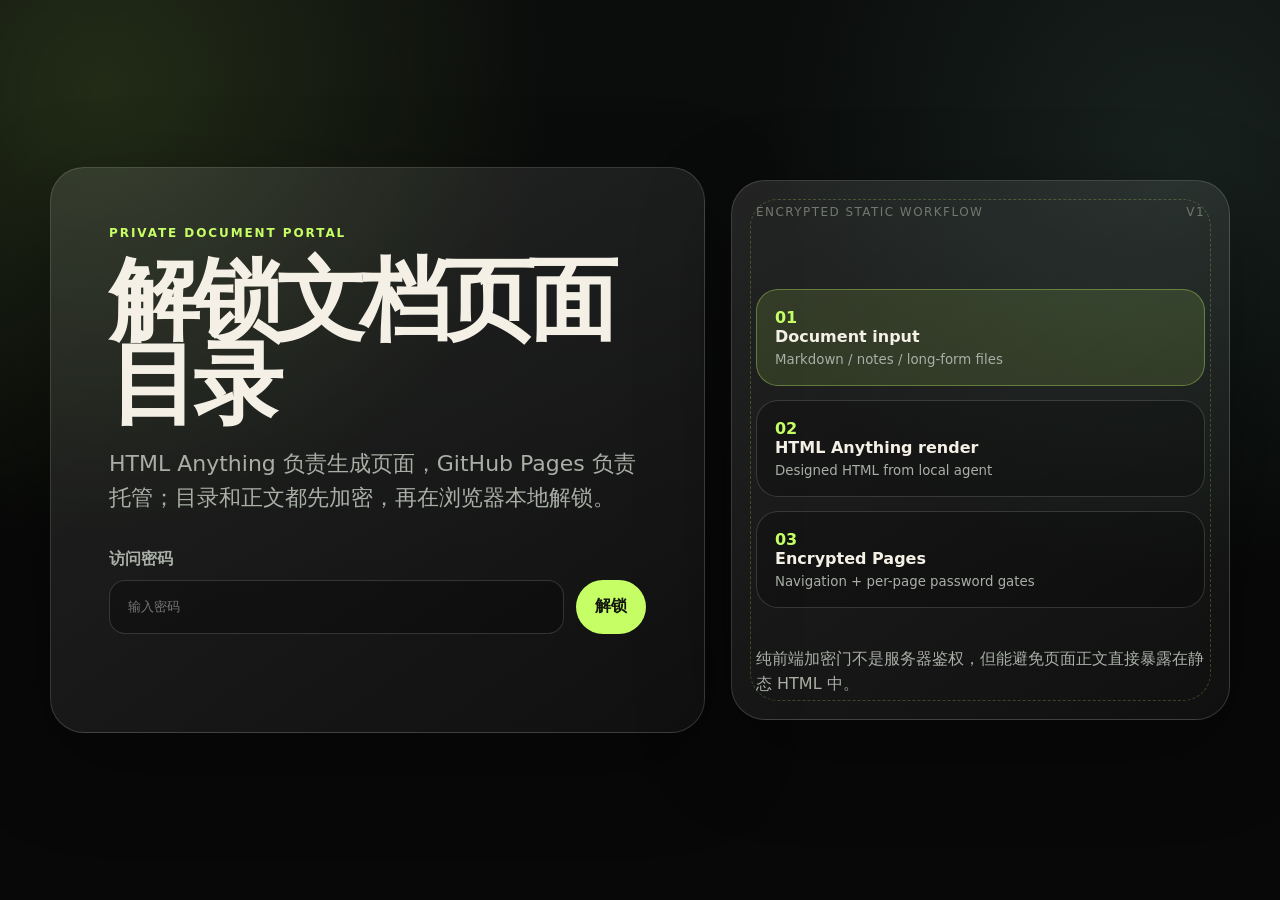
<file: index.html>
<!doctype html>
<html lang="zh-CN">
<head>
  <meta charset="utf-8" />
  <meta name="viewport" content="width=device-width, initial-scale=1" />
  <meta name="description" content="一个受密码保护的 GitHub Pages 项目网页。" />
  <meta name="robots" content="noindex,nofollow" />
  <title>Private document portal</title>
  <link rel="stylesheet" href="./styles.css" />
</head>
<body>
  <main class="access-shell" id="authShell">
    <section class="access-copy" aria-labelledby="authTitle">
      <p class="eyebrow">private document portal</p>
      <h1 id="authTitle">解锁文档页面目录</h1>
      <p class="lede">HTML Anything 负责生成页面，GitHub Pages 负责托管；目录和正文都先加密，再在浏览器本地解锁。</p>

      <form class="unlock-form" id="unlockForm" autocomplete="off">
        <label class="password-label" for="passwordInput">访问密码</label>
        <div class="password-row">
          <input id="passwordInput" name="password" type="password" inputmode="text" autocomplete="current-password" placeholder="输入密码" required />
          <button class="button primary" type="submit">解锁</button>
        </div>
        <p class="auth-message" id="authMessage" role="status" aria-live="polite"></p>
      </form>
    </section>

    <aside class="lock-visual" aria-label="发布工作流示意">
      <div class="visual-topline">
        <span>encrypted static workflow</span>
        <span>v1</span>
      </div>
      <div class="route-stack">
        <div class="route-card active">
          <span class="route-index">01</span>
          <strong>Document input</strong>
          <small>Markdown / notes / long-form files</small>
        </div>
        <div class="route-card">
          <span class="route-index">02</span>
          <strong>HTML Anything render</strong>
          <small>Designed HTML from local agent</small>
        </div>
        <div class="route-card">
          <span class="route-index">03</span>
          <strong>Encrypted Pages</strong>
          <small>Navigation + per-page password gates</small>
        </div>
      </div>
      <p class="note">纯前端加密门不是服务器鉴权，但能避免页面正文直接暴露在静态 HTML 中。</p>
    </aside>
  </main>

  <div id="protectedContent" hidden></div>

  <script src="./encrypted-content.js"></script>
  <script src="./script.js"></script>
</body>
</html>
</file>
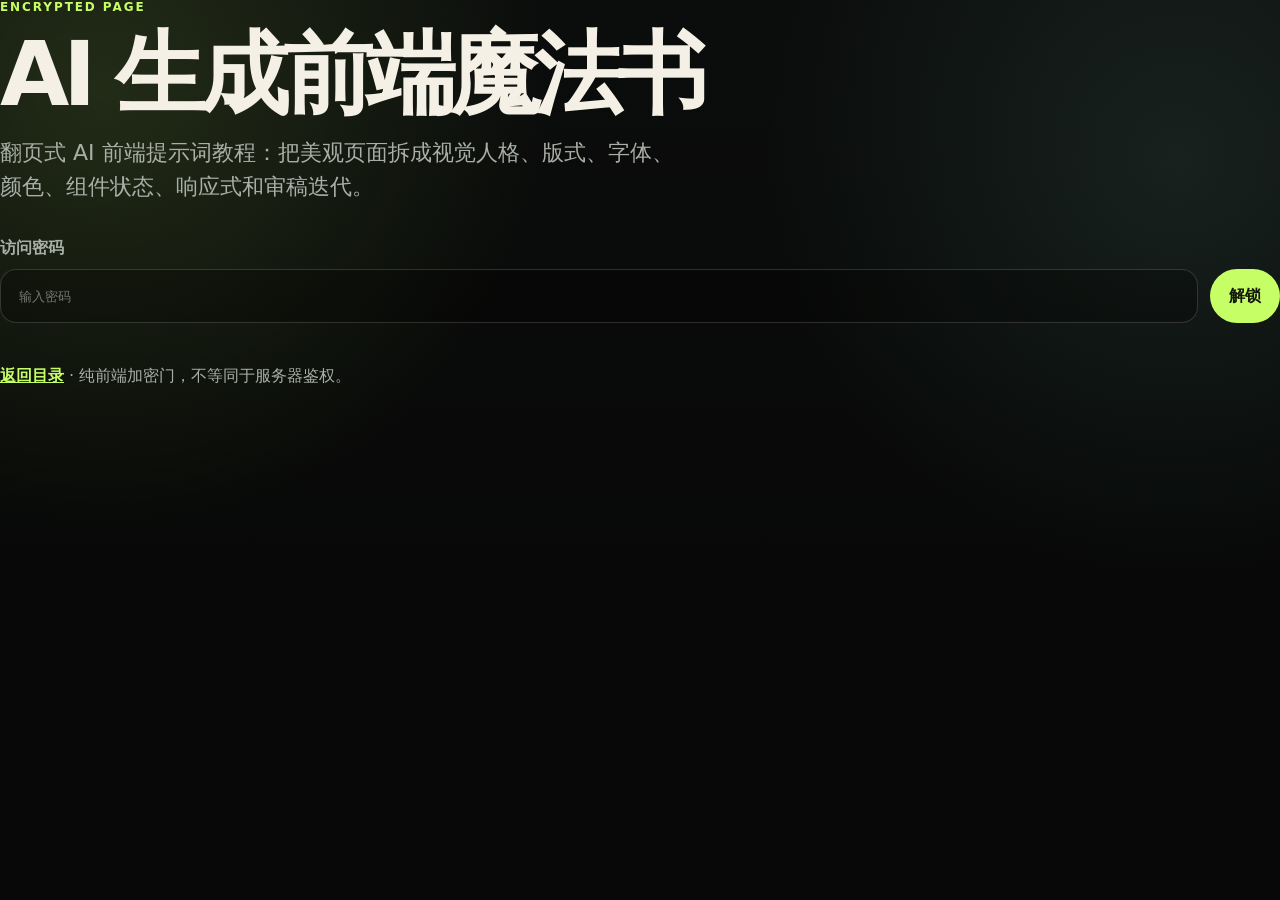
<file: pages/ai-frontend-grimoire/index.html>
<!doctype html>
<html lang="zh-CN">
<head>
  <meta charset="utf-8" />
  <meta name="viewport" content="width=device-width, initial-scale=1" />
  <meta name="robots" content="noindex,nofollow" />
  <title>AI 生成前端魔法书</title>
  <link rel="stylesheet" href="../../styles.css" />
</head>
<body>
  <main class="shell lock-shell" id="authShell">
    <section class="hero lock-card" aria-labelledby="authTitle">
      <p class="eyebrow">Encrypted Page</p>
      <h1 id="authTitle">AI 生成前端魔法书</h1>
      <p class="lede">翻页式 AI 前端提示词教程：把美观页面拆成视觉人格、版式、字体、颜色、组件状态、响应式和审稿迭代。</p>
      <form class="unlock-form" id="unlockForm" autocomplete="off">
        <label class="password-label" for="passwordInput">访问密码</label>
        <div class="password-row">
          <input id="passwordInput" name="password" type="password" inputmode="text" autocomplete="current-password" placeholder="输入密码" required />
          <button class="button primary" type="submit">解锁</button>
        </div>
        <p class="auth-message" id="authMessage" role="status" aria-live="polite"></p>
      </form>
      <p class="note"><a class="inline-link" href="../../">返回目录</a> · 纯前端加密门，不等同于服务器鉴权。</p>
    </section>
  </main>

  <main class="doc-frame-shell" id="docShell" hidden>
    <div class="doc-toolbar">
      <a class="button secondary" href="../../">返回目录</a>
      <button class="button secondary" type="button" id="lockButton">退出登录</button>
    </div>
    <iframe id="docFrame" title="AI 生成前端魔法书" sandbox="allow-scripts allow-popups allow-popups-to-escape-sandbox allow-same-origin"></iframe>
  </main>

  <script>
    window.PROTECTED_PAYLOAD = {"version":1,"kdf":"PBKDF2","hash":"SHA-256","iterations":210000,"cipher":"AES-GCM","salt":"9xeyW6vGeRsYq9cEoQVsiA==","iv":"8VAtp97Rbz3tkYZN","ciphertext":"dZ3gXd2FCu9ZDJZ7i+h3UUjGOBPSaO1LLl6ceHfOw0c5fiLUwAR/swD/OMqOeckcR0HRjJmxZNndb/hylkyoRU1ZIf6nmUHaql6yrKoEniuzGMDZHTRspK2/xMmUykPGc5vg6a+bkdxRcsqMBXGumkeKZ0Ehn+zmgOJFN+OmuWDTXz36+FmLIo4C25+12siWJI4xcYe5LINGqAF12MHB8urR5QJKFSJc594RUeniZMvDVQTNjDptchMzXzP8LVfzeXoDVViZRRrlO0acy7va04F++hIOJFgjWrJlH4XpU/32UBzOrWzdez2GGPbZMUjtw5rh20MrLH6qs4O+yJJc3hW9qu4/wt5Vf5ArvU5r3o8iMfbScJewr0OWb+RWX6V6Pg1bC+VldIFrVQzCC1ADBa19jEozhej90k/ren4hAqkgTmrcmd7+4zsv/motLDviD3z2yGvxR9syoreo9oKBNAbF6+svc3CAK2PpUQcR/[base64]/I+Q94xsm2IHlXAfmaj+RR75kcmZlAmoeBu7L2Vhbgd6s90o4kDJKKMIbG7v5hpw5S2Q4gyH95hQCD1UrDYWvuq3kKhJ09Vy5z2J8X4ozM1SOtt/8rp8Rh5x8w28sRkKU8xxEfgscg3RwIzNm50bj1PReiiREG+XAxPPZL+Nt40audLILQzJYudqCvd2yl0JnNQKbs5ZmqQqPxsorFiQa4/aiA8ii7GNa7j5B/0W+oxCl+JxuK18pFSZCNymkXnk10y6O2zbM/wNXLAFuLKVfRXlk+L/n0QwT+oCWzHDuTvCFY38LEIq1EcfTHdDHLQ4NhkZ4e4q3MxkqCREgNbJkzTAmYP/VVb0g6228TLXw4NrR+TPJwnVxhAh6bMGJ34Qz0RcFeC6bHgqbNkwr51UG/G4Nks95io4KkU2I6bXUJTtu0wU3hd2nWu4gaaQY1Ib6jBtQOwpSLnYgtlTCaSlnsAkN7dqEmYMn8FhPsZcGrXoxIUjGsNF0jsMXFszi5CeJf8fqbFQZYvvprbcA/[base64]/P/3CruaE5OeC7iGp++uK8Buwob0Xe/7jqjMBexq29FYgnjJ0wOa7/9cmb+V12Zkl9FYrz7q8tt3qNgzD9ceSAgAbfgagOW/YvkaFejvTsYefJFtr+NJawBUAu0OQl7hCBDAl27ayN/H8E4Dnwew6DW6oeEnaudsMvwFKKSBn76yRFEgBmcZJh+7RtmTVFrraq3MzqbMMJV05EpTTWGUjuDo5JvawinNZfP/GfX3c+HuatKOnt2aKlwm8M5nwaXzzIt73g/umKB+lwzf/XIQbI1lqsYp3HJofuyTSWqIJ1tfZxHmVuBmhEGilh1F79Rp8kuoTKebZbNjNdyd31peHjBmvrVJBVOo6zUTGYkpOY+Hbm7W9HUlZM5IuruVz/4W13rulR9Ck93mES4ScqH+w9V0JGCfWXGbuaYYlJGkaQCznYI2o4grovWD8njDx8ydHd/OaAPjQtqdDX8egJHJljga8OeNDGOUxKtFFKimMVc+9P9C+03Kc73jEJCbr/TePFuOjvfLgJLyCnhBiI47WRFQEsl4SAq5bJSwTq4w8OphTduUJxqbRWnFrpnAOCK4+iwtUH4wZ1TAxNXMBtv7U/R+DhizWssfCB7/n33cRhEQSJkCZ3vvpAOnAtKjpx3aXBF+wA7RzcSGh9JiG7FCu4ND8aWxWosDvwBiQpte3JXauh2G+i8nQmtam8NlEB/9OGNwf+YvlagFoyW4l63oBa17D0JfKbXRe1IXDif8E7aMsokWgFFBI3M00qxcAX+kp0rPcZV1lO2WGLabsxBk3vurPa8mi8SjPC8kBVkHoHKsk0BnMkeIXIJ494qjI+xUYCn+heOw7UjMEEw/FTKzXYEr7iP/Sk5gDiXexKsmdVUYsFbiD5wWFNgZFqGwlifytNm73RgMhdtvkk+V4uQrarOEeV7M8S7zI4jtTpMNVO9Er21iVqBCx+P4iHRHz0M4tu7zWraHbxWPUDQh4keMDlxbuJwNMM4CNdtVjQtf5Kw8dAmnorPcM5vltRrm091/Qv2CUAEwXw85nTwSeGivO5RHX6i4iqQ81bknkbJOR9B09Q888tONkbICOIjg9Skc3sSAs3KKkyYaD1FKCIdrDToSzs8I86RBzbYqkqDT7JLahW1oLS3gjsLX7RR4kFluyFuxWxF8I5GFhJm1HlIytVJVfSjspUsTYK5LuyLYAAgB+4fMyk+NQZF2ZxG/gaR0X/POyL1++v3rrU1nnFcweKMcNj9KXZhGYbTxjRsNERWacGoeXXl36VIe/Zc4pIRGU/Dv/ZA6co8wDKEfidSell5omLSLKKh1T3LoyUjzZ9bBE5qMt97z1XaiCvrMFuWO3X9Z+MWizlQhfLbzcLstc6NV84Ca34JbB/hlZAQl7f8gM+/HMrWz43dq73tpcByMI/Ahaxc6+MdGRAc718SMyeFM5q10D7cgmmcYZaaHoM2ist2bBo4OWWJ4DmJo3Z0y1+PRV7KXijqmHekM0D2ljH7Kp2z6AiBeImOhik5+XGFQCv6WlRg8SPx51Jylm/[base64]/KPnpIm8kP4OR7Hyl2mNxsy9Yic2MbsOOo8uvNa+MZ0EAUJdB+n6B3TA8KDXVBFBEqZwSjo0ffaFIEiWIWgGW/ltLkGNLyPb6M55eWKqNrTm7Q/eNnxX34gagZIOFA5i6e9FGrC+Ir8zcisismMuwed1fFIC4O07Fg2wmj9TF6/vFaIR0iOyGR+sKJRTB8E45EXeEDaY20qWyWr+CVW82R1BE5ACl8XDQtGpfozXdIUMktGW9kRt25I6+2V2CVfRRALDFDsxp+BAvp9KJoR+vO4qX8HQbIoh6Oi/BFITcF2N2jEXdT7MfZUbedGhnvqJ6Xlfb5DVA1MKcQOBzlSe568xqrp9k7/YwbJfB3w8zue8JiH1e9rIKcFJW6FEcXOEjLp4g+GAZchbK7I2My8tSf49hqZppYvlpK29WLj0Fe39kyBswFVW9PKTP2DmR3ZIJM6fXORbS/3JjtPebNU8A5jBfbSoiV3Aalxvn8jj2SarNwo1jzJkKEmA0ueTXC+frZqafGs0EmUOaZ3MXG1QT+78eh2BZpU959SwXcAMycS0eYMbYEch+SaL+zxVhQFP6MVP3Dk2ChA4U9MLFsxnCpdlXAPZz/oWMV6BZJ0j6gnC3Rax/6JpAsHatWuuHAJP3jJDy0dcI3FK3GLheH8ahWrHb1zuhNADBRegeX79gGjy7HmeoNpOqWicKhJccHYLogRP1siVMbVv8bVYgB/3hygTxZnZzK4tiR1V74mh0KY/tjfQCAFoiYXtgxfxDx8yUk9Kfulv6hZeyQn2NEinLsCdcY1VxzSMmJ6Vkvh5FjX6Rl7Hook/BOVa8e7UxCKiq81uIsT5ubi/oCJbKDkVWU/ozDEhgF+iAMgiBAWviDLORhQeQLfNOl4xJzlwWrx5P+mlhWVVXMlth/HDktPDZIvUi3qKMnPnMHDeq4dwUkb1ClrOrr923+9ZHVOVXmGgYa+1hHfl739vMbY8UujKierdQ0aa7F5zY09Xa4VoXtwxPFFtugFzaPulVamUF952s8Shx5oRGOXt9xnim0Eq89qNSoZQ/+NZfJqGqtADyTsSfXfdxdWQWGV3BBjnUAIb+8U7Mgs0qra6FxGezfMOcyek4zkEYNpmdTCmTkt87sTI+CoM0M4T8p5PnXUo5Htmd0Lb/EBOVdSnF/[base64]/AEkH2XvibafpAkSVREpi4xpAOAzuXGLn1uHHn04H8ZK7ayKdqe+apcpwqjX483QWzshQrbSHspeQE+X+BTP9ml6pNx8SO4251N92jzQK5mASdifkWUZTyWh29YiVoA1b3h2ggU4jwO7RBbIesl1bngKcwQ+7Sr9XRRklkux9LKIjw/pqKk8H5if9WpBp8MrRswL/DeVASRSM18N68o9kZi0tQkIQnuQV9IU0JgKxGTj5xwqVMRE87IbyNVotCcnXiYGNqgIRKY//HscfWNCF898l1ZD9I/q9UqzOOt0DR2pFvefwJcOfONZ/clmiLQdn8UcvoF52tVBl8DG4ZL32hg96ceH8Fl3ZwLDCGEBVuYL7Wp+CrAPbCf0hZEF8fZ4GF37C7f573P2qaFd2SH7QTLyM5ztHRVsX26Cv3MGXtGR40aaxyYYtb1Ei7/x1G0VkXwU8Evz6EnArb4qe3FQ+SfjSHJzNpqXq6vEgdFzyFNNW6ASL4zig5iwAAr5duOwR0/cLqcym7rTImC7QiJHcmNijJ6O9LKg8Ey5Qj/hHFkQfl/ybEpR4aHyaNK7sxq1yOiJD1TB4FO1enbV4LZCPgFd3DBvUE5o1TI9Zv74NjN4x3hK3kwDB46L1AuDrWQMPgcVhdO6vVyABMjiWAHERZAaWFn4kfFVC6CXSiZnJX/QFV9Rtg1yJ2A5CwTOBVsP2rBbtAjomCgegJ5tah78enMedWxQuALYqOgdANMNX6tldSS6BnNhGs9bAVA8HmPiHxD9vAmydRFzmu9FHl4vkY6uZAcvSUp0G5pwPisgNKvdW5oPsTKK9nJlirMeq54nJLCQ8pbj/d8qt+A42ef1cdf4NQ5MMHvJd+UjKcnrlrBNwXFaASnkTOPmP7iVrvuOJD3wjBzhntWjqaeDVuCyqQ5iRBG94JlzwhTDLT3pCJcSTOpL00OAym30MhBG7ffYhttDc4j1EBPa3jCqklW/EaUQgUtlEjuLtTnonaT1qUEmJCbPqdnUsLnUV7V0R4gzU/zktb7jyW4mGcKtxsCKe9xu+r5JyeRV9O/kUOR7O6vakCu2BcgPJmTCBaTe6IkICLR3bivMKKaGXwd3qFXU6SRqQT5kX2lj8qJZkqylrUbpFEfvuU31TX+27Ax72DBm+Ozqeb8N22dwTuM0rZz7cgjmP7HiJZdhmDTwWaWbZLo19FEQYkNmc2HEBSSff4Xt19v+XZduOcnJaxA6QDpZSox63+Y8Ffjgm/ey3w0DzfniHWbjRVgjQDIq0TdyWPKtissgjsaTuc/RjOeb5gRAOm3HdWN00F7yxZ2Pu4yTHzk+ERJoH097/I1znuV4g+QYKsdzXhgo2+akri1DEPSnl8E/wr3Fxk7PzhILZ+6f8bSh0RbIMipDDm4GrVF294bXAR3ZRsOw3caMWk6Nm8xpfFYjPgBS0Ji/B9EYc0sZKuFzC8x3PeL+mAsHr5COyf5KuehrjGOIA7BNVgEtCnhrKgHiowti2TntQGxYEnx0HCs/DmmiyLzkodbxhberunODDd4XwboGZmpOX0qknb8xZ/IeMNVYcIEGtLyMeZQx2QqYehBn10AP+m7wuPwQj8/TMn0vxf59mnMcRYdw6jU3koOXMaO/bK8VOeZDvjfch1R2bMuzR7VXqao5fozV5eXi7sxj+T9WohMi4Ua5d8nGraBfK9yxFXDjP8HCVjBOb+8LBDk5Mrjydw6T8mLTXHCnWjz/2u8A+DIghytCVGgOyfC+ldG4x4AI8PgbnigGJo1jjJ3fR/OrysL05N3XwYFXy4gvY731QxEVakIRI5GxuzxiJ2M+iY6WBlSt++Gm15xVqjbc/DVb9AqCVxQRrNMX0quXvPVwYJ3yUFC3wwuL2Sn0vr0OPY1FNj5lnbHdGxKwebxKNQfmgjhWLxtHOgBITm5sqsCpcS4WBsoQFldMkgfLXwC6jLi7yI2ApHT6iat4LnfBZGA58IqDa0p91fN9UojtP4nQTbS9B0UJbnmzeXlHKjQOD29bIBQCM/LDKFn4xtnCbDvv+65MrNZo1AoIPy4IJRJRyVyqRusIPNlq6V3f4kOeNbpVZGj5Y3/Q5ZjcQyezPVuX0Sy1zY98cGD135FlSqzTHafvQMFudzvUsFIZ/Pq2RJqUi/ofg6uBiX01P6Yc+tsMsMbP2vbTK9ZTtQ9w2PsPIie8yhgGww0zpfu6OBVlHJRZLj4hi8yvlmP0HzXDyd2pJSZLM9XUvRn0g2WLDjaudNxqf+YuZpFZJo6hVC5QwYgS9GjkkNiCvSS7/h6mRhxPzC68ChJ6O15VBoUDmaJKZHuo3auEZfm6nMOuBP7/+bHcFa44sJ93LQPb0zpPT9jd0ScVrafi+IjqcCx3JYmTPTX6xQAOjCmB8HjWSU5iyc/2pBU+hI2KeHeYDc3PVpQ43toCeq882B1tjHwpf7Ur/g1g6ILqhARu3/RA8F6H1fEAXqBrkjSKdD0XkCmWtNsUaCjBs4y9UkCBhU+ivho43vXy/eDDM40WRvZt/HjkP+q26zzrIMI7tUyyK9dVYc42qmP7wFIxado1STCHMAHZVg7jPOSOlT/54MBOPTlHaTmYZpmtri/[base64]//FoLX/[base64]/FqXCeMb7bgakeQqkjXWqj5B59BDAsS6jyb7wVcWdETATCpBq53Ie8ZE7p0NwljFF7HQL/PnpT9I+AuxNtyVvGuwhPM4Vx+W89Z4UfG17fZlK8jNPKKRjHp/mspjxch5IqNkV0oJ6N9l2vVUIGxF0VjDxoo2lqlNmBbylOd4ua9sDUrhXCPxmf06pmWVVvUMCFuIoODaMXG4DSjjhCvCk/VfK3eZu5ONhT2fiu31/j0tDFyKuG2aLpgyu5Pmq9fIQVelnCpRq64FVGzBC8yoaocJm5lzirsQ2bsdmIh9EKEu3CZNzvl4kXPNE1WKmkuUlQhrpDiDjUdFIdiwjopFmiYmj056bnZQr4NHuWkFLorDlcATUhvlus5v7F2/opN16MgfNuLevTL/Y+iNEAOuqditKYIOkkAzSrdtYz7pDLpQREkwgLeW0NoaDfrowi1qTs0nqcTCpcOG5Q2SBu2fVvGJrViOk/B3IaiieM4VEMaGH9gRQgxlOfj2UW7SCoJGF9T4yNLGO8byOPq3xnO8rXMuK41mBohZpYFhGfgLozS1j5kQwIbKy/iZ8ur6KDibDHEFIHp6oqBGJzRLRBb5wt2GohE7PhoKk3zVq//Ob/KzGjuWXgQDzkt4/0i61UYh36FdkpmjNGvK0UERzwej0ITBAcXd0O7sd/KQXWHkSg1vyPcivf7V75OLRIT/fupoYyjNLTnejnVgp0OXJ220nsSvJl8vOzajakG93EHnFU2ic8df3UFXW0f62d3B5HGPrAFxDizUA8lQqL+iUcJlN/w15oDnbEWpCI/YpfxjZlDRZ9VArd++ECNt582jMHysbXyOXVNPeAo8df3XRGKJMKhEebF/CCg8Lmm6S+GrC1i29bwrMu36/qvf6HPAmWHFu3QV53bktNtwSuCF6AUI4ua63gQbbk9DCHm1t7Zc6YEzFEKrspgWPk5FPefqRzWz3IgpX6bbxPHNRkdWnkXGOB8Wcqm6UPlcUQ2/6TkwjX98GtlefDAjxSWUFnSFr+HjpsS5uQsOgyLSqn2XBJWk0+m3WO+r/MGA+PsdHVuOfRQeYMyeS4AXVubpw+XhpJJN/tICVAXLMANq8hWXTg9RSZMvWCU4nrcjpcdpcLWJgQJZ7rivKdc7J7IjJPlYD/lXjbH2w5rQ8OVdsGoi9ssxHUup5/AVf9n7lnt7bqIdzOBdAs+BiCtXx4UoafaStLPa2yfm4EJLCVqx0KzoHev66UR8SlRrhpLTzmJH/5aN49a4S9xFhpeSZsoX0CJduxd6dXE0vE08o9TPYddNCv1rbfpz9aM0ndxv9u77OQX60Hk+/RQqevLzHzdPMYoq5OR8cuxjpDkgDYdpJcXKBjEHHGw/WV4fYTz/w6l66VbYf1qYKXSve42fmNFMOrD7cmPqNyU+ewzNzTFQ0/cTOmDFI1Z65YUOHO/IJMnRcEL5wXzXjzJgOklGYhoePiAl8yqOIpvJUfZeuTBYXASAwlLJ5aE20/5OKNSHh3DRDMKIBW+UJOPOm2MFrsx2I2j+TxEP7EZUFAv8+Jnq7Vtw1r/iqOb1i7y31s/JauwPaHzBwW08bmvkNBLZtZmHu+bdWqxruHx1WVh3VPFOV0swxI2KKYTVcIfoFrkbq8GhZoQ80vzXT6u7EptcRp3hP7PiEWPxIhGlKwRl+XwOaYmcrXgj6ho+8ax4djT0bWSPuSw1uBVM8tfw7Lvxx0Ka90MTLuluzIibREx//stEHE1JwNPLw5FzUNJykjY/EC4HUlh334ecMI1juWSH9568Lpw3Tbje7jURQzVikvhjiCEDwPRu/Z4z6Sa/nyH+jjfTkFo1+iR2DxJ+xsvq9Bb9mmC1W0MnF+B6ELPv0TnaHEspPkVqsLd2vHGZ3uzXk++TaVbOvEtHix2ITHyK7ffc/er1no6ftDmCqhwyx4baw5scRHZ5NOL+z7Moj5nS5nje1My0v/Fse4ajGI5KnsQURVX7NhDGnnM/RXRFIwyLcZfYtWZiznK0gGVatgCyWanzSGrzNS4MKYCMSgxTW+58V3e0GOP/Nkh09QuKTgm4Y76lJiTfQh65QPbu+Nv0UFO2oZCdnjMCUl8FPZWGOcpS2gUU+ErIu9MRejTsMeKidFP+291ljYfXa1gYk0KfkpyxonSxmDuWF6ouuop2gsSj9zgQuGxy28xhe4/C9KDU2pb13QGfAeMnAYMMtDAoX5x3gZ1Tsh6M+xX1Trz3EKWONYlbl/TTG2OUIWLceHJkJyRPUPaS5DfoxOmNZeXD/5klLIdeShYITMKpHjQYzgT8Md2yryFtULnYJwjl7NdMJFtWEF0rPeosMcXANlVxVFqpdQZvy7mMqQoBA02vNwSmsQFf2DuTsB+aVqAkcYUzhJzxC+aZ3aTzQF5bJlPMnBoT3XADwOnYbKG+P4PkSQnovtSX9wtBAIWpLVLl2guX/pRt/yQLwzSO+p/wnQjXQokPSBq/3ywDu+kExeUSZrhIfNR6rImZM5gQj759VPYcQ9kt8IscCJ/[base64]/pqV+AdD1GRMlFTTTgiQKOoqaGAtVIfKshiaJFIwXuKVbutpGzjf1tlQ2hnCn9R0gO3+FIXmF2MT3HZ0cKnN56ZocKitk9CTEu+GYWZXyhkYjy9xDMticuF6g3cnKBo5AF3sXrMPO5+ecYvH9YTpBph22nFnRXFtm+/UsMV6Xq9zi2jNrnHTzni742GjThpUfHGDTbP+llRXunwbelpTnlQAjZ+lGYgwUDK2Y5qBZN8kt7+7ywESQgAlZ8yD3kCftYb3fiWUEiNO8U12teoCuu/3znvRQ/Zm3u7QpAaSrd15L1JqkgivFctoFJQmNbZ0OrTyQSTGnHirEGfRp+1KJIjfYQMRsHG7nGNbJngH8JrJBGzdPwkVuoACWRTsVEQiBiW0cR6S0IO4NpMzjB1PNj3vmmoMUSJriN+T6tJMhlnKQxWIL+SOkfGunN/smoJXdXOw/EAxBKxc2Ie2gPAz1vjMcClRSw7vXehf8LjMNAzAEdAHHdAaGh1nsythd0/0IAr2LsCfnatyk4cobZhXJY7yYTvgcn4Ql3xirDHGKvZtQfMgk1nDt6drVh3DjQgOrMlpCnJ+rRjm9O5XjEvIQoZMMIvQySiugsOA6bXo++outmLLgcjkTA5JZWHvzQQTk3Epphg5pj2BdRyiDJZU+CaCSLDN/LcRuKIRJkVCuDn+PIjUk1yFxgeuq5jr+3VooRw+xjgXoTprXILQnMp3shDE5AfCBARAShVDzLUg78D6ILJ8E5uvI73u3qw/Nt7OGGsiCqyKWuxiGuhBw7fh2hv9Q+BbuNfpN9Y5Yn5AMssR5nkvvCQM+kNGO1NmOzPzoV2Cf/wA/CQVXRcZwoqNJLWGRIV6AfK7UniuQojajfGMUqbvgZ3Ljy9aNbhVljjxobG+X5DIMMYmosDnMwOavhZ3cvWSluKMB8nmJZe+Z9ubkx8RGDuNPUbfkjL990ohoN+3tTx+pT/ZpETZog+JOzNwOeHE2bom/nHxLv/jfCQ7dXfRjOLqoPfNM3dZCSJS+b8aXLSh+L/jF+pobjtJyBKifrs51hFMhrFTSy3/v9e2hp/k6iRPQh1p0LEBC+QbyfaL0pNbqnODHIHeyePmt5Oiw4Z8DpdJhDjBt/355ZFNjA+amzVIFz9zSVLKX7/+rWFdL6siyqimMx6MXb2/AG2aDUv4Jgcm/IdYJEP8c8kmhVqzXcH1WRhRXgh9KE4LJB0wwmtD2iYsz0mI8ZMpmjgvl4/vIN0Z4uLhbSmBL2xBQb3JFyYg29T/utQJXxvlYtd3V4fQgE64Zfj3CJbV2JOU8TOUxoMahGCc8x+Hh5aTiq0RgWUIr2mf7u3DUXcxBt3hnyx6C4P9N2321bSbM9gnR7V/LYBOHqegugRbn2qtFYJ08YRwV0zVC7evly8716VvPcDVecDBAQPzRAfgLGLh4xo24zL15As50x6bG0+pMK7ew55HqVq/umS+uPWgfGEjNKQbGf8TLuRFPShfQ/ozBoRfhnLQ9onT827B/[base64]/loUqNaULMqlE8q8bWCXKYVZ08HVGDTAkTW6lwdsMf53b5O9DTAiBUyeOpS0gykXoQd2mxSnXowkZv4ADhWPR1A6t/B4rsuFVs6QEQjetAZ+/vpvAqHrQl2RGZot/kCfMqSRFf4KxX/Q3kGjot4JwwjUkhOnkrNZRzdQtaeqNAE706xaBFSUhfQqsih+gF4alI/cHvJVARwn1EpKp4QFS/uqqXfxvxAphaD+Wg8LY1j8hNHWXR9QubHjqKND+Lvtdafgr90wixqHTqvI0J/JGpefQR+S0OwtacYQSAn2qARdirokztdQPOhdgu9QQxRKvTfpCWzU4gbnRmXazFsSb9l789FuzfDAy7kyQ/rNhQ70QoJWe9DkoDHq0We3oPNE+BQ2WF+wI35cJwLsJf77EAvkIKDtsQE4XDFyxNC34XFjYWdi6+1FwroA3GvFOkCjLANNEoNpn+BJ0It7krqd1A6rtJHJyJ0QYKZNQv/[base64]/u0Zxbd0nAyrd4KaBGunLbTyezHDaxCSXfvnEIj5SzpfBXMaO9e6vzDYoyvjrLcGhGzOm/0v66cti/6g51G3zajIg4yWNGcqoMdc8HDPc8/jQi9PGu5sgrbTisHHkB4OdoXlwe/9kS9tQ2kU2sN5T6jgNpw/Bx+8UbIKEAro9kZ87fbS9V+hL79Al/qFhTZ3fw1ed2Lc/LGPLF4ExGuWt3aXV6ShjXSVXB0Eu2lGiJIRDVjWtj9zSj1y9BH+EAkwr38g0nI0/60pelsjJ/gKb5XZTHUW5/img+KxZkcyS/w/5UX4y3Qv0499DCF5MlJa720LYRhzKgrd+KqL6WdtTobTGAWGB8DMhPxlF7QEXR8KfH/buGdVpktqtYu/gBovtBfAxcuy1pmx3UQhKIxNp/ty3Jq6oqLCGa7SWMwXh0mxGmI9lXJOiaW5r86ULQx0ELpmQcBXZ2wNrMEVMj4mvi7FoGqk96cVCkJ9IPn00tEq+Z7mIzgq2Rj0mfcDdeXe1RG17jB/VZfO7nsHhQyjOsadT+UP8fdMDluUlLGQ1zLkgBD3a+KN7RFyBFXngbG36HRkEygVCExJddVBr9pTfPB9HHZwnlmVwKX71wCs2U4ZZBGBt++DuC3phLQgF6ngaM5TRPc5vPgMXPvikkjfvsCnHtUYnZLTpMVtpbF1EwmXsKYUJWrP+fhLDz+dTKA/A2T51a/[base64]/5nsZsC7hu5NhX+EVm1VxXQKHuVTn3Fnzas/kxdI5V9DNCgz1iBn/5TdE1HfavI1tsWsEWqkFjoMVTHSpm+klPAX9e5woryDwf0CTQhuLB+Yn4bUMYKDT4VI8BUm63J1d0UAsF8fHO8gENdxrAAjeJa2LLatPvC3PJ24PV7EXmDUlCjSID5j331wP0Y0FQhBl/rtLO1yxzXKoZ6RFQV0kzVVCZmcqcJoQYGai+VfwRSSA1N8BvjPpyeniaLb5qI347q64emnTExtA4ITyvHR+QSvmSS7Qt2tOmGVVX9CWXmdUQXfK66I+7ozntTAmcCCqRG78KPWlUzvDv1sCWFljG4m33mTNcpabGk4pMK5Fa0xDxZJEo4FhOZkKTzavHLMCz/qDepzgRyxD301aezZomCuxP//fWagwD3OqC9W20YGzHKqXgSYyEZwsSjv/TLr5zmMGEffN1YyIrEZ3tj91+AzABTjK3/EwwGWC4U944HK72yNDcESjbB8Ck0LgkOqC6nUm6MZNqQ0UVPqtdhC+f2lD0Ujh1mWue1U4mrIRq5AzvpaTc8mXiTfo2tNzKLUMDMBwfjGsMYN53GRH9QraaS/gM0l+xRQcug0+o2aUajAZLdQuvlRfRu9QhWPpF5E0kmK3zxJ+Lfy6NOGzHVCBv3AOGG6QOmshnacvQMiIR4E53N/bPLgXLIpDfPTFX+w2fy6N2WzRfhQaFCtpSVsy5xyABISyk7xvr0gUpl/c9DO3nR4mI3vg2Q5As3x8az4PqjetEWVSxZzE7WTJ73fTq/aDZakq/49UT4dVE6Qx5nDDXdId7wfFjEw/SqI68ygLTL5mc4VyBcC56NIV0TelH/IUUIAU0kV5HsoHook1qBuMj3OdyhVEQey/KnUM9smbSqM3eUqfzPqiaFWosYUakn4W8O+TZ7nnjtGSu/qhykNYuIWmgblGuaaJj6T/3jRynTtL1y5chTx6y3XPILvC09+N7swAsXa8WzFJ1lNI1HTVNaxTjzFQJ5LMNXDrHUo+tSw94WsSW4JfCAXPxvEoE58Xxc4cUjX6ATe/8rhO8YoQNYNravlnoJyHATYpPXb6KZOJwIEE81LBpsftAPdtxEnaulk8OFv/3J0V+2IKeisSyq2bwCiue34e8UMTfOwrkXJpec6m8sGly1AXoKRh5bKbwgV6RtLpCs90jCdDeRjmCsj/cVSs1ewEcgnTWFX1Y662Com9my6+ed09y0hpB5uDDL2KOiYTVnsqxnxJRKi3+sMZJAzN4xfvl6f+YL3EF3d//Z73W0XonpGx18jub+MluU5e4aazff/P2hv/qtFRXVzjPcuetMOMdrw7KUUxPPe8HPuhbslreV+C6ayBA2C+AgfXD1g4VLk1LImnzanh6PT3CM6s6v3ynCNQKNntuCCpYkUGhEFEVSp227UO4+vTo6AXt0f1qJPa/rvirFxMrNxBGGtehp2NHLeLvQ0QFGt9RT4XFh/LuS61x9wKZzHRlv2SHINPT1SiQEqa2b0uSC8HZRKYJKe4oKR/1WkgRu3qV7DTKiVn7WcIF+ZTwRGEEPVWcBinIV01jjw0Bf3doBK/H5ewkf61eTDadfzECejWmvECpm8MJQmu/fWhW1Hg9fIrCMMEYebJIYit0zEQ5wszBBHIdDYGXTFZS3A5peRb/L/zjRoeSgr93l+GIdIeEZLigr3rne+kDxVh1tIAcizV3nHiRnj1gaQfbwkvtqA39qOS1sObhHhSIfRIxYKnLz5rvet5Gz5kBJDJKfdixWvQJlhLM/uZ0IoyG9A9G9seIWlU7Nrp8s7/SBwlVeoDeowuX1vCdvLEDXXh+TiLBkjPIgpWyFZp1fEQMdHB/uO9uzdur2YljDcfp+J0JErqpWhn5ViY9z4M2Lc0Y7WWKDeHw+KRRzY5JyWSTdwECESeRd8MzE+dndfcgEk9EMXWw+MGmPwvNuJNCYm4lygqyb/lwJjTPnbjm45UDNq6VxQtSKoGjmORXWT7SDW4PBLAu8vOReXX94y1Yv17TH4DEWMa/1Xh2a6Nt77OsiziRTjgBPVyDXSDwd/EDNHPg+wD++PxpL4bzhqMm7OSm8mtvXyB2JJxv2SF9fvASj1Y6wCE9XMV53uAzVaGJv/XMQNxzcytqnheyBTD9Vz6O/avM0o5NB8ETH5gf8MgYt9bbvh158PcNPbSOrCLXbK0RypFIyPpvG5tFxI3odlErcQvDaf9FIghgj4NZom0Oc2Sy9VzFxUIdqKjSg6z3l+jxT4KR4LY3uEn2RhyyZFfjw0Jcq0zg4KPsFPZtoo1MHPzmRTcoiT1E1eNJ4xg+rthit2g8LruwENOltwyZK/OnBJ/TdsXp7wln/dmNvsBvU0oxxmxI8/A38Dryjtq7YcYf1WLuid7t8oPSu7v76Gkn9Cu4MNjqYutSiuCVZdxVbyTXMDZX7BaP2idKe9cRpzmW8hhRjrhQJx+tJDrDSEQMFGIk671cPqb61sgUKelCGFcz/ZjBfSsSNAASfAgrZQIQZ+1xprRSKD/IOLETUgs6y7Y61z+WvU8gomXC3KUI8RQX8tH6Cwywumbd9pKQ151o/lSFoZuV+0CB8vAeo5np3/ZX+zuYM7Qstb9+//qr02QItnjZ3JSrbLWW1S4zv+W3weFeBMr9wM9/jjOHTKzJkuwf/2NH6EqiTdUZChk6JXZ/SMsMH8FCGTlkm3dgjaf/499hGQlXc2thniipw6bJQZOJTdchbjQFjG5vxKxaNkqsmq60qDlv9SL8rsoFFnlwQsu5BycZDTe25IQw5XfjaJIXdz3w/4nOFjEpzEA9Rjh0WL48VHBe+zypywrtzwrGakcFfpKAp0G0W7nh0OYLqua+xeo6ynpif6bevLL5Z6+GWDjp9wwGhCz5A+uVik0tRg2dRTWJV9ZatgdkUG0zaDvyidklfMOX29X1BXbvLMTRipPm/MmN9lU6yKrBCygXgfa7/w4bgizn8tZ8AG/0TMfwG5/bsyk/w0+pavb2mAxuR/mZPlw/4Gck/HSgxYrMbTld6AfD/rHxidnOXAMqUnORJszg54PTH+Bq9HO4jU2eBTpoZSscGNf1fVarDccY8mXyjBb3Gv2kVRRJnP8rTf3kZ9mJSAcgBOI4TiPXZ7MSS1t+Tvi+IXqaPg+fV/IrQoem4hvpeOph+5LGZJUsqiVIc40xAHQklqiaZUNShRKYcvqX/M+CvI7iOnLz7msuW3LuQNEvUs4tZHM60yQoy2t+Sax4Le81xxbcBm2oqPBPYOp5qaMtUgS4rBXH1J495bsdSDkn98inR79gGvbmXSYgcjOr2Q1p1S2vdO5YxAF3qpTGUsDhhOBRlEAaZthEpTuBfUOcFyF7tmIVB/[base64]/6L3xPcEo6fgBcd+kgI988EnTXFvyD8Umy4+FKp/pQT2FM2dw0I37X2SdzrijDLAVVxPBboQyJToEF3t21i+fX0i98U6/k2LuJcd9nHG4OQdp1bjvy3/9G2E4N9agxLJwvL6ayr2SxP3eKeZ8z2ojt+HsWa5tvAn42mrFftuR/1/vIHPRoRrTcIngKXj0QatG+8Deqa5MCuWS5+kJwhvpfW9T4M5yLJCkZGEFWRjP+oLXIYY5br2+breo1Rb5dLsL/yCKU5Lyis6pKjtIwloq7gcgEkdiKHCbPA+W1+2vjPgmviePiLvv/osxuDRg31nkJl4o5y5z6Nu+FwVjGjA/[base64]/7C/tBNw7Z/LRjr2Y4jXRf86O//jdao8QgwOBWf9ByS3owGt/bgmCRq0QqudFfX8m0ZVmeW1thhq2XgWFthnt3ojPwjs6aOi8ddAANOxh14UvzOBohI5eMpWm0TPqIwcUN9Wu0J/LJWa3QHL13pL2kJHmhSdmuIbwTy8gFb4KOorYoJLK9+rdQisb2H403Gn6MBfOgwdr3hH8zBlAFgYgELHerLU/yVWvTzg6texlZEvcigF0ALw1qBmNo1jeij0GxgarLttGM74lGidPuqjA1ZENhsXXLuIFJlOJZep1CmSwqvs+0HFsK2IxoKebgyrpAbVorXvkZFD7WgCVIpDuV9GSajL49H/[base64]/XzsZEUBlSCWH9hAQ9ZZsichXsDr4JNY/bfsZ7s040/LUImPAtSQSnMTnesk9jzzUazpY+VnaDSA/SXs+mm+Q8vWB9S0cTn4E/ICrYiCpsEYcMFjouJHRYkD7Mj/MubzFhlYfx2jMEzhzNjBmQ+uUfBWEWRG2v5mjHqfyAbZS/mthU/[base64]/avGcUk0c6WVtzKDXzn8F75RNxjf2ggpChy/VKODE+RsqSJSG0/MIHLmdKSp9UKEDVZNMa/C+sZWWCrAJic5ks1yNVg8cdU8O83Nqvzb9L4vmHGMkQV9OYCMtsac7Af89KgphDHK8B0rzErGQ9dbMtYNQU9NPRIZwhtebFz7qr9Po8JnL5rwAYb+ZbgREAj3QCTGlWfg723wHy+Cs/+hIyLx8jVm4+Tc03fCpTuqmqguOX5lhpuLHTTlY4tg1XuXeILJCpzl2hdkFOuIDPGrJ+jv414Mzb/mLUbe/yuSkMTO6BY2/pBQ7rg4BPsm20Y5kwcad3dnxA62nzz4ZxGHZ4WO4nd4kMqkQmqNkYXpD/slzkRc6E5MxFXGVLWhLUz5FqLXMD1pAmgT4gHNsWzK/V95/ofatbJpU9MJnkk45CqTAUI0F3E75/8KDZAuV0xnBFYlI/YFyhGtsJFHkobTsJ2PDyJpOL5RIhncKywbVUEbbWgIc5QZZN8A3IMq1iUmjoJhRT8DvqphvCtKfBSqGjPQU1EipbK3E/UIUFMxozpY216/m+kOfjsm5babL1YzzNrfoOAjFkfgOc0V2CbU5vH0fHox4anUO/dsGTZkKcGIZihhDgAtzMpEx9irkqoumJIo+Q/Zvm49ZHcx4fMmWR3vQwYh3ag6+z2pvOLRPGaIk1WNI036rW/kErVLXRqrC517124lub8ubaRjZ6+MTikDMooJaSTqkbxWaxvbZhCIIYlrWv6sXeroLK5aMN+vX6KH0N4/rRoyGk7R5+PDxjlNgpnVDATPjEBC9bB0qxrikMcMgT00fxZ6cU9/YZicVD09QuSjwGZh+2cGoQdG++IQSI27L/T0N1g9QFOqJsXp8uSbkmh0TFDHbeDHLUG7ipIMZG6G49n74OIb/L1TpVC43Q8tI+3MmCVoRyr1Zag24QABvVyhZbhooExbMwOg4u+tZS1OaT6gwSbY4ukiZMucMQqFJYOLsO5jUPJ8dyXfhMwXsi29q7FD05t/YhNvjbffuxMXo/miKTbaXNgGopSXfijPI2OYrLTpfdIw4v5J1eQwyr2vdfjgUf7P3J2R46lae1HFrk5oYxqc6e1oB0u53VNvVCAzDGZWANap5lAZakQ4NQg4Q0W4Vid+JA0qgiR+gW47WUZV1+5j/TxbM9a5aU3GBx3C4Pg2UInuItUBLvoaBwTCYRoUmbtCi3wZc2uKt04GMLP1YrDfBUjyDcbXrHmu10hCRHTvmJn1YsPDX0KM1/eDQs42pPz9d0UKVJMjQRBx5X/EfU5/mB19WwVm6gG/dlPlRy98ez0z5ERKxvo2UsjYeviQuHInQ/TpURHtx2m0rINvQJfsx+M74GbPLuRox4cCXR4vPMlGUDxshZoSDKGzG7MMJMoS5Hvr0V7gShr/FponZXuVqDy/Qx2RzZLeWVva8Cupr6wN1JursYu82kr18d446+qeiAabBoLfdfq7sT5ris6XsioukWKk3Ah0Pd2siq54ucghkv5vo48Q41qbzbDn4G1teLlZvKO6Fag6q7k5ytgWi/wV6xeAWyEJdken8nvLdOQ6RZNyZ4Rfsca+aE2KqgD+JO8CoLebELi3fI+0Z8NZM5q0AIkQQghx5QKgmrx9ZRtHz7EVhgcWn0XQ7Y2XSXP6CI/dqyjw/Eimd/wHqWoM9R+NZyENUage+KXBSle9O9clFGgCClOgY8pTIWU9sNgcrkMQbYT37MPB33QPOr7u0XQMBTpOQxwG9T/kNP83BjGMN++NAFYnXhcS2SVbPtLFG5Y7uFFxtkeKQouMa+kUeAamCGcA1gO2i3mhlLxOVu88MA9tMyzzuUmnWaUw74f+8MvQKOHF7mo0CZK6soSPa7ErcSiSPocU485/96n4xLcQtOMIpFrpoHawgfdO0PsgznhCupSo21kUOG6r4HuisG3Fxt88Q9bX/yMgcJ80gXc/ZdcX6wV8v+8zPRdQ33i8VnEdZ+lkrm3YRxbb47FbthBGS+8HLybNRQI92sdR2g/VUxBvmIs4zkYymyDR22Li+Alz52V5Lur8CVtiZOblN6Bm+14hpd3kMsB6gsCc4PlP31RiY0LoPb47hmMHxr3AW3Qz/C/iSoOQ2Q36/RR4LjYYfEtmcWj6dE8XIjmmBmOl44lEQHC2bLBb2GGsonhs9PnIAXwU2RgHkXaJRbG9LwG7AvvbIetWNQOuF7O3nzrQ5CgQ3+8bby1Dw57dW84gEJ86qfnxi9RqpP36RK16qR/1d8EZSYVqgyMO53dG05c0qixRqXKAkgekie3ZZMsXm3UUtR7zYN5AoVdsOuQpSytcsGp/GCzeQyRRKah68JPYJi53MGRraEJHSRGybOgMrn0NmpZvkLOhrcqDQwjsExHkHy//hVbWnOeBhWcJwB11/WnbgMfLYHJrtCVtj8FoEgzat0j/ByhvU0nFr2blD9NN1I37T00Gxa76RnfTZ1rX0OWP+jn9Rx5zeMUGGhRym69sqIdULEgGvEfsDy+3mgcUhCKr4ZhgeW1HdgVnEfBO1x0AfGThhNtg5alVBZtY0z4LrGYaYnEIs2ZVVGgLQj4wt0z/K+/hWt7NrRwig4bRcG9Ma8WQ7dm6x4d4rRvhUZnzfNH+7RgKwLgNR8chFAeEQS5P1SdXa0aUtLoIVi4ZjDxNq6c6DbzQeTRxBgtThJCv2o/s+x/[base64]/bmvzV21BA0FUGSS494jdENqoJkUa8toZ62GgUbYCeDN2n5HricxsIi3QE5pfjrH1m7CjHrtL/MW5VuLh2bZ0CevuI2sP2Y+0bX18s0Ds0t5DOJo6Sq6Wkd4VHq0tUj7KIMxsJattWnZzCRi0TB6U0fwUbaTQOUfpuJL+xbUbruBlAEh+Wf4ga5PFrRQH1CW5srAkOePQg8LcRcjthzseXsWA9zc0+Ep/vARB3amA4AvIyEe9pHQQp1UKPynqBlLkNEi9L03NmuucXsT+3fdviiSIXXJ71QzYvH/c/pe1v/2XQO0Hi7ZaCWGSKMwjxxuYiiUqYrwgWgCTQCWmcBt+edZ/U6H+rPate1g8jJ0w55AVvTsEuqoCj2P2Czdxm+aUIahjYwJDAlykzsIzM84K6cD5Kk2hqQmAiNrV8fzNlAHDQO63+jhw6PQxJcKT/lYSQsf+Aumk4aTVL+YEBCZpiLsdFE4NR7XnDOP10FZ5IgpDCr5smBp0ZkukRBbhD2uInEwWrlmCm7h4eU0qOpZe4/7qm6dabk0qMGQ8SyLa+3UMCyCxxVKoJUn+Y52aX7bkom7GxG/lSjGt+paJc8CPnzGugKRtWOQzmyVyXcsoViUKfkNKI6wPYH7ViV5HtrtwErBnG+PcHbsBZRc6tJOqleV+9KktnGikgfl6kqniopB/Lk1v7VQY+SJ4cH/CMO2Yrut8hLlqVaUMO94QAE6+pWqWQtGsG9SX4DGO5QbcJN8EjtpB88RlXr/FELpQxkhC1M/[base64]/[base64]/CGDJr3Ilz/hLYCs2DozhpvlgvDv6pwNkuMyxzR/7p4okVrrE3oE8LcHeE3Ogo2A3rDUTKYFfDpsZ0r+VZcVQLmBgOBptcGBqs5Zf8iBYM+xrbP4kz0BUc83Hijt7Tc1hpkxe9YyhYpRsojy2NM5k88OXsNB5y3hk+OvjHS5bJRMABbspcuzBLAT+z/Zvs3LIzLCRxk6rn7d4Az8nXUVPKwrny9XOZMPUEofXFG269y/wfj4EQkxX5EVRqOf6/K3sWp7UAkNq49MfNEpUhO2q92PwraZg13FqA/hLetJ4+HyId026nXY2MfraoYsf4QCGruWil3Z9CiVgYo4a6eaWmCI3aODKABW3W5syW/PlSzlLI3QwlBjJjpX/5NbRfeoF+SXHgP1S/Hzt/xgQgL3Rp5N57Xv70ZHFrZ3Zh3b0gGcYQRScw/hPC/yH4yCtAjwHnWNJ1mfR7EtUe26qLO8rQNi+suZQk0UjWjeAc1vTEImWo91ddfyBniSDVFcguWMFgKY+7htsibh0O8Ao2WGlLPvOvO9DAGiu+ctqLNYJZdLQvtq2hFmFFEiLdOqwN276PA1TF3rbvCOT2CiCs99y5t+rx6jR3s1p003BLk/2g256RANMneyEMlElmkAG0kPLRcaImtsJ7y4VWxdYBT9+WqLTqUnA81Q3E2JamNkxZO0cSPfNA5eiClL3DqlM+ledmMdmcT/P3HmLeJAy1+OzfdZjfQENvPqiA0RUT0LWuUpRR7pRNORHh0USsN8sUFrqm7hFMO78UQpM3vMCZ3/Mw6FbWp2Hw2PurmiBwQHD3kgrSJhxqNhXuhotwEc6Wq7PWS4BNfWI5rhDsNnPrIQ22UXTUXx/ml1DiBUdjheDkPms6gkWpsaPs63h3qaB3RPnMddq5fsEOBcu/NLOkHPnpqCW8lI+uddzVHPdpTQFlsWdSu+TIM4cHXe3fZhXSzSsQ7gIaIftXROx6sHACH0iCNL7s32PtvphZ63H5XXA5f0v+SdyAQLJ3ZtHFJb+LRsjmPPSvQ2A2xkdAgHJF4z9cAni8KY8AkCoKSX8PG/tv60odDJNLiy/ujdoH0410N9XWtQr7YRXittmGA++fEqHXQW6sioESqbbU3lpbFkqSDA0l/z3/uoy/DfSHRphw2fAsN2ZMTy17u+MrxDpENOMCjk5V7XqDMWmDtjMzZneOHf8Rl2tRjgzeQeAJzJpFmtWLItuWSNS4l//v1kzmUStS9dy9s51Km0MfRk5WIg5Y3InRNJEFduRddclLDewl4i6P/[base64]/P+8bOYeafDmC8YUslt/Z2vd+Rj4zkOmMXvrzufoDlelDcsUmEpjvGDDXh12FHC4QGBxP8QJPm9ihlkSLvDKufypik3BZt6kKcfGsZQLwAtM9UUlfesybS48Cz/i/nVjBuzkunrQrJ1uMwdWCKugr9n8cyarXRaof0xFXhnj3tNm2syMBtV9m013spkd5WwCtAkoHqDzI9Oy3bkhSmretFz+u4Rv/k7BqnePXhmEFC62+7LbpPBrV+/ct+la8i75oCd45hiSW62+RG+CTt9263eFu9/[base64]/+brXtGkUe1Lc4B3zBmC1QvUyX5BoI09Ry8WKXbVVyHHuBiLHj8K7a/jIjfB6Q4t1rRfrpb4129gbOdxNBiqhm4gO/1vETl2ABrvnRRSBc0FDIQtJq/b8sK3SdCtyDZon/jBzI5pv0UN2htsWuOhLA9q2BeGJ8vlhKuuGI710AP05IANUjoKwVAme+65Kt9fJ19d8SeViNl+UdngfNhza7hGao68+eQ8UIm3GNh3oVIeqmZXC+Wx5DkDxPCInzBwiCcNOBA0qHDXRFrzoX3sSbeDZxWi6R+DPlE+F+42wA/imdT8TFB3pOE3ikbTU8IyEkRiJ9FQ5y/yoPTyTZDTVXimEOl4t0ps2PPbyV2WKd1J1jISxaIqi9wErcoxTdLdUO8g/lvqaTlZUMxdTXH4AFHi2RwNUjF+q0NseRn8pA1iZKg5NNZvl19b5XRlI/[base64]/WI/DszR2f936Gsw0cvAOklBSZMswqVjpjFjVskWTqyT6kOlouPong1acSYSo3HefQ/rrhKg7ej+60F+vDzeR38tQO9yG0CLjOqvXRuz/3hyCK2a3Os/j7eP83oA3vzYzJnnHfO4qSEgWc93yuOaPEpxp2VT0V6vLGdfalPjh29ivFnk/T6YA3IHUnr/mUx4NIGn04j9iS9unFIA1FYhgH0oQ8neWnD3gv7zFPUyXLCiS8ELtCT8K8dqhXKvgIV3TdQVl39dqtCRnQVE0/O0ilKq3kVrH55UAIeaEb1M5/4KV6qkp0NZlHIlWEkX6m/l4u2cIb4FS9kwfewlxQ8PGmcMbi9CTOQwzfTmEGQBB1iGj76p5bPWB7OSm1x0jQopDTVu9+3YX3noGZdd8lHYKpOZMKvRvBHdII9UaKfycrFViRjmlywcgJeZ6UqfY64dls8LWPQUQr5/t239OLqsLbuR55PIGBoY4PrlUrVv3hDA6SPJ25E2/qGVMfBTz3uSjkPfl1wMXMZw4dF4pdq+8fxrqSzUa3FAWnbHtvQBsRnaA2Z4J+RQfVaSnL+qvWyHexFrMMVdOJaWoiVH5PAK5MHDe6yCaQ/3AyFcp83046GFZXTDkvfXILqAppzekZskJUmDPCuo+hRM3juJRskLCU6PpmCOTdlEyk7wcTLgAkjX5kza3TSNJECvShznt9jTacaiJ7SF0Y+VvjrxLkmFw4L6ZI6F3gJy4EYBFK/oHGBJEmOjbGaPRVOMOu02YU2ZLrQhLeZK252nE7JX6rfnIfy6lDy+fsXbn9av2f6y0uT8XpJayiwvP54ZXe9pB1HNbHyFMIaNDspt0flTlwdurSaZQG5Bc0PvmRtePiaXTgultdRCsXw3oc+GS9qDEh2gbg/z/9FJF0YhZa1NEMU+Nza7OSWNhzU8O7bxJ8ssxNW53UW3HvvEuA82gx7UgqFFgoeI4jX+9bEgynNL6q/BtplUc4OFfkENfldSzm2gktHvP3Vo54NgroxFuSHnWvTGKGKdSZqxgX2/in2x2ML/5BOHtl+4TPC0i1xVOqHt+SOgq7GdJNc5usc2PmuYEK603xlifz8AX9s4AVER+LCxbBNgKd/KtnPdA4YWpWpqysH4t+cnkjvdhITF8R49PLSi4h2nESboJtMeps7A7c6dII2CiDSGfaIHyKVF2TQ4+GY5kqVh2yFXc+tf3/zM13wlUz2eeBWcnXSnc2hxkQnrEtesQNCLT2+0XyKwUb8qJN4iyauR5F5A1Fj0ppv/[base64]/TzFKrKRkmXzzYJQbOsM8NeNCIzaoImgskH0FuAhXQ8Z+QaiTrs4eT1SIZiiIsXWQ76ve3ErXGtZ/Ih7bCnSPtFENyZbRQRCiWpVjHcxnRJVsXjnRxiYopWiFMT7ivApV5px03L/[base64]/Cdm/f8z70UIdfX0NxzZ4I/XNxXvidGVq5oyqErir8uqA7HKtfdU2EEbNSTdYPabMf4Xuix+pZ+1NNx4As2qgsK17SlxbD/pzSUnA/xt9zAg20WBPrZjAZWf/D5sJlvz8ajHcW6MPKTubGpkvH59JbWPqpn/SFKEszLWF03g8JItqWCtqdRm5QKudS35ZdazFgosSVc+UwTnD3sNCYrtVvcdBkNtqMMLdBFRUO/ZVg+SmQW56uigtfFThYb/AJkIyyq5meo3D7xpLCFvHyvMfXJAE64k89Z//uazSpA6JQ4LLXr+tDEupI6vKLn0aeMl1wBwaElNldKJJHHUWsdE1ATC0kXfpR1wMyPvfcPUVAHQ+K1Dn292VZF5OqUG7brpqH+IEWSVKDRVDdLjPgxFjud4DvUvwaOH4uZfDdsrTcMLRcyzCilw7lR/EL8gCbpFhu+R4boQV9dvGvvreyRInprZpNs4PSgOwy7SPrnguFS0zhraHVNrvyWAWrfxA3/8h+r6MsVkwRH87xMbh1sG0Rp4XV861hyv3nBLb1DL/c7VahXEfFIZfc9FkSJwqOcpkNDQ6yhQBkmYN1osasw4UbVPUpn9Hu1U5RtXbji+xZveoqBt7LINwDLpSOB6u77GnC67QE2gbYJ/VjQdq1ZWMvlDa3X1gi/lirg8xrKlAw0LRXegR7ntTSwIaivIt3SC9qKUKvmdt9xZglU3V3kb6LipqV3953HQEDrYelJna3C+YE1X6VFKWEOz6iSW3JeJDq143ICYISCI/wtcFJHDGKLkeHAZ55/2hyu5kU5ygBej6ZJTuTh4uFKpy8cgLpG0+ECHsQD/Th+WYja6xDeKP3UBjBq0MQQpYHEYglpV1wDHHgL8pz5qr4KDaGQbyvD3Hkesc3X3cB0H3jRkiEJ8fRF33EIXxMt4oo4+k5z96m+6Dh+xF0Hux6Xgm7rFEj5luqbP2zDLuUv7CRS/ENXG5T8UpaLyVHi4GzyFvhJ6UjScPFonxDDaCMBkzIynupO4q+pUJgM1uocaMc6Vg4zZQFQdqOyvcMdKNN6R/D5E8+Z+shGK5b4G4LxlIZssLIRozTJ9C3NkSAFqupQF+qkO2pBFE7/bXULuw/ARPzWpJD1CzuhP6A9k3HMHYkjFy/4QgsnNN3gI8Azea19lNv92UOkg3c3M4yQZ9kULTpWpto8zl564aU5DSc7MEsDfMAtYxzBMfA+2OR6krBerW8prSzLDXycdKJ05Z5I1joSfh2/QIDR5/OPMTMz2vjMk80WCW4SBIZ7XW4a89Qf5SXx1ptDLGqPp/AUgQaiMlFj4T3RE5YiRxq01gvy0Ezg3/NJDS/mw/TMY3CTxFLQL40zF9qh4Yxd1S533TcKMG+p3hWi/7GjWK3JdQB0hWXLV+5iZxxH3FpOErNpJtwKDB2+v0Nogl8TpPhKfm2eC8EwemAcPPt/aciAOVkpgjSRJu5eAJn3tenmf8pA3akxq8RXQBPHtjejzgdp7ASPQLrCT1dRxYXWhhyQ3Pa+1+kF2909YhYe6Zc/iuykdQfo9+6lYMQ/[base64]/5uU9qQd/4zy7IILNDRdYx16uEu/koySLYqmN/fsfKT1JdZFJ0Qys1pfieW4Sk5D5gmjAkkcRIyyGq/T05am7CXSDYkP+oZwPtUkvTbPp2MifyHejGarZacqEZUTYZC96zKHFHjAvOod05WkVZ4LkEElhmv8E5/2ymIncsylkuw20F6lF2EWbFmBvWhlM5QX75xsLV11YaU3VQDncuCxyEYC44ZFHtLCExCHMcQycxI2XxGlhAzN7aTg06aab+7OXiitd4U2IDFivN5eATSYbv6aReJQSKfV85BexAno427wtcQr3uTM/vj7jYBHyVjmdf2GMu3A505Cvgz7gMbL14sDj7Dv/VgeiaNfqCGSzcFy2oFKJOgEZ4YyT8KKqEUuLuoHIqKd6Vz6GTw1+nHXnYkJ46ISL31SOj0a5NXT/4vEIYz5m3YjUGUH6MaGXvAbMK9CzkkkSXyE+Tn5a2tgoNX5onX66TH4NQqJzwZFOswpULazIS8AoBn95jLnSSpM+5VGwpNggzAy2ULAZCgMwATRXPI/sAE8MJvk0zNuW+eKDZ1gNiT32BjhVHEf5yptLNS1rKfNH8h7eYTYSLjXO28LpXRbFesZbgIYXfgi7pP1QMPSBR4nKpFwuMp2LcJkp0lV4Z8YwD/WA5nBF9YF+0UiBtN311PJiQbN39l+5OiyxWs6G/Eoz2TwvBITz/guCgMaujb3foWDYn3yJNCpJ75BeUhoxIJQEk3mOsiljDPccteKY9HmzBSYqp4IaBD6fdYnEb2VtFuE7vOY1HGLWUxOUBZF/pdupUcoIsBwjk/jUMfQoBiZfB+2aboXTlH3xzkoEYdSUxXE0rpZMg/EiybwL2cVa0Jy5r73/SoDDLF1G4lT5jLdPIgq6YIVbHn1bOWCKsRnciIQLN1SkTPt1K7DTKoWOtlEQZ2+CM7eR7xEEnHHaLSbJNgAkqLpvmPMKocAlA5jD4Zys3j1s+UXItVES5N2RqEGe4PIO1w7iuxkNnfGridXawA7KGceBkS/lCPNbJwFVXYw5SrPOSJXQQX5/7+hpwCFo7+DYLlsfPkS34aNiUFtwjejYuqvtza0ZsCl84Hy9BOUaaei0d/2ufZ6z9JgiCc8vAPaqFsmIcdyByPsxuk317uWdUDScx7UkG1HX0HM8MdaSQx73jXLooqZhMEkTS377DKGJZZaYCuyhVpkhcnLBtQoyse48WAtIWt7R2FR3J865liMh8i32dUrq3skcXU1tgK17mkI1tTpf4UkWZMFXlrYh/P4TDq2AYqxs3zm1p5mqqxuYZ2y98zCQEJNtiU2fxrk3KuvdPbJS09SYUKtVDu+qwU2PpfxTxh1yaeYCSGXmQfI8pWeQlB/9Evg8hXIKORJHnQErowLF5UOzFJIt24mP3IvjWlHWkQeLb2JbwgkEhtSRug+aud/pdQ8DmTJXTRFl1h5iRCQR5otJKjYxodOWq8NKUa53OdqiSQb1epd0P52BqmYuWeAgeaVlIiLG63M2Ir/3LDMXSqUaWwOqJpBo/HqMmF1U51SY6+CW+przqUranmygyGCinCJuh09Un3SCHfY38HVn9EBzDqm1Qu4TUhjJeBxp+aDaQztq/FTLufI2FYXs80eJrB21+s2vb9+F3PhzYRuFW46X1dMNLjZHW9GesT/jjERxFz3wp9YB4uJHaxxQ22dfJF0tujFGhB8/[base64]/GaIxCXFqjlK8qm9VM6j+2uDzllOIfiIaUGgWHifsnh0s4zQLbnMc/1G39rpFmsaT8K5nCz4M9eXQfpkzuNXk7NZA7o4rYumPzvxUV4ZctBP0Y7DaBpnMekg0HvzCdi8/PTrbpHUw2MBUwehmaImheG8utHjTjJnMriz5y6bXFVDfHqiFTutXsVHRSZcuTwE7oTCZ5LCBxymzvzCNCP3JHOdeDv8eOjaXW0RjVC8c7E4aMrRsuZSE6QM5p3NEep329gpdM5J4UpoyfFuODZc7kDbccyrdld4lp3u/Zz7JYDlVpvIZsRcNSEXrtUsONyZ0WSQfzWXcyjm463pQ61GHqhnVYBIKO8D41Xf3x227bxZgppM9L8j6nEKYvtP1Xtei2q6nZ2DX04ZsrDHYjtamLSCLgtxYXq96HggyJ9Ak9y0w6bnWA+oRpMMeQDlZtl8bea13Z31FIMW5bE/[base64]/bpqcG24O3j8v4IEsOYNBW91WfwBjqbFukEZgZ3iDlgSxz1fkr5OShWUP+NSDElDl2gePZS1E8wiMgn4qG/4I1oeSVRGrMmuxRTNCORT6ImqvSfkun430dN1Q2fG8P+HT8opVjQ4I/1xeWMWVMkmYtQx7zgjKCBWEjD5DOgNom0V9MGrx3GYIiV6JlJuipWPV/xEK+RpmwD1qZXPE1QaFnf3A4JooOt+u5VmMQ9bUFty50tlwDt4yt+wJtVG4oQpTLmnCB+MToe/cOdWgGz65bM4y9/B5KC0ZihY8DVME2tSMnhiiTu/f/uUHZPtATrj8AP+ksI/aE0PImVaZ4dpvtuTYJ0XmXiJ8vJvPoKTek8xc6QcuyW3UnZgPqgk4d/MFzahvHJKvRAa7HJUBCuVg4rorC9rRpwrXisvsiTzQ562ie7jIpgmaVWEfrCrTOQrDf/wCrDlseTJ83It4U/n0eBIhey+r66EEgOxRpuktYpY1xHkYFAo7swOJiIp7AXS1avCj3qz0zfcJQoZWphdz3zvu+4ALGCDPjRy5j/NdNnwJ8rl1/U7x1egWfCKHDNrcf9JIxnLropuu3/GYjE7CqIO6mV5YaLUU69WBC3bTilWqWIU5MCdSgMvHdbvsQigsRy2ZCtsP3lH4QueO9wan+tUdP3TjKeSDoSdqkBL0G5/HacTjTkpoe1ufjpSNlIQQDwejLEzs/HHsVBJdT7st6Z063CglqqMYqkqSDwNlPp9dIpogWCynD0mNiIpTyhikBiHgBjpdCOTe1pQBrmFZSIb3zDIGfGW5FwZaz5pRtV7gAZhAYcZlJH14M7FGZGS/FZhAMTIXNy4LA1Kkn952q+nJE3HGQ+gVdnULz1knZ6Z1kBmWbuICSXWb+JEN5zopiWAVTGGd3FHb/ZuoZUVpeRCatW2JMQt+Ytit7jPbkYgsyh7erPAMIY3reFmTCrZ/NZSWYxppWosqYpFZ3L+wwLIWdAixn3l8r0qdar3H14Mu0/R/Te5KwA4P/gx2K6QojV/rb08rV7Y6LLi/kemh1Zb2ypWwJHk+h2rDK5K1ZsvJHiK8o9xcpcbimYDyo2SvRIjaREHitOghKMQ+/fruYm00jeDYlOWZa/scLBpLYpQEFzvKX73/[base64]/ZTsyV2TIoTl/EK1XicHAYwOrqk0U1qUH+41GG0xTx4eQeM13T6JRgKPL/p+jgX5KL3a9kWV/3MwwE4u7JwEXZnkjzB00Je27oYHUUB82lCPPqr4rlvOaypp1e9hcgNq7CmenBraCLy9eXUS/[base64]/6x2LQLyd3Dwk7RwWBoFww46BAq7cIQ0NjvOPhTbToWBjzKGby5RKLQ4RLXT5JL3O7OpgJim3nGrZc63TMpdind0fMpqVUGhvfDee0mmeTofr9zMGlxrGzQJgp1uJSAcT70BM7cB76mCsner1GmSvbyxwVo6CdRH0Lo15MNAWvdQTGUqjrtczHr/eQGKqWEIMZm5kUsZfdXo2guGku1qsvEtSYv2uiQDXZ1/ev8mEXUtwHiRRO8/wQvDHLIBGnfshfZ3MXf2SPITuq/lGOiLiOcIBwSv6L5tSayZDYokHbCy7v3ShwUoA9N8XPA3ITYl3iz5rBgioytebU/R26RSSpy3u+dluwjGqYPsaB/o/2/l2sAZVpN2h6COFbE9Gc1EkDoaKEGgz9Y4xyIQ0jzrsgUOe4ibuw+G9qVThDG5OjZ+Ht8ypqFZm5a6o1v4Za0AVt/4uf2vdPImYYS8vV/ALOR1uoY85mWDYteWI3zuL9zJ5+8sA5u+LXxBS+5kvpIJhUsri3wDIl1T3MFIDZPYfndKQXGk80qh1ihDus/GKp3TrDEaiGS2ovdZXv3slSMkaSKlP/[base64]/8/K3TZV743P2uWXgHWV5Rc+kTax1m3RmMKX5XPLdli0Chx2IHkyJXoiEWZI94CVQEaRSyYNn2nZD+AF/mCjAPeXxPzvdYE0Bu6WuvFqBL3C5SEsLWuy07pOGFqvbr0NB/agT7z6aoAJiDAxA8cucO/lF2Dhc+rzqrzxYBtjYwgYGpYeAYrqVgC8Atd7upL8+7qjTxvqtmV29Ya58e45Dy+3clcDZXIfmtRsypbAW/+kaYDYKIBvYGCRdA+syYcBnfG/y2tTTJsbkj/jHsx9Q96VwcFmMP/iz0wO0FgJYfp3fzti6G0OW/SReSkIBk5zkLqOyW9oenAEy/IvDjxE9Sehen3m84NbKQn4uzC7nQksv4ZcjLCzPGDirGFBQPH1YNZ1a4QopWkf3kfV05VNlieuzisV7QUK+vnPt9Qb/kg8NGxM6NgQ2yLeRcXGgAebx/9kXuk1b+aLjmtxKYqCISVd/O/U7PSBmgR9xkEiDiCuVBinKnMy2647jJpv0/WoXTWkcnXCcWD/plxF5ETn5oJc7gyHSGpGffqJlya1MX2XtR7iDAmRF2mzTBjXqQyOAI0Erx5LlV5LQ4ewkRKJT7cxgBs8TXCANkhDq+ZoI7EzhSD32I+8pzcFKsrSRHz26VF/1jRgDR4OmN2HbVGvRuiigxvocr3TXb2t+aPfrI+gkUpbHmk9r0gyYny/W+kcLp6jfvO2brKLuZK3/[base64]/yZmWe9Hihz+GwmiCmNaqMo6C7hfmpj6RS0Kzrmg849XxHN8tI7BG34RnIDgdS8b0+JrUWbFO9RoMXdK7SkESoEKWuNF67qcL/wOkDOwL1Un8PDZ1e/+d8e26ZMKKTQQADMgkghsOCsogEwLGp0AesxGngJ4lm0uO5RX0EXS4njWv71q4blJ3ZBQ8bkaqB413gHYzsUdw1FwVeV4uMKO3S7z1CWeMXVz0kDHnnW8lkfY5aqm3mrdIk8L1obeXx1hJF2yKfN56RHhJazb6I8i9/Dyt/OQyKdwTpaR017m3j04t59E//yPfMXW+oAxAzIT6d0X//oxb/y+EsWGaC5ztDJuKziZpb5TbDs6eZ/OwzrIi3n7DchDcTuG8N6sIqbHAjHg5Vldmp5rX/xisDP7YShIfuwbkJYfQml8IZ7GAaUonzXF1frBq0UMKhyj1oVRdxNOqEpoKZlMBdT/97XXOo1lCMZ8bD3ke12gmH+AMmdYNpPOFKvDPGLqhPsaex1Ye4rd9Ks62VwKiByvfWx9GeykEhYTEGPyvJO0nFIS+ng/esvSEe5tiuBQyMQ/n3Q1dG0Lffr1jij3+C7desLhObcybLn08uB4U/+y2hsPdeiBIYV4U9N89q6XWSyjH+V+wSoYfhPCmO+HEMeQMxT9Eg0MXlcfgAmGLOl6eNYYks/f7uG9DLMGuhZ/+XaPVSK5q4JLhwLk9vvhOKq0Cw+dFDACZNP+KFPuXoAYg8aLxL6528lt6T4JIqZbQoyvYIqj/oPL1uCxIygWsULvsIT0pAtqtx29Joyn9rFl3l6Gl4xx7w4rB9Dp/+kvRMdC00jOVilqZ4ryl5CPytHiOTR9Dq/NSz49oE3NMDXGP3q0M+O/qGXB+WWo6dUbvnADRDbUg2yUOlU/Dyk8MFB18hbN4SvxhhSm9vkiuajHE5QUe/J56wK9PBoxO9MuSeLbiBPRyMrZW6AC4Nqmua66LsSZxedHDjMJEvHebf8EEmqWptL7bP6TUhZtBhBbbOHczzSeNob2QvjcpGOqxGOiFq2dHc7iDUCNAYhIXtoK2aa1RNLEdh5+H4+Nw5/LKVmKflstnLLUVtPZCcHhDSWRao9V/DnpIFNdsIsm4CX54O8+oSGjcsEmYAjwCUdQd4a5KA3CT++witahN5NtswjA6n5x5sXHIicNSxZQrbFgIrt0EwsQuAL6IqhOZ0kLYEblBwlijc3MM3T5OU4fa6loQTwg05wN+RO3jLexF1mKgyG4Btg/5pvfFfP0udpVMlU0WyJg9+dFkcqu7Df3EH9LMpFKhIc+RfYxkrRCk+T4HLCqQZkRjel8ZHs5uBslU6tfaPT8ujeE9scP+3Ug5LtqbFrZWrJwGcp6BglYMiJk2zwGBP3uVmjHthauRIBDE8th0A/+lXeXlKV7cV0ZRfsz7myIUETtbKf43jeTI48m6C5NI75jSfq0QZt6l0RAM/xFf2kU4ke3wgWEKxE8ufrzQEKCvu6qYJsN5i1ZqRNC731bncfvDNs8x9yUjqKDa2oLdG1CTbCtKvhzKfvW/q/+ZpBEj8uFsXTACS6+O4WcYhfoa5tMInstauLLIkZKg8ma9dkBYk135chp4wvVNgafDxPbTV1rcbw0sBRUDASkGgCGU9t79CTi/9v8uh6WHEdC22a8Vb/nPQ/iFkyQh/nGyq5jCvHwrfNWbco3gYhE4B31lMcO/gSJlfZ4HnUZmy6qZfQrI4W9p3lAVYcsBqQ0QRTfcT67MGwGqTag7uMGJhFGrkoLgUuw2YvTmROMEog+KqI1xC2dsmF2O/zdyK4TTiDYF34hLMfd92/voYKGwnr8jSymkht/3TC7AuFPyuX6UVop9sWUQlQs1V+Mi3a0vGjuDWTvfxUG8FF4XIKHWGYBQGYiYYt7guJAvXg27BiSSKZXJQjKz72xDVGSQhTIPxDIb+Izq6zImNSIeFs3zzHe+Ro1791W/fsjyEQCjrjClI6UPgX9fDWgF7i/wqKdqWwDzlabZNxo74rgAoIGdVFjUtzWWvz13+HQzflW0Jot5WeFSMjDTE1rYe+YFfqXI9O8g/R598nAAqfN73rMAZXiD6T65/[base64]/ax+cs4o2YR3Y28mKEDylSZQ6RjOZdK6Kce1O/t/swZ4L5It2CO5/Ke29nrWXAzLVFSt4PkxFtsJZ4vp4QNwrLevg4AERv7Vj0KbRbcKEUVOzIXUHSoLxNfUQ38GTMw/ao+oAS+DhDd90Na4w1zRBC/SN+sV2ce+wau1+qbDxateWY6E1leNSpj7lk7z8IncxZ9ToMQzbI7Z3f3eqEKpsY/ntKCIlnyIE6I+4eiJv/Asw+XvfBUHW3bGbx8MunfbtB8QhgW6N2C+c5bx1zBTEcGb3aggXPpy0Qrma73s06Rf2JGAczQhRejbGJ6omdumtvLx8jnOriJL6iWgzUSNRKIi/gT//1pGcHzF3XJ5GBlW//+VHzOIdCFxb6Dg1K9om2rQCzr7MiuuARWN5XpS3rL+fNJNfyAhC8uSrSNIl2uC4oo7Q2kvX857h0Qa5sACo4b/[base64]/EO+qyy3tLpVVjz05SkLkyZvj++dVdU3jMvtjEj8mejV0td4w67sEK7bjh/025WEG8ygLaiuUuEc8DcMVTzuuwQN01/02IJSt52gNZCxDYo6/MupkqkUmG+2qwCtoXb/Ue7/hQMbCX5lVLfOUUf77PYYG+i8EL/rmlOpl0ND/8O7jmoHkUqSsm0hwPaIBhynJ5xYVYnkMXPePoZ1FpdcRO0ZIR5uhDOzNfoEvPWH224d99ra5IFUJQEexOJDLqF+V4kkqYon+dApA7OviLadaECIdnAz6isIpJAxCiWMe0i1e1x+RxqHjzZaBcodTZfKajpElA2N/TNgS3fdlnZ7kZA9+BCeK2b1cbU9SMUiwGByYkX5dYScPR5DZV+FL+HaJMxmvWOyFX2mgPRUMCa4l2HCwl4m5L9EikKKH6Enn/qyxE7sTL55KcbFGxFzHEEefdvD27GylrZaexm/qUZDNYzDWovjMirWQGzLNYWmsI8aarlJoxelujDkZm1npH9SzCj6HTBHOx22UMM+uvW7Q0nWzgBVrdn5/p3c1j49Gw7pp0coILuJYqef29hdR/tQqctfDXrMMBOEvEP/w0S9mYH1i0f64KbLRmr6CpwsMTYioK4snfNyxohk+1EQHE7LAk4RKb6cJ5rbcyifPl8KlYPCrC3IlW+KVFRhzmpJ2NhTfZ0LixTghndKHAjXYgFqFjvGrVcNooRP6x1BQz/s0kb1uYthvBqlvL4lh9XeLMb0GVRvoCCcR1ScQ/C3X5dhz9aVj8+iCHXeMPtgOFOn0oANneKEkJvroBo/ja/[base64]/32avf1TKqCECeEGxvQEq5C39EoFFOF6k0YRZAti1OkuOCMsUgQ3hGaQvAZEwDDDdhgE57HWuYocqmUigmJf8nQ7nlKUoAlcGerqk2/JUxabSr9r/PbZrvNlytrzuYKVuQylx5ApXCMR4N7p6Ftn0g/FD4/9uSMAj0oxPDMUT+f3rgWbHgKrhZv0owqJFLjxYyuPp+cRU80WOva8y/jPZfI8UGNpu5y9swekgB3GLSSngSaZ3AETTpYuVjrt2OGxKAbHNqDccbM9yokWYgoBA4v3Oq6LH0HagVtZ1B+OGFmVzvdA2nWOZwtkR24DkN2S/vZqYAoO0vqNS5S4RcRm2Q4cdQcDyoAzsx5GsLNQBcOM2ugm38FQvB1TQYZMF34FWgTquM87Jc6kBjM1MwxdQZwNcLRYDs/+BUAFmsWRSurknU6CHoSoIjmTtL29NZB5kH7JuwZRMo5KzZYq4tadYRnvoxgRdeZ+rAimoxkoqsvz6N3iRCIce0+/M7J5PJkLnm/dItxMBwKV6Go7QRcBFCO+6/ynmmHjDGYA1htIV2LjdK7i0fXijK8IujLft1EeFB+/OIZcceL2rrdLdJzwioem5ZI9Y5DQPTvnAkdzUg8ipNhsaPN6+geEPXI7vL7koflXUXj539zWhuI+TykFTWnsIhyHQgApn3paB3f0jJ6/rx5/xShZWJa1Clf1PP65CAlBySmd80ePHScGOWkFIJmMdXNUi+x1iertWPXWSiyAinr8tC+tLdulawqlD1F9PodPOBmYh5gcZWUDX4wojXFCnxLNbjahlFgJWrY2RFWgmKp9gP6x2q3YlXzYje9OF+7A3K24006DPa/[base64]/[base64]/Ifti4enfy491jI46civeBoA6yLTtwL/Spu+NmLGaJwjvSKEOagdHnKKk7FCsVH3vWME2tyHoNzhjaY4qXLRROtWHE3C1eSVC17mM3qdn7qbKQ0OJRifhKNEVm7IknXkq1nE3q7CdkSMpdK9zVdsQylCBnOpMBmGsqeB9j1B+dNz/6E9wXsP5MmM+95TTrnKseEfyeGLhoD1iFv0cyXpkmyTykRT9ZGh7w1gUbZcuYNnYlJPdbbka74gz9FRTQDXZtUEkhPsCfZzkIygjXaYGS9JvCAAbDuob4WHheo8vX8owA3rxvOlJ3HH3FXMy1jp3xPoqSnimNHbh8BpWhM1qKjqs78DTvCxFs/sL+W0lZBUQn2YSOl767lTghX3uKSWIWVTPUfeS3VSZfBjXtHiFJu3985QLYCKuLpm3gyQOh/HfXIYxOS8QK/wVflS6bbQLKCLXkk7L3Vfz50O+D2kv7cNoGafZ8zDsdIsOkd0StntlpRIygwPddNywHiXCFFff1gZ1HCl14vjCrvKhz+oWg+3Os8IOmzWRjbPgO8GnYj9DZlFjT7ShFp5m6xZZlE/8TSipgnS3yLjqualUxd2FLb5oAza2QY1LockVB1BlceiwEdb12q3mZLlAFGIY2ztXMf9SVxNHg1L4TaKAEDV86W6eRe2O0zQ6of0eI89tj7pc3BPQpJ3eKu6wXy9/HbMo1POQC/jVuSe21raeLTNi5u1oJaizazDUBEU8e6BzqAuvGfuTUV8q4ZEBEDV06IKnheZMJt/3G5AQF+y8ePS83zfMGXOA7unVNh5n0oJ6cNwwyVE2vp5OAEvTpz3PjMJhMhELZItiVzh8zBznGQmdNQd1TE3esao560VjlRMMbvmiiHuA/3f4kgb0jqAA8dejffR+BLCEOsbcjz9VzgNt0N1wKZe2w/[base64]/rs60pGXnaTC/M3Klc8c8FWIDnagvoaV5aWDsvDdErUOriIuLjAMifQvNa8BigeqU7rPW6Hm6QFnmUNg60EUZAH9nG19IHIDkaOg2PszwdHToKC4Z/TTCTOCkjieGcREP+uUyx7CwDiyT6XvDRbRcFn5SAOwCHYAhNIEksNaVb9miw5Yw4Hfn6zI9pHKmMxpLG1I4Yat+doyUfwV6WYwGnHXBN59eUdFCjG+5Ta71RHN+uBHNojrTV4TpiDsXDqCru2QU6yKe8q0/UrA+UmV5BpfB+99KHbmGCsOnHCAuuHVI3ptD+XCm/w+3JyeDwOyIcGCaWr5jgbFRvGp72eqLNc0zBkocpP2yQXffXM4wxG8DtL9sWFtyq3UpawiEM9oUDft6x1F+KSv2oGtnPvIQS77iTBjeqL70ORXcko+/XYt2S+gQBkeODGHiM1gOaolN4fZJ8dO38R7rML1rrphl/fr/wzWKeyWwZziaQBseygYRmnFcnjkYulRhoeuEAzgQUy1i54qir2RkOvZLPYqwBIvoVwL2JlJes6t7Da0rhzPcKaybd9Ox6dcZNb6yb/tLbVGMAP7HF7F2rD8hbfsCSKi+3I6hSedB+9y2XynPQTwmWA4g6aCo77Maktee43fKs5NPJNoZb6r48drw1IUdimbjsEPIZIzL+UJIxDQEZenTF8KwYK4zNj2S49fH5Sldw/GDqTgrhz7FDzQZsLje1wdXopSmstFzFpZKo5NaMKXb9oMuUUpPrEsPFzK2XBI/8iKA9eGn1Pdx+MR71/DFiTFMAZ9P9/5n/ZV2TYcPkuRUj2Req7tSdB9Dv1GylqLwqfJJvnbfqiK93GX+0mUnTyB3rT9gCp8nZTTi5zVxND1MPmhp08blhpEEBAfcskKD9ugLy6PFmUBwHaFIyJ0LSvdw+tnrxTmBAdRTQAnxseIZ9hlzhK1DEEKDHD61Jl1DzxxrCr9fcD/eD99ayStjVTDh4Fdok/wKKocPaDaH10U1b9XdJuo31wlnqyCne+bEY8Wi9wRDtSo0V67xqjeTaULOo4D6ivuABfx4UwYUP1nHMof7zLEOpAB6mZYOKaQtYUdo2aTiC3vJ3K2RzySVnuRj/sZehvAdA3xADgh5AVr7Pui6+JjOehdNktfnqG/j6Uyo6bctaYCYyUe6gg1vFLJ7Khhk17fWu+Cg9//P5QCIvgE3ECfQC69GGWxTk5RPi/eSqD+wV0r/F6qd2X7aHfw8JFPb6YGAr54r/zPvm1daQL6HM/V0JR62RVnFYAlg/3nPIahPQHpIFlxuuEHQZy7V8LdrT2LxsZbt/Q8BNWlmR6+Z9+r/b50Q/z9UeDV6qwErPKPgUA4lxe6Rczk52Kca01lYgc27MwDJbp9WTUG9MqINbjZ67Rdj7xjpWw1uXahetvpgI+R9quBgaauq7ptwGFGxnp2Frm7dloPPQCBjT1XrbcVkzPi4PjLBf76bhoWlquZ3raC6NuU/KeR8ucIPop2yUpv0Fh5ryXXdUyAS4WY9lGAUUBhnxMCVLho5x6uyYvpEs953+QVf7BRwLxqbArFGDWdDDzluS+t8D1r8i4sgT8ipVyN3lx0vVWc0OdWPJnbH4ipWqQv/E/XbOY+l1rhrFMA1ObzDcUHBaDW6zxo2wfxsu7RZ5ZDNTeliae1dY7mO81kQ+nEZaZ8G7UOWdqtb0Sf3FEhDdNkh/8he8sGRdfh4IHbTKsEuMGRS/AXrb1rzSehMIO3WMhPgh8muoKQUJSBVaBBH154tLSs3gzPET2eMp3we1LtwaYqdSc4pxFRxn+TczwqjEKzihNsOHVBbtD6UMozb74C7oQrhvpgFDsq3PfI43VAERYB7sB+mos8WOZNsnqkvI3mwpnUqWdsi8xRWe7ceqC0SSedGB+G/jcZtaOxFgfEnvO2Tf9dt7he79kkDcL3FUN3hWkR5JtVo4dsj8u5WkQJTPKQGIEHRf2M/+6d7NHlChWv7odJkpHY4g+1Qarb7q4dScx/K86PRpmVaO6g2DTUqiyTn3Ip3hTCHk+gxMD69oE7RQkSn8P/[base64]/8PQTsDogn9OhNYt4J1qd2a2ztr1V8Em+/kGkVIvmRgBf1RFdT2XVO39oUSc3a3tQs+jcCibiy0wHbJiUcWDBSeiD/[base64]/e3gh9ojXFNgvsUhsf5ZytzgCXHACjgeMiKdD7pio603QFysp1cFJoDDPHx5bpGEAJrLtDM2FAT4WpHdsBZ3EzKXkHDyx1kLo4Qv5SZxWPbD3LZPWFUP9fdhoAWFioY+/jsZ2sSizldY7mHfgrLt37XGwlj8cHO4zvxdImUPPH7MwFLm1vPZDmFrkeCC18RVgRJ/8I/qQlF7Aa7gjCGdddzl9kiQSIKYzARm6KnCplN/4Rl4PZyFOBobJoUFqb2mvOcVg5bUv01p58XF5c1le/sqD4cZD3eZ6IheDQ4pbDsdCwASvd7DviPodTIyiLfDeiQKHf48+fsNLtM/+mmqYSQt2MZ/pWTUHt93gjY1AdLHDy+mLhbEPiwrnG8uE4+FOz9BFxt1Ap3TVdIyZN1dhTbYgU2CyoB3ythcPDMwS0jfideKRNPSMdW3QPi91si/Ul29lkoeyt6bwgaASeJCot5f0YsxE0cwHv0bLQVsjyya0DdnLmsrA47dhwxdzRB+ItD2Ts82AENSjFZ1LLlBT86VMtr+uu4NAsluKuyyiCg4j/+6TunMVMDwxYNprtSWBxJXVVAscMbHW+2AeZ3q7MR7B2jhk4hfwicE8I80xM1p6zO7RkeNIoDvQbSCDTv5+F3jE+h7QQPuaNEfOV3doW4TMjuoWVtkAg8xRmHti506WoaPcHSws9KqjR/X7e4Lo5sfkRIbXIYe5prAEUTuuj5ulF6FpmRkyfqLU30NygKyiBB/eEw03v+21hr3gmiVH004hqGgToh8mZ6LzNPDy/[base64]/9MjPMMUZ9xpOBF9gnbi5/nxXhbmlOfloX6lPdSv91JG3VyKk8SnW2kbzit4fDTueTXugECzVtjdjJpjFNDZZlfaN+xqMsQe6fP9eBF4PmEgxnFleDrO1QY9+9p6s0w8HcGLApITmpPArSHBvoEJGJYrBUvYw9gmZ+q5JYhVQ5YgF9HbG6p+BPKpAfW9hZ4XnjQpQ6xX2/oxN/i+dNSt7PbTAnOEE6e5kw6RfLFA7xR324pBQec0rZ+jlaHqz9xZ/b0yl3NdS7MXqOciOBPuGbTqIyQvcv+10Y/3+rTH+RtKG2B+8fmXgyRqLWjl2HUKz+HXDBaxneOmvFB+VMHpJbM0eQIYbw4iUrgwRi7tloXafRGPI/8cIo5MpYzsmqT7SkDMHGGtyKBQu6y1XzOxfA2cqPBqOpYyuW9YUyrIxViLkTunktcq8jKTkUJtSdcyTsTOYgcDPTw3qP65iQ23IrYzfqC4QwFs56edoDWd+AwL1RuV9K0b7bVCxs4VJD5L48RprU1SCSDEPeoYoF/SOGrctk96R7DHhfc8JdAheuQwA1POi8PFGmLhplMVx0t5wQ2+tzjShqHrMnsrHQ7cjZM0iueUBlRwgnY2bdzzBSYFZdeRS7r+nPRhpa/Cm8zbdqlJcdKi+5GyUwER8oiKPZDWzDl8xTX3dh7vzodxaTI3KKINEYmzFEqDhpWXhQdeN/Qx8gC7ahIc4hpiyPoKNXq4ojGan5BNWAxAz9pFN2tKcENCDTsBCl9Zxkr3vmORxo/T//VFgdMprAE7VrYjRh5B12XliLC9yavD7VE1O+rJJDuaHpgyHYm73kH5C3oK0FWNU3OoHGFalOOQZfiBKI5ofb902A6JUo7qAs+Y9fsYYU+D8FExdYnjf+L8LjUM86qzFUT/8DQrSa/fERFbWGmAujVMysMwAcqm7Eev5S08N/75zutL60iI1sy/z+e5za67MGtd3TKUWF/2Vz59TDddqnHEdmaVtQ54QKdPmkERNXB68TvMPQVUf7OZObRqjWvl6HdeJPa/fGhj9lixaHQ2PPXbbds7MaLjohgPKRkpd9LZyRJjwfpzHtEJd2xnFUL7C2WQtSqPKRy4pgTXI7IpTpnjqVa8nrxpkUXdLVPjfeEzdicXPWLEaFCEyguP53hZzEKXa0AzjvW/zqwUc9Mi4oMlLbtZD9qCkFmqV4Ds8s3ccCGGbWl5scsrU1nPeQRGNM07mkRja2897bBqdm0+m1HPWOChK8GlULy7Vni7ex/fZcS09BY2SyANI57892X/uCWCwy4JG0VQDYj/3PBLoiHAS+UpaxQWdBycZoquK1/4wSmQm4asWZ5GzsbdmdkJDkgJRQxldM2wYzTnzszhmPQVmYZFExfjiBJjDl2vX6Ayt9EPTrMWWqbugoSbAuMOzi6lNV1vBI6Ckyhak3/x/[base64]/tl6B/ucDpJHs9KMTBG6LD1JoJhPQnay1PCSosh85e6VspbWqWfAx1YjUFs+B8/hw9w7hQtlTjcc+/dGtjJfje45Qzu+uoShfpIwFtwpeW2EdPR68PRDlXRT+1YxrGYOomje45QSY5iahy7RxOSavzvQAuix36pK1bbxuaYY0026BUHqM8RWlzae59m4h3YhjN2eEp8nqQBpzLYEGExYdFIwz4qTF/opHMIDehctC737036fUV8DzvCB1b2PyMwin26rlFFkbAfWDMA5DADi332n2tGDQhTicnDbC6f0MW2028bOdzEOonLBLtG2KKaCbeUkprMiw5S1GLPVL6t40U0O5lz/pBB++t1CDEBYHM6IrEDPLDAwGZAqJuUxa2urysWj6OMADNzeAhkdVIZsU7+1xSB4aZyj61sAVbdD7rAcQWsCvCfpOzkJ3/Sl8OshrDcj9HGflKwWOZYxQnth9Aqkr9d7KsxqlRmNLTZMoSPu2U7iMRLJbROtZwMfPsu9BnY6VSzHwWTFqkZ/l9Bw8lDdOh4HGvMmCizrO1VVudqmSDWz2sJWBt4uldPLnOwP1dkBKZEzHAHL6rV34W5qUx/FVRED5762TjFI/6n4uSVJw24aRKQkKtqCoLnuSruAF8QZjqL2hBfkv+CsXhGOhFWP9q7K3I+wmYr3QVGc0VBhFpnCWRYxST2UxSbh90CbuA5Icn2TVdFoZNAKdnWEi1d4UOlQMU8yYkOFELqxksqYNScITyovacPy/WwEqZExY7ufg9xvXQgnBU2gDJyC7x5rWgKihj0rkkXbOcGNdoUXwcugLv+Cijpxdmu20/zM6u10sCREYFiFUE5KP6tz59hJtejPlCgj1tnD/AYz2pz7GvkK34TsGPA7TB3gVbmW25apvEydH4CjwhQnz02YqTVYD9gC+9kS/iuRpX7jla4RFAJTVyJHOY2GgvKfk1UoDJsoXECQb32dvGBSJkQFRMJoK46zaYzDAOUZ3GYmEBfGPasZtJb5u5qwPSRfqqcQXY34iDyGxcmRA/4HSqOCJgE2wQHrZVejHD+2g+hTQlaLfb/BRfeS29bTj6GtPjKosfaH2j8cVpuZYcEOLazQyZ/YRnoUf/bkteTdiiM4LU8Mv9qz0yk9YTuP+tVVfAbn0ARmijCpuS4RBCAzpO4qENrD/[base64]/adxAEjrspHjPpFUEwHlSb2MzzR566Hx3KIMfbgz1HZ3RYS+oom8+sWAZHDxm5YisoNAU7ycgDcjY6trAXqBYxldkCx+3v3qXe/DvB/qebWviHUCmXZCHDL1UZKrcOhcdmeX36NoARJdKR3/f62FrVAGWDcatg5V9TokaZwQrheF4RrM1OXvULF9F4t0jFGqR0ctKgf1nFiTUrgFau38rgI1t8UL7+HnKFrG+N2A2QDbCiFG8yOTBxvCytD+TOPa+KYn08W5gPCEfF8puY1/oBi24OjzYg6QyyvXlirSXHXW7DvOHLKaLQhbVNPSnhSrHDL33KCvfoplWB2+x/ANPJF8OYUzGLje22dRL3SnjoJvwniPDKT/tZcN1L3WT+MdYDu9U6fhqIHXD0RCi2l94ADgrlvblEJEpzmD3bT2DDp3JRgpBN6lTIdp70MDElcLrCHAfofGqIW/RLUv1vATII+rzSQZj5fOG3t/3YxccBJOvODdte8pj8KnqTnNnu4CfDQe5h8L33DhBIk6K3N85MRTvGTYUk8c7qxfIh2u6YD5nw6aeDhodlc83BtRSEY7v3CXJBRUzx5u2tNxDkiS97kgTuKiSYljifnhhUTSHD3uce6stUSz6b66T5lpk1vm6yPc+NS2IXM8GXNl05jMSy4Rb8wpFQbhQstwsSoBrGr/3lhbuX3jsCHJHHqlpKooJOwOmu4gXe1foFBYwHiQ10EQTwruHCadxSalSgb03Jv3DMRaH1WUvdEPCibPZ6TGmDQNgsrGuFj2n2S834fU1oHD53vUbD2bHpf4jP+UH2SXCLpjaJ71K43xfbAgHcxdXIFQkr3ZXeM4utK0i/5LXBQDX6htgj0r7YeBpfbEHkd6RxfCieYtLto+KaFvHGlp0zRo5ClMKoj4Y+OXLmAj9D0KZupZ0DpsK9TZmj0tAicSrudfT2FpKc/zii19aHkY+u5+anfulbbzVqHWHWdqwsAUtducV/[base64]/S0kQOmFBxaTKwIli7G1a0YIAHFQA3u6d7lkzVVnoOSUyAnrBuJClD0b+c+5NUw2As4k3gAS7ZBpuk1ZpZbO9RSI1+n4OsSJc1ce3aNbu5Ukm21pi4XQmjviui5afgl0bqH/nD4QEnuzqkZm4FeXnYOrN4yhIid0nqC8jhwN8pBZe0y+Iwsx5YEQc+2tbkLy9y5hD4GpQ0JggzY/efNesT4u6pk0nCC2SWb4Qh2jmFTI8MHBBpY2eaQVaWTnl0+9JJfMTYcO/45LKIRBn5/lvBXmlx7BQY3OynpXJiwP4ZDWw258AdRnBvMtT1FrcHGzw4Fcn8bG5N2MySWoQGb8lFKYQlEZ6+j+d/nsioxC2pTaYnxX+63MOopsvhSMRvwbW0RRcM/[base64]/hcYKQL5F3C78+QCOrMF7als6rr6klKINMYbfk9Fqzuo/c87XS1RR00LrVQDEHDXso4MNMz7T1IYuV3Hi09j5zIU9shZH95wcjK57JsPlNaQ2p7TCsWVBAleWO5K6U3yJLpzW8gweQPnQIkQl6bg7BxGWcqKnsZrMRKntE11S3g5Mlt1/+i2S/1LD37z11UTw1rHwkosDkIw9FRJJZwlkTzvkuacgHGhaEMgBJnEBBsHqHrydtwD4eWBLt5M8uGkbDcBa6zf0s5cKRqlsAM8iYfaQ3zt/X4H3cdSmp+RKYX7DXj2JIKxF9NR/8OSyAUpek+BOPYItFhFYn8To8fLmnNyAfxoj3xfkA6j6wpoU4SQV5Ojtn80G81XDdK2fiMwnTTZaGbwz8uHXu5HMU+CyY46V89UWn8rhFL/Mvpv9ySFWJNvBE7pOidS12RccU8QzX8doQSBdZhprGIQEtrWh4KeXDQFO+u2yxuu+QLFYHFZIAasep028Hm2kh/[base64]/6bNhYlt/KOr01u3CT9gjD4A/VAK2z+LTrRLnbIgT0MLpcEdGNXXrPjQUlHlTmG540bxznSnwdwuBQu9Rs7kh//BSp6k2akryPZnwcY7Xq84BpF3OE15rOkim9XY72q8yOjKYBX//FLogD8EoI1HN16okl/oPXfT5qnddqtSQfRjoo6dFM88/O0zVfMzHo/F8ejvyYgne0mMFQVxhRMkNmqIB/6DmeDyNoyjcDiLc6x+n+L3H/+Yf+FhdoVFslKRBODzdfSfbH9IYTxAOYtWfJByU5agNHdULfp3AcKcaFbV51f1cElU3hbrL91Kmb65g8ML8ejkLlzZMWHyJRpSDfGf0halWf3nlhju9nsgbB/6vMEBUp25Z96635bmkxPS1qzCHVbsTE7qHK74EREoz7K0yXyDQTx47dGAwZ2ioNnICj2l1k4s2OPvRj/uPs4e1BqkYdvA44dK1uFhsECRjtrVQCTS7HDtvjB69pNLFcwHYTwqRKN1GyMEkz8jTX67xphAI852p3cevZBOSTcEblAh1gYFnhIfWi/bn/9hlhpJjNvLeZ32Ovm6NhhCjnF/[base64]/0yvVwm3SdQA8F7JN+oKETEF+Tw8usK1Q/fr13z6bfayQcnSf1g12lkgZYqJYTgCUVUItsfcLQNTmsuLbek3jPmSmPTJ+CXypXLVL+mLGc4CHX31ERIQOzmpc2b0IEDXbnhnLymDKNFl0E9sfHNw2pe6PinmSmgh2hpjrpTjhqkY80jorflGJ0sNE9hXNJ57uDByYWE054cFbbhclibGRSIf/9vw/HiQQSNhuGPP8OGIFegiTDOkKehUoIAGxpMY4H2oku4T+bXclzbajotayaYq/us6cQz4nl8c/9krzS/jpNd5iBobz72GN7z8gxxLu6vgq9mn68aFkHrz/9DsWlrQdHbzCkmKhnQBg8/IV83vq/o3sG24fOxDLRG/VNfFpJD4mgvV3GLZQlhjIKqJXTM0ks+ch+VEw5wrML0t+Myq3IZpShhnH2EzIU3OgvWtdsuGXPn39AtcmIKEGq9GkbNhnQPO9NyiggYBSOQVp/b4nj8Ji5bfZjh7nfxXFHMYD0tCico4XoHMbRBBeZ+JDUJQ7zp5UHxPktxFbb5T06SmHO9TyQRP+afNzcqJCyHjYj6vTOpcwCUrWf4DMg9qch4LnimemrwAeT41Z//UuxzT3/P5N/Eqg5TXqc6MOT51rgOb6oK2QQp98lmSjJPqAmeiFRXbAIEn7fjknrERxreHU8/0ai9pGOtX9701Xg021Ef43IdXNoVU2PTbowTzri234w80HgzNof4OtQaZEPwqhE8ffecrX2rPy9FWGxmcCtoY5gQ/Y5Pv9chd3W5wCLM/Wg9eLrSEGbeyJ+Ik0R4+AeNvaj5jKHPBbyUHxiFxpXCZG2SCJpwcODuUAgD3Rb+Qzlf18hNsPGFBAirKXCztbF5YtbzTlHfy2BvISXa4NnoU7Hh2Wy7Nro6PfzmVxMe8H6gLcnkbE/yUq8KfdnpTCzz0OmvZvRbKt5+W1B9VY9XsHBQLmMQvPw/viLrSJfBQUitwg5b+6h+/b3lAtIZaitNHtv06FtslSspKz2tjbJYPGqng9IVjcLJ79kl1pUIxblvPuH0jPrmIhNgpXapawRfcF9xZvv7nO58rnRIXbyC0OrwMpkNeDtIG0taOnEMAVstCE4uVqOYK9KsN/jowW1QAqojJ06eH+C0t7RnFpx8f4h0iRuLTAdiHm0mX81Ii7/JmbUVr0yO4zUkgT20W+/f+yUk2osEJlDAuA1ea3sC7DQiObEjJmaejI67XCi5re5NrobST2dCzBRHnH4RMY/MShHvzZbE4NK67VxyZs697y4c1yYKTsp/anafN6ewld8D1aFfk9uUeOfRzwFW4AtiLToa2+JrbPcjZyD6Lg8z1dPv4n0CJpZybrQ7vqxXMbBzh0kWMn+LmDuTVnL0Xdr7M7QLxEhaBR+AFiombsbfPAMM0czDvHJLuqQkFKDJ7IAcor200P1zDm/VboqBFap6pW/GTuWe2N4Rm0oq14iva3FUi9qNtZQWqRNp85TDnAl1uaRB5S2fuoEZi85TORBUBY2RGIA+lr1Kc3/QuJyXJf+TW2Y7e/4zvP+zCKkv9uSiyVnPzz5d+3JSY0AJrRdS9K8yHmDnB9uzZz3AY3ubuKTALLhTFMzTswjv1sdPVPSoOmf7IY6mn1grN7Srce9AN94XG5+LC9S3W1wTrO6WAheUHlWIHq9r8rgxSTOwp1RbDwxc0h775BI/xqUlBwOQA+sLaGCsYFNyuosy+f2fq9qssySIGpkMytkZPb4CQUnXl96f5bN2Ar05M4mDobpuAW/jWXrwJnrMYCw8O0amqyhu+HNAqfpBjf9MnV7zwYCjm8ON1WpPyyDV2bHCnZobMLNbrDC1x9ckMGSihAz6XO3fm3h8nBvIT43ywyKZ2+BkQGQixTuSLMQG9A21DSHgszTd1yTabqS60R9G3ve4Dq360uTF0uOgnjQygixcgpkY8arAai0QrUywo6YMvRp2qetDbpQ/03py/1a19nhkSmAGCGhW06cASYIVbSanGbD3GOM2IgrG6Lk40fSwvpAGmcRtoPFwGo8r2qPnNCVHURYpuxTg4foyadzKjgTSKegJ1fq9OE0YuVJSGu5lCVcujis4qf0zP/e3JLrC/[base64]/WW+RrNMk2DozIejsxwZi5QoqxDwbWGFFfcVepIP3jlZRijEuJfMlNcKVkSCbB1eNRkSRowsV/z59rOgVmgvQCrv8Z2vkFK2mSvvvKHyNcfdewEJJuPv9LrpQLBRQjipTEAhrnaW2JJ0n+w7vz20G5LW0FRvQciq5h/legLESxAhTw3pAuQGYX5ZtxdUynYNBznc/KttIKmaQRLZW/oOG+OJ7+LKUaDpaIbdFBiz517yXtlNc0+XdGotrlENUx2sMUdsewtg/CvbicF9C6XaXj6WQxqHGVwWB1bDLXxt+Gpy3Mr7UaD5xRnR07vLYsus69RpwYL5mTvIlNExtyH3SbTL8xIAAFbL3Ft1GoExey2TQnWp5PlrvDN1+Qm8RjixqlC910aA61xgVWNMWUQ9ZdNqlGPJJUCzFCAuux/ICJcZUecYKDxkh5PGp4ZFT8eRjCHjhtzhTsHZt+9Y4WirASuvz6xMMEo9YG/iw1qtR53nKA9Mv7ADK1ZGb+mQvBIlhhRvE59TsWLKgCcqWsAkfs8B4d7KKYeb9ItVIfYMunmcmbiZhx3DvXcl9y9g0S9XA6gcgsjA8sVbcXRXi1A9QLrk/5CWKDKTdB8WZh6pRfZqeY1n3GmSZttujJkBvkorI2g3mI6jvQ363JRj2Efd+dZeoSetWhedY2bi7rT9NK0uO5nGCADfnGLHk5HNha29y/xq412+4hDxkAMi1LN33leE8e0uTSUiNcU7H180NvkzsW6oMAD8gr0c18yqbX+mr+8L1iFQep0RYF9Rn4LmmSos9KH6rbT40Nf/PLxoAQGyXvJIfc86si09xBmaI432mEoUEJw7wWVm6j6A1UeZP0Pe7IDEbod5/S1Au6Mqe5Y84K3WHF5Gc8CbAE14jexvEcQQx4Jvk/3y4znWpe/[base64]/XEdIQrMV9cAAYFf7kb6nwvABOMr5ZlAMqqApIn1dE+2tN5m+0ernLomI7auHsECUYAxPPL9iFJaA1rpdzxpVy6HV5UVl7bDwRpG473vpghi4bf++2VWi+ntGNaJRiz6AqVo/s30pTGxq7l4Gygr0awIGGAebSD9gOzlLsMMn7TGNau2FvZEs6B/7qkqZe4Q7ccI7KO04rpTkL34dxfS8CWuuTaH7e4fhFKJtX3qXogqq1xHyQrThWPzuRNt/[base64]/4Bonx5R3zmjwB5d0NdhVrda0C0WCf9CekycKqj/a1MyANnQKn/fPAgYhYZA0DxO8eyJhfix57UAV7VpKM8snp3/MZE8+XIgVuoH3Kq/fiiTl9fG3KCD3TdDjzq3qqDclHWkXQ6hfWpEV82R89RFjK4gOZ594cZRlWybT/eE6DE/WE0TMI6CBEpwY+BwzlG+fHmUwR9NXjthnlK4k4nnlUukeTJv9f8bS1mD5fB/ZwbdD3zc7pHNi486kIz6dLpI7IUVqIqIEYwf2bBNHcqMm6cwarg1yJM36GvizE9YIaGMJ5jFyztiT3+41oLDD4XNq2g/JbQH38n1DB9fMwxHW7+XW+g8L5A72FsoWKgy9sM1X39LJb8zI8zn63Hp4Frzi+PednMHgY/qKCuQVV+uj+gbhWPSmmLa1En6ajd6vundbIUcYIFEwxMAikFpcuGIl5Q6Asn/21WmE94tSvTvsiNQ+hIJKozHVPQfKdvuWBzdMRmNQ3966lBr83ko/hF84m1OFbx1xEBtk3aJdyHByvuElFIX1cjQ4P6T/TdGm8McvyPX43Gp3ZEBX8GsH/qLfXsNMs7mcRHAF6mMsOmd4r5bTT4fn6WfbIfYkPQCQWxi07VZGWHcOFepsvcN7NXIrjTXozh7lZWPWRh1rJ7saVTzbFWUf7opVSmHndSPZMZbm6WG5ulGuq/esi/ptAKkjrDRWdjXUO5D6dOdLjlEWuYI58EoWLuTlaQbhEyuR2GDxnZ8N/TkKUQEplFIdZeD+R7SIjF9bejmR+kB6n50hiyyGWdIVkv87f6PLqERJKpc6eblh5gTLm3vVY+/nd3LoQ2bzmGlbOwsYVURhPaXyUhirodlzV3Ax56JiZKkZ8BuG6cksvFussGLy/CbnwVb3YEFLYs1E9qdbN6Nq2a2TdFnTT0/HBbRp9SfxZ6heqUCPfUye+Vc6cVgqYqe1gz/yGNXbtyyQbkLe6PX4xw7NFBRzbsQ7ZJfKxPcmbRzj4N5n+Oxo0/3VtuZc3dN4bxwdFVbmZLgIyB1GlXjctnfID7ZvcF5Qbd9QLooxxIny57xau9nlybcGtCl2Kxnos5BON5q/3cUbhFOohvmDhgxh1woBnZeeoNuMw/WTeLn4qO/X7loBtSvmUV3dpi72vgPRcv1pOUhiclJcjtQptHMZjpMaqH8K9Lki/DKUGM2VKoxnVTMRct7SNuNSex3lFVPhfQQQGgt/sPvpi0jGvmszyjJXDxg0jYW+iPAfzQgW6uIL5ky2RZoCPEr7m0EdGHAxwW9dYiODD1bUaXci9q4th4IU5gm8xkFRMvIsHLAgo4fNS8M1sY3rSyqoDtuwRlmDslmCQkQtCFCMw3B9tHY2vc8xsFQCXVjdSAbNU9MjnaC4RojeljBcpWAYnVWbhu1V5k0MfwCK+/LmgVYsFgUI1X1Wa2LHM9cYNB6V/hNV+2xm9YbFKfenn17QONiMNXhZvkSC6gYz2fxRlKAHedq6ODMBMUfddSHD7GolrDR6/8yDYlgD/bXbTqkGvVmmP52PUH0QUKqk33KbHG04UHCGzyGgRssMIuKAui8wNGzJQ5PXePcI+byv6iW68FvgTkYgpCS+YeC47YfZPocsNFGg6h4FHewhYayEJPUqw0psv3hzq/gF+ujhzQ+i0/tZ/9MwVnUmvAy/[base64]/H1mmWPfOw80B5xA4E6Jc2rJdLgguilDtIjAFjFt94agnwo/hu6g/DuHd2M9Egj8KOOtvo5x7e/XhNuHriv+jdvY/eXLfE7k3xRzszb4Q3OFdCBUbpAN1Xikf+AlTrWajURjS7Gukhk4TOIiFNJitoFL8JmPTHHZad/WuO0fynM04QGoXg8g5Y9qgD6Fs73vdNrN59Ya+9W/dO/HU7qJBXLGAhKUfxLrDomR+K20mNpHPY+5t57utyRvUlovXA5habQr0z6w5aMJ113eHVeBzVOlmjEtlvSuu1GVUEnDdiL35bqMTfxIvHwAVNO7pndO1IfMUc/isBTFBShzDV3E2MX3bPN9rXvkq5kwdagerMHy20xjTBCz3Y5IUacS812Ev18rVKf5hivEzsGEvGiP4690Jb5CfpmwtbRygJP2tpzoX5nayFqOEv90//duxdrRfBLJI7o+Nf/y7VumgUCKIaE4VDnF65hNTMGYv8/KN4itymIEENFjdlUE5jpJjs09zpZQKNJIupE3w+mLnMUs0Q8c77Rdwr/epYfnTUD/BTtobPNMJjyut11oJ/4w8Rd7nTxVn5gD3OnfL90KiPlf17fZNuEnwMfis4GA4eKZPtiD7TaQ1I0fPkIdttEQWD3d2YNClINm2ryI5FMah9ptRB+j46IdvwVXNMmT5LgeLqQTxq5FO3DKl6urcP8FJf4UoVdb/A5WsRSY7eAq6DjKNePg7BULiAiW5crrbjKogB8eEV39XHmvKz/fCAKIygcrw+uni6gNAqbVfglbBFz9uOCLTI8++P2M6G49MsmCAsdYlj7FDkCrXn6vmiEVrT29A587/qGB3kHr33rKaJVXmxMRIA7nPEZrkVwWf+4GhdBJGIr73kxxvnJ0gDWYNQBLjnoi3E40bFzBd+QwrBP+/OEX19SPXvA2RkMvoQ8mqO3cbmwidmaHgqBsijB9JKTXDUnQs2FKKRYDhf9717lPc6Jo2YEVGUXzSJo+gPXeY9CNHYtOe+aPBmDvzB5sKYqXyc8dN3XnPNdC5w9L2fXVjZb0dukcDpuLBZ3UnrrNy8qV995xpouAgcUPWIr7j0al1AB/3XT/wDgie3W/rBoGI+pcgeLeMeE3jHB/Dgkgi34bLmBpJrezKs+pTB344+a3o1YuZaEd3OtU4CP9DavrkQFqj3D6Vejc342ClQyJreZWuSs7KXaWDd+4kFkSqLqAB2LYDntat+MHB7B8Kx+RWqn6AFLoHrm3WHQ68cVK1x+KjmHzEA24DIZ45fdHR9+ROmI8aVr/uGTRDTmKZ1CSHBIuwgsEbM7CyC9vWzGaX/xUt2NJ3eWXL7C5kGvGbQSm1d1jESh7PkydCvRf59eznDX9oILpKHgqZa+f74LHN+2jj8ujMOBHyaUd1OCl/MGk/AYdW1KClKju9yDcy2NX1I6sHXk8VkvtaRWGYnsAhgWMu2z+yjmjHmhM+q7rAH1BZ8YVr/NhR9q+J4opWPsm1HbqwUrVU7opRT+frnVS/xQhCVGu5cHRNMOe+46QvsRg+ScRWWE91+KeGm+3zEUzlJ2sidy/zA31FvSw2RlH21pJxoVBVF1P4ZHNc4eKT8KAW9L3bo5sctaNot7OPi8isyNsOrgwTqYA8e8WnHUgCoIaLqwZDrxDu0gqyh6K/fIluHYsqdpoMyyU/iDE4jApf9sPzAksvx6CqvOdJcCT009qSQxPL/M8eBIGW8JGauP1KECZKihlIga7S0tz3xyHAm+kTPdNcIqWzdZ9fErpU4Dc3tBzLt9lihfVX0eA5+hRPmJ1LipHc6AK/WRCDBSFnYV7Qp9IFBISp+t/kmMphcVa+OSbqjRkTUjneU5GFkIm7KbFZKfZdjHRXEhT9ejuVXF6kfbCXyv8aLu49qWkbEdYK2nhhhdtkZQSVQpZwJJ/LYzxLvBmPFe0ubEjvMKBFDlvNCN7HJBJTdZhkEhpq+cnzyTGld1E/jjW/Un8Yvqx3bxFNKH0WQsES+MRn4D5VBuoJB8MkOAOY4bsHrT5WACIUzch44I9DkvvUfTXKvlghvy8B/S3noOPHSt1ZeVtIjacDRvVp/DkvC8qTRG11bZRB/mqJVl+fS/NAuQCdmfpLPqzLnFjLUGW5UfJFFkh+U/dwIsaESPZk4/DziDxTAi4TKKZTfjtaXFDq5PJtsfScezQWVfezYcE7irurylWUZ+se1Uxeh2cnieDEgmlx/[base64]//rdhLCQEblQbY3/vhKThOv/Ox+KOOfPvlvU75K72b9ZY7o1aNqNt0rSUiETYQrlhF4uFVFoQsuDcyKNCUmgEkF7ojscEqib49ezDwsYevMZRdCMELHUOo2+cG/[base64]/XYfb805nHBpVnLDZWeO6P9sMwI8oSezpnKaF5T6m9hIulphLaOHPXOBfKOO6RgIyKzU5ULtW5V6yGgwNaQJVhhb3SrA5YE1uog9RG1X5hoimt8Wx6lN5wxYhmwZFiUE09bAnLQZkmuOmDA2eDFLFj11c+yEiSoa9JySQ40VuA+WlF1M/Qi8yDfr1u54XVUvz/C9Rm2jm6higbefOf2Qs2h59/vfy/npDDyuX6+YQ22Es+Tjdvkaf8TOdoA/Q453QJneXPIdbgr9AUvtZIEZ4Sn4DsxQLAm5KzMHFUOnik+Zgu+GlZqhqzvh+Ux4Une+ChMPNh6ijb90W8ESw5e9Kmb05XzbypvrNYvvzh+vWpBylAGr6hiVGgy3g2QImHO6LUOwXAIcsAC1F37uiuMvSgTq4VLQ7/lOkLgTP3yhhGW1MDupJF2ekYil5J9FG4K4hYbnEkonWWUVi/Tugru619vz0ssRsJUxfinRUIl2WmDtdDTzvdV4tPpSX22ENf7s6T+oHv0bR209XhyLnxfaxJzXSwbBA2D/HbfULTxSnkxwhE97rLrk/BLklXLZBz75Mk5FyPQJyrTfV9qlS9ZOVjfl7ij794ogPGTOjhvjG0Kk32IazzdYV2P4thy9kOeD7LPWdZda9UdmkhAPTn+2W5jxr1D5WYtp1cbW4Yax0nTiidmB++Qj8wjmQWfV4Mh8D61B04Uq3jQg/a1tF6cDOFOXL3qdyKemp3QixeDelXos27V2ahHS/vzC2KFVs4wwcOYheGP/CDU3vZGLOSX+dbbWclGN0XK8JZKIN52DZTgVTTq8+x6H+HT5oup0h+jXrrTxX6Uja2QQ4xtn0amUSXK8KtqFyNfV7iDYttltj3UlH+wbt2v/nc9DBQB4vNLk6AqW4lC83xfys2t8H9Zl/ZQsy/wZennjXCRR/P4QPFpKh5QrbG8sdFofe3tXI7zqzNo3pljtBHqvTxkaHoz9yMV6nNcJJ8JM9jlBPqJsJCEMwRkcQkDk6eNvOGAdCl4SObFaaYWVXuKkXCso64Z8o3hVUYrEgI0foufSiV2F3/00mrIcwrSbuHZrdzX88erl25f+h/aBs12ND1iPHN6zIBkp0e/QgWg+w0xcKnv8zC/3wk6bj0H94WvSbwfJytUC6eYqedSIkUgr+gzUr/W0vimXa9kL741cBmJ7ET7PIUO1LeWzDTXFJIZpYRYHt4A/p39TMacTWwxUeky6924PSAVPR5sYb0juwaZgNFvUhSAQluWchsq8+IaIBz35v6YIe0WZyLmlDtqpCTH8gxivs1KzkdOB4m8M0oAH3JG5PIOeKsvNp2CFjgBtEa8TkJV+fkAhLnezbsd4t9NQGK2YejPrBNmdjdtH/Z889h05sVtg9FtE6dbwWEnG0impOmApp3o7fWJ91ZS4kgCAcbbRmNTE57p+r1NyIZQA4k1zmBUmNZ6n4XaeAy7/gu7ECBsLq4jmD7j8lNH1dmGIPUrseffY5zQGtSowWJ5jYcz172Sglv9qp6SlZyfUc16KeNvFD84qXBDeG9rSpfQHMNu/lHPsJdFIVVJ0j2vPFVbeFT6dCCPsijUYm9hgtVpO0oyN6EsGmELGWCm+mT/xuFjyP408VJhV4nq8d4a7FGvTiKdhxDNPcYfzRe8IREWmqkioTdikNGLDERRFGPdUJJgUg7iIm4QOnAJBd8KIUqntn3wo8p7DiML1avmVuTMkQ+VE+ArUkJPV7DzbxQDJ7NJJuR1J/5lboagCoDgEqI16iipp+9vLF8XTFJVOkaOdyr6g9LoJaSJk7YNhaZh20pY858hNyT4cDdwfBoet58nqxPNxY4aIL/HYTzcIx1pkFDjS/ml6DnvPJC0BB1lfYV9tU/5d5yueLLDQV1liMDYMAxdrkAkbwYktSb9mWtJHV4T1ysa6Uy6DGN2Up/KO5isLIj7Oqr1a84zuzgAp1ModtDVk+dTSF7zGhTQ4L1s/E1HgXKnv7NClOJVKUrqufD+8dbpovMOGrBnzkLyjZMu3cVjWRYycQAhXmXsBnlSUQLTtGcuAIGEeh2yUWhGGQJzTd74y//qYmpEmr+fh5xYHErKXQiXXun41eRKKWhhETSigJp+JKx03Fxh+kMlNE2yqGztzcF0EQyOOoICUV3Sqdi4Pc/[base64]/lAzY0D6HufJkiFLra9Lmn2cukmjkZ53zFJwHy7Pao9A+vO3s80uv8nLeHUdRBz49V99mcux7b0zkrpF1gPflYWwHys20mX8D4xh+KbdohEPaAKj0AEX68yjcdzzZsHdBbIZ3ndIwYydD/S5LAEnWFBo0NdVfzT92TeyYwU2GuVH5RGi1I2kZsZEvTbAWgu09M0iqdyE+7eDNa300DQyNdP4FRJ/wzMJcUcF7wHq75vNb4vw4jy5yp5vFfP6WW0qibN6M6dUKqpohbPYi/nFMgYdceTJ4xOff9ujjqx/SWWLCIUNS2c8qn7fzlNJySZhwGAgbjS2PifTNK/hRFfP5o3HnBQ9n6dY4Vu5qFy86ojrNGoUqXsGSlvvefT0Ia4gKLEKqWz/+jscoCbCSZaLp5nXqiO2Gv3rttppu5TZIsHDnRT8DiXdumzr0HBjaHBGUFWhfKQjq6oXdRZfKCjctd9lCNfFJEnhzMQex3Wa57bdb51Qj0FEGnA7exs1LCG0zDHn6TPqMohbIiuT6RV3p4RbyLP9jfUigYkH/zwc4drU9KxObT2UL8kWfZ2ur0pD0b00H8UAy2FqhpCZTtjSk5VdaqEMhswYJI4+y79jfGyt+1nuC/rdRlCUR3h1uPKWWl8GXKqVu2kxGbCi/zUYFGXEFSk3LpQm9hlSiYW3z5MG71ZLVVSo24BEkyQWpu4x+v10VZa6bMRSXLWceOznbzBHCUD6Lslu9ljD+Susfift/YAJA3TMKSasFgyLF5RQVkVeHu16u806X/7UhogQtSPZAXrRv69jbuerMipUSHogIBHFdjyIErg4xrAD/SLS0B20HjHcf92Uy+De5uxobVeqe+rKBTudiDcxZZvI/7BojLHKyHbersaM2Ro5+ciTx+7ZKZ2hhD79dVk08Ok3GNEzGNCgKv/KBaRok60wWOeMhu09/gDCy4kF6voePvdVajKL9wqtmgmz+xKvrahZeG964zqre5rh6BjBLhi6OYZe5KoShG2J3EDjsrW+ojWh4OhDBFBwbGYNdC02VqC+UdJ5lmyYv7XrNObHYIHeu63kuEzcVUe5MrlLZS6ZFw0Jfrj+ybfyzY43RgeQekT/OnHRUamttOf26jPwLEmCklonA38F9uQHx0uEY5pc7/vftyz2bpFqgPWSb3nNqIj+xAlsB3NDmLG2/D4qMOtaaGeyrPKiValzwFDomXrGpkvRHMFL8A7qQb3D8/w8KOAy8d4KdZ18As5Bpds8OYBhXITph020FYqIcGiSxwzQY/NKvpVmUrZ9FaECXpQUy024xv5WTtXtgNHxa0IFWy33jyllx6EDTd7YGAKFXI303pmlWH46lITAhO+7LNE4jLaAJRfyGrjFO/DbiZjGU6bw+AoGf5AwWZIOtuB+0p3nFxxTPlApSHCGjhG2UcAG1SnrKoIk7UMkyU9s2AhPWWY1VdebtwYlX1fPU5J5EiaHa3W8kBIr5lWkZ/x+5XO99p4ZbeihP08clP6XLqS5hgLqfA1uS7tgN3M4sHqPdsSZayZOqD8OBp82qUKUx/wQPecjBcJAaZYD3taxXMmtTaNOP5zF/[base64]/+QQ3q3x76GphhdOURaYANg81sFPswcuU2iIn3vxhM6upOnm8JtvRMsdJ2qXEIIIAz/[base64]/lwc71FTFoarNl5JC4nGBmYr/[base64]/0IfHL7N6UIcFQYPZMTOOPcnL3+TTPpuFpuqeMoZmeopBQWdg2QgSCOZDlmZ/eWxQnf74QlzCBSohhoLW9tsmyaBBWkOqr7bQI1g1OLyq7CyeoH+SON7MswKn6E0nXMtDm1DK9xGq8ynfp5QPUH2qDQdYObAoFPeCVSd3bKCqHqGczFvKjlmUnXIjIr3/ZPhcU7w+2xb7WxnFbiids5IjKGy4r1tiwZ9KWna74IPxclViQPdSR/0Xm6s2ClKuIlToO9PmyC5UGM/ngzUuE8jVoWIB6oz2LrvJUPHCu+rWXiJy1Kd37WMey6R81F+aYSl0Jd26jF5rch97IfrDHysc4fc8pVuH8f/wt/MubMgKB+IjV74Ef/p69gK7Oq5DybhNP8vJUYKEJcDGZvJRDVjUtB7YbyQQLgDIhDPz9c9LsScT3JvaA/[base64]/buV1BHKhGo5FKsvO7gjwd7eG2oRB5WR6FBCN1F16hrZiPLnUzTO1bG9DWBhRaph9x+Tdm0lLByTST6kSi77QPKZr+K4RweHs/+OR0IEL465oK6iXYZ94tvDieuB8bqLU0Owyn6fUDjH5iCWrYkQaMxz/dpcQE4YXXFDDF0HfYuTIW4SIpc04xDnyrO2GFZ3FlGl7dvDOHP6U8oe0NV58mskstJv76r7w2QHIqOCHUOzG/ErxZARxxS/yaE6iiEqNgdTF447H4I4cP1f/KPYpYOpzHG1yyzLBfa9vl4ULT7ccQzcRUl60WNqRYKXWGRqFgNsx4QtPguumdl9N9M9Z3l6/xzPdglmEr+gj1P8SHDBrbYvkbSHms5lLQOXdH+GbJi0NJ4dcFGrG+/WlQmz3tCBuvOkWQmQmWAPCQ8gMnxANWg7PsuhQLj64t71fVg01HBEgDJYm2jN0KHr+PE92GR8zfgVmyJ56J1wx/QmoJbLZo40kx+sZjdXI88/tNMV1DVclkUZr/ddDGgxD7HzXTUPAid4yWjEcNMrq5K+dvpamYTgbHhoia1suOq+dC/yQx44aCmAhUh6zFq2Orsv/B1DMAxoR+tF2RlmpMoxj+IjWTnxUktCQ7hlzEQbfssxNb37rwd9JBcim8ZRnyu2mxiPq7utTQu1njFtU50EBN43MTHBGEVMz/hXFSz/9se8pL8eioZqL/Mh25uDT1yGv/PJWakF1s/VpY25OwJ8u4IdC9ZBEVdEm4N63+6jAT6HiWFpjdA5CGO4TlfY/WpMNTunG38/ZkPpkj7gi6Ta449Enf9irDq+n08DAy4fyQkd6JQ7P+A5YIsWyS9p/Fb3K6Luyp+JFlHRT5sc4VWIGSgplMEvPR8MchD6u8JluDFuWrRMLDpZbxW3yU4FWhbyx9hj23yhni9CO+Kx5cxKMG74JmJB0ZTYausaVq6/onjcOQ30BhMV2+I7hCeWe8knVoAnv9teyOBcTL3QzxzlUQoS4aSrnJ4pQfrExtnvfdUjtHti2KsI3qaCJlvGdfmiU/ZPvhlBX2Gu9Qyw1gysXHaZEPBNmgjAas/G52q1eZtdHmLqkckPTM7fN0Mj0ROmgLRMwRA5bkoO9eqI1GnXhAvQSQdJ/XrBCjMBBJozKEKPVE4iI4CG53zRaVZlFfa9W4o/DAI2cGvkTM/0M5sBA7V7uHnadZTjQeoNoftcF5tlm4K/DDH6qeBY6ZVV5OJRqRun6AJZLaGIdujuDkcIvtdkYkum8CaAj+aCGPP/PQB9heobYIzwKOyylWfiS/5T7RHEcNIMULyAgydSCnX90bZhKvQ4wA08ug+3wctl06yFHpnKfDXUPOzru9LG+cakNEQZhwEchFzTmiYPR8S5zR5CMRj4aXtLKr0imSLZ5i2mBkOnIZWRQR5+SluHijoxv76nxsMDrtPrYgAiCQVjRe592TcXU7sP9TPKTz5UfbkUUHLy0Hl/W15X8v5cCnTF5E8aobFKlp7R1rsYJFBs/N0ZgZ57ae5nxeD4qNOaDubtyp1nAyfIUgwHqc+LV+NwhRuNKRNNVJvJHf6u6moDcPzdFo+CJk1pVa4J5plNdHMbBDn4MSr8ouDV3NCjoWKZLqZlin4ZfB6OT+05NpFb/euDw+oB8CvhzfVMAFF7iwBxBzVR/EZ98/cnUB/u/xm8ExQUFuYHudEOzKYXCxZtqIhoxDWm3BBijaO7gKIYEHgZZGQTmt4FBhPpOXCwSre2Qt70HHgSuwnMEiBIFP1uNawm1CFMclV/uI/b1yrDAethOhp+RRhLtzPuVSUY2d50wtQ+E2azy76yDtFkeyIllSpuIrmz2LQSuDGmF4E6iMQnqIG1g3NjfBqSWj72q/GXJWjzIIdvHRgQGPHgX8lC1dK/jvPEpzTFRnzOQUkSVFCX97pXLWwFdo6s3pNRfvnSv/GWVgAp3tCLMQuY+YbQjKGrVTvkuGVa1RFtengetuxemjB90n+k/[base64]/u0RjcXH5wk1BMecPat2D2OgWaaxanzMIHjujEfeUii4CkkgYDGmjHguxmXe9m3CVLF5xXJXAj3EVEjGTGoBfjRphy6ksEOw9DiKrT9UY2LSvgjdethIBKYzn5RnDxfoim+7HKLcrdYPAA9S/ldTBe1HwvEbrN0Gcg3QIxsbfwiwliGnXQxOsoYzpp0RPyV8yj7ANH2aJGdwx9txSeRbqcLxMiCynpjnPLuOle/C4vzjibFA2bn9FCQRlHMTVOUYAW79rZkAvStSAJcYOo/[base64]/FTJGlygniCvkKAUnfNACujX7sD/GLNBpulZYpAo8jueT+Nn7cRFKxWKYocH6rYkIjjGBuMyDAvAOfEPusmgWFcwr2jPfIwPtzI4L525HJ0Aap+DtNkuUoZqiQvinIXxD+Y66Py9iyN0nBwfXhj5Szm1DrvWRV/MxWEpm9mopAN7Q4ALUMcvqcPofmp/JSlnN8ypBwz7saGVlUR7qUcsmMEj8bITaGs+wO8u+kT7fW+S4Ja78b/SUzVBSmpYFeDRjiYTPO8EmfzBfZFUn6fqrF0vrQO9pgTnZE2liCyrgc36f5cytMgLGymuRo81lCzSXEIKvdV6xvJBGhd75RB4iXPpiJumI6KsKZLPIGd+b5ww2QYxDlqfH6KZS/00/mP4TlJKF9YSEl3tMSysnmtbr5RvihHH0rfEM591UmHzJttsnM7klMcZXT8w2ZdnRuCo3njCNnWLftfxacrzKNyXchgqhpE4fbc7XFymTwMFOAllaJ0ODcDBQQK2c/l/+dOxHHRCmiSdqGwY8QQoWT+Rbbyat3cuig6IjesLAzANBghMfNeV92Q4OQu/+kd3F8QkRvoPiznl4yAmJM+b2oRzs2DZh6xjWub9ovIpJqnPhP6NDNdU2jADEYabKsFqGhU+HMF5F7lIOsyoCM0"};
  </script>
  <script src="../../page-unlock.js"></script>
</body>
</html>
</file>
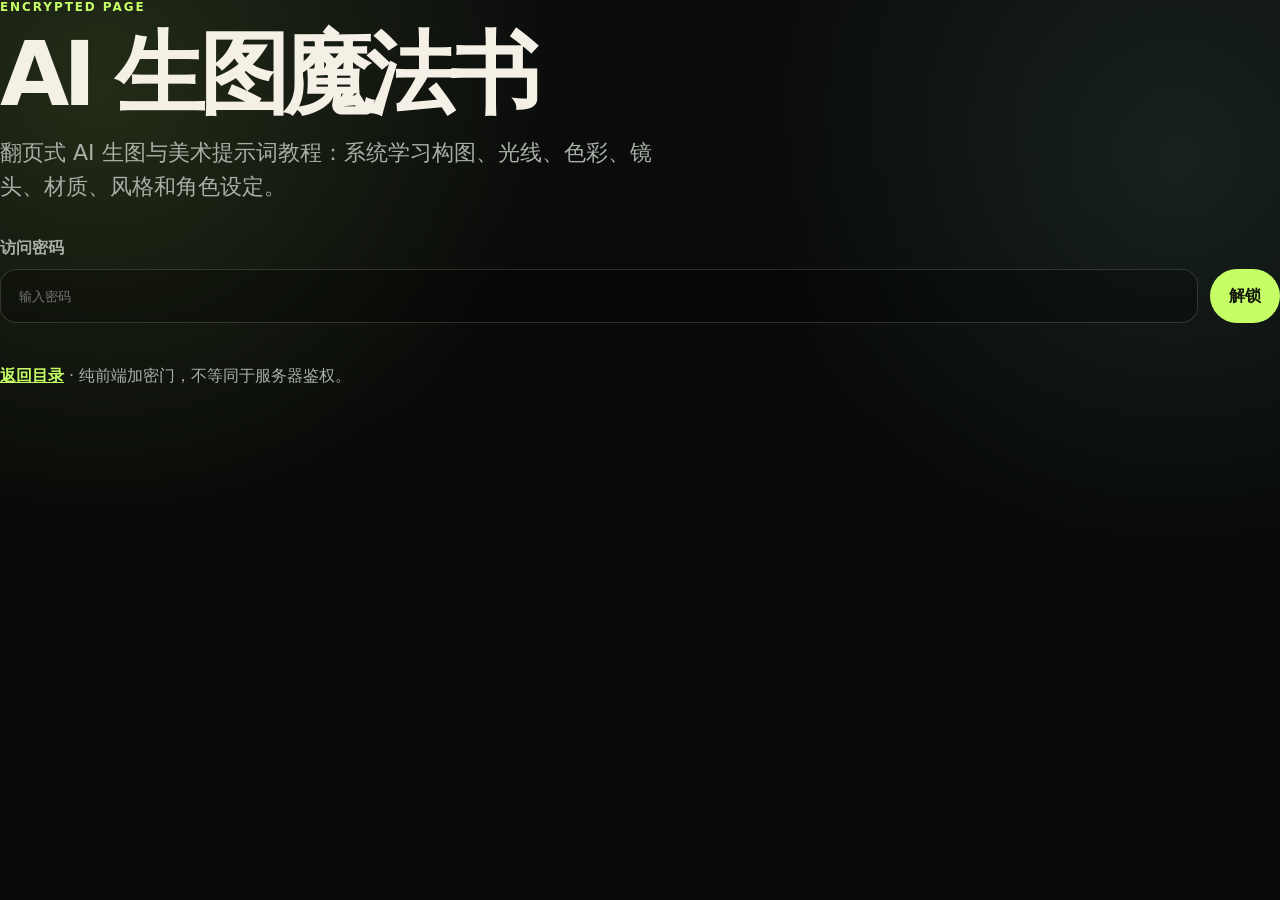
<file: pages/ai-image-grimoire/index.html>
<!doctype html>
<html lang="zh-CN">
<head>
  <meta charset="utf-8" />
  <meta name="viewport" content="width=device-width, initial-scale=1" />
  <meta name="robots" content="noindex,nofollow" />
  <title>AI 生图魔法书</title>
  <link rel="stylesheet" href="../../styles.css" />
</head>
<body>
  <main class="shell lock-shell" id="authShell">
    <section class="hero lock-card" aria-labelledby="authTitle">
      <p class="eyebrow">Encrypted Page</p>
      <h1 id="authTitle">AI 生图魔法书</h1>
      <p class="lede">翻页式 AI 生图与美术提示词教程：系统学习构图、光线、色彩、镜头、材质、风格和角色设定。</p>
      <form class="unlock-form" id="unlockForm" autocomplete="off">
        <label class="password-label" for="passwordInput">访问密码</label>
        <div class="password-row">
          <input id="passwordInput" name="password" type="password" inputmode="text" autocomplete="current-password" placeholder="输入密码" required />
          <button class="button primary" type="submit">解锁</button>
        </div>
        <p class="auth-message" id="authMessage" role="status" aria-live="polite"></p>
      </form>
      <p class="note"><a class="inline-link" href="../../">返回目录</a> · 纯前端加密门，不等同于服务器鉴权。</p>
    </section>
  </main>

  <main class="doc-frame-shell" id="docShell" hidden>
    <div class="doc-toolbar">
      <a class="button secondary" href="../../">返回目录</a>
      <button class="button secondary" type="button" id="lockButton">退出登录</button>
    </div>
    <iframe id="docFrame" title="AI 生图魔法书" sandbox="allow-scripts allow-popups allow-popups-to-escape-sandbox allow-same-origin"></iframe>
  </main>

  <script>
    window.PROTECTED_PAYLOAD = {"version":1,"kdf":"PBKDF2","hash":"SHA-256","iterations":210000,"cipher":"AES-GCM","salt":"pUQew9qdRHZqi5+Ga2IShw==","iv":"ReBOTK5odh7r24+a","ciphertext":"Y89MotWqf8euiqWSzABbBEv7M1zbYXtb7n8DaWkjA9ZtGtTMIVI+kdPf28WFR+PEVKuoIbu3wnAdO4Ulu2IXnh//BUh8AolZPFr94o1tulMbwj4INopkgcGQeM9NU63CT3ylmi+V27FCI1oWdTTEMzObD/2KRhWJ+mZlwkJlsyvjkVTDLFn9z4h+T35yNeQzFJ1neiT/i+FQz8N7kA7nTHBVnKSWYaaq73DXWpvzt65bdWETKA3XSg74HJ1/RDxRDZQhq1CSL4+QquEeFHBWSSAhn2H2JrVsGFHVI4E/8pUPvcb+OygtLP1HadwgniYZYMlRNlhRRgWMhZRW2v5O8Kb4XMgm0/[base64]/OwGbmURW59kMLqSIQmqZE+j8v34pNf+VizjFL1bQdFmfx/eVUE59UZdEeqhnzCuRU4anWmShSXbQSjkJZrxv+B5QRgKE42hOzFdftqWOVXLdteWHV6f9GCCagrMfGYLo7XJYRkRHMTNgc1D31+yakR0vyMSmbYzfLlvXhOXneruRnAEciv4THgFCKTvli4Tn/63JJgkJvR4PuuG+L46UJRE5J52XtBNqLOuilR0xkdFXGvwy2LKLLFyyw1KMzgWvpdYoa16h1NL4PjMR658wJQWtwu69LK0Nho7MGmpiQ40IvU+hHUvgEBWUL3jOi/q+pN/NS/TNyPW4n+Q4LeOrxFjdFDu2HazliN/MvoDYnLEOpd88g2Y0+B4CCpiV88EBwQsoTjiBlxeC65ypH8/G+OFt7HnhwCfZiPOFdVx31vQ7MwvYj7LX4eOrjhEXs6Lbu6qIld1fZ9Y6I9ElxcGI3LBTbA2+K4congIlJpew+Xz6wLbaok0h/[base64]/P3A5ugAE/Oh5jJ+YdN/[base64]/5qVFRj9/PYVt5umFibnNDqkLcNKGSnJGck+bYohhMKSCtxqiG3bcsOuKZD4z23RNezdgtYcu0k2XyHhulX4JRVMtfABFqs9p5WptQ9aICnx+9AnlxdGhXnWklFVnkNa/Rd/r31WM4FuNSpLN3r9Bi5lRiHG5gOk+Pb9gYZepP6eboIyI21Jeh+MrCBy/SD2cgE/4s9JHd5FG1615X9eDP8dAH151Q98l1s93K6CnFUquNh0mQ/WIOW53D7rjvZ1v1rHCWx7edmeOsj8IAZEyRmMS5glM8E7UTjXsCmAx8cjiY2TTFysSolQl5Ym2EOvJHsKVVFS8EQhuCwov++VVE7AQObD18v7npq1F2VDacoiVaFuLwb/fiVFaARESUjvsbrlkJEycqDtqq91x+2IBMW1g/ksoEL2GtEapaCle0ffI8AoCBRFjp5uxCcqr70W5y+RWoHo4TKmcPP9ZnlR2Wd6sahWzMjPip/4vlbYcVe+JriundcewwVk1l860ZEBHZ7RI84HsA++kxv2nnHRePi9GGkCa3y8VzpdDUAw62zPk4wHWFCPtJ77YkusjFCu8wkkYFcOiyfk5isuVCC0UxSXS/Yzq9evlXp2Ga+hluUsGWa4tl0D8hVFbmMkiYMVqTWP5nfpt/lJYWPoBP+Pe4NEzXPBxZ+uPJQHV1DiPqm30SXyxd3k/fuErwJ6P7S9a/xsBc3Q58QI2ksYcrbHzmUFuhnL2tbx8BMLd/z7yZF/yrbIhO+OiyWsqvcZLpBTSTELqfWzh4PmZtC2K6Wy+VzpR9+qfZFv4+83Gywg8dd2pbLW+P7IsS38K/[base64]/vdn1dH7yunCgG78iTGTPHdUOQZRdBuf/SsfgSism3zhYVR5QU9JWbGZkFgbDHMSQTxKoHgF8tFZrdegjPsYIky/QEclvBYRNJrRBenPL0WZm/ma8p+64g6FvCIxiQUWGRfBLyFjc/6rLfwh6e3b7ueHYKAxtzDSHfW8FCGPHUQfMf6iUcvT/zDLIWaDmJ4Ri9GeDnmuJOz9jAf/JNRizvhvWbC8238flhHU4Wen2I59t0Jc9AdeuNm6cGDVhNLrufdajYqTQy/dMlmoS7wNk3Iu4OlZlSVqFtAf1pjnivopfFrK7iEFCmoY9F/BEbIMUjb0D2gighcoqE1WL9xwES+a0mVsj/2P59Rhe+XRNPmfrwVlOoNqeklF2sxzpumcTXion9We4OAaS7FFW9RqD2oHl2u/ksdVLaE4VG7SoyvfM9CiCsuq6fPueymE2aaRifeod9+DCm6fMe5kfUc6M8kNfcca+YgSMZRZl9k/9kGBSkiyDqk0Q5bF5i70iHob6rC2MhrX2STUtea+JMlGvti7ZSGf0Bib4PVx3OjcPBbubhpaw6g0sOHz3G4/2NuxQ5hUQHg2tDpiH44Ptfwtfj6c1xy63GZBvbjezUOyiiFqy6k1I0YunWY4PzeWsCE/kZwwW6Q0twL36+a+wCMIo+o7CIo2VTo24iaOvOXTeMMhgiolXlp759tMcuTWsyJK0K4yeC2xqQ/48gSPHelr1hP3pZNoQuUTdK39AfvplC3pe5rWHCPk0z+dhaQSL8PfbDSKsmg4Pt4shQ/jA9tOA9NCxBrOkTxsgVWitvqlWTc4oKToRPhALa9PaBnvtYbakpphM6qTKv2ozGay747ab8+DpGF/LFkBKRuy/EMDVM8BqQ4xEX+AJazlWFB5nglunDYWUye/M4OFKxbYR8zCRjMUx3MkKzLYF7rVNDRv9DidY+9cKeRnB6TI3JVhBTsrSLO/2qxAeMFynQ+NJkc0y8Mw8Sj+8Z0fW6mNbzLDTMjJfTa1GTq7PrXfPlN2XJ2Fr/k+KuSOBk+8TzSR1MvxCBKYQiztycrTYwT/xGLaXoYKq4NJaDs7XduQk7h59RZJ9iLix1ruoDYB3E0yZwWARA18R46jPx8v+CBTvVuP7RYhbTrLUNZBaA3Z4odR588P4Iujcr9JHVz0n7hvY/XWM/t+5FKpJDl8kSkeAaMYN2d6GEkTqFxzsv314EDBo2vgi1JqzaJI742FYc0IBqWvowveoVF77d9zLyAP6SDREjY55PfFXV2lA7ImHmiaYXXm/7jrZD8eP4uCC15wAxGAjY4lvOfR6blBvJPOg/X8IwB11DuSIbJwJxyhWx8oxA7SuF74ZalrFEfML5EtuvaAzity1BzcPXFQuAP+YYKD+ZilxaeBefWAokhMjoTQbCUojnH2WhtWb0ILGQQLuSNOY9KqfzofP5IYOksE5ADE/iMocoG+fSmH/q8Q8ZmUPIHlFER45iHJZvIGzIGmpabCYZBnnEHRMp/c8K1eEawaH8PCs5YCfv4JmJjnAfnbwfoEYstMSbOQ++lyDJygkSKA+6PvrsHgLTGh0ukDoc5riwKH28H4YHKZ0PXMpHZF7/8tFPtZSwrgKUC4Dm7mpQLj3t7KCLvh7RaWMc6iDg2M/OL3OVpi/q0OS7+4qGXW4qNjQ5OLHa/kZ/jE31uIyLotKy+ln/YebaStUEq8QHeS4gbCMCarMKcKfqPOf4lcAWMK1rHeZg0jkgABHgI4meanW/[base64]/oHlszHXgVdObZGVdRRUWlG6mzC9VRYDa5dIfvkafzd9R8Vht7fvyivnEHB6S8O5xnUinoZ2/Y65r1unmF41AVYLEwjL8b48D+DRXFcCgI82i12JdeOarxJhIsOa6WtseF0CTxguLJS7UaRH8FZE3J9qKQpaUOnd8CbgnnTLNbzG57k9V5bNMehREnvZrl0h0ILWKwUCsv4rnYmdZV3Y54r2CSBzDY0SLa2r1BRV02ved4hIPn74qmgVNyzFG79wBUpRk/bKmg3OKCuDP2NaTWO+EnxOJdQtQCFm4FvDR6LAJzCio/fk9rOBeepU3NW/35eKrQ7C9IGnC3BS/4WewVylBpP3pIn+OVykg9ojV6wmDeBRK9TLHmYEhjtGKBCJFnvypAz81RI390H4qpKm2AirZC8tBu5hza0VmPZIGtXeBA4RoPXm8TW/2r22WraIpWUe/jgY/cAwUPPcPDgYLDPdOyrcU79e5b/MnVXZdqtXe5zTuopqKYy4uS8LQey76S5oIqC0e1Yj/BZXtMDl7W4CVCyJHqjPEwVCCNSr3PKhZv7QKPrKXyTV/qKuDP1fIPdJpsWyQ3oTdsN6DbVdMqyelXqBJRjt7Vm6dFKSlhPrTP5AxRMadrjZ3wLyvTiZtFuMpK5Bu85fG7YtItZHN+Tp59UI2OxXf9ahBldgpWD6KnCsImAn0XIA8R4Hxyx+UQQWUjBieHJg/Lc4gKugafY594tGrmCMYQ4keSturarbVYxQgZNUNlMwgN2P26KvOyN6jFnrP4EDkx6SCvQfH3DJ3TQyifptZYLwA4dFRL/[base64]/51vDfQCVYZZOUZNP4den+0Xe3oUhx9r3FHVg2Ri7RxuidY80oSJpaOu3vr1ibE9lB1HVwMeFx70MyBD1ErAGxQcANaKgzdL4J0sIcFETRVDrrGDxiYHAafBXpJN5ryzofiAU4cxeUPYUiMP88SxGKgmWZN1ndU1cijCwzE44UeMukbr3xAPdZLxr/Wu6HmIW/8TeOr9BXfAdiy5XC9OonRefOCY1TbcxkNsnBnnbB9yOxB6TW7T1ryP7hc8EldoG4ov4JKh8nidmOouz56xK4tvkwBt8NncpsXJOxFgK3OXYD3Gt6XN6bp+g7UM0PmyQcxZRvM5xUfCPb7eiPHXOUWws/W4skGUJTQ8X+4LzN/manoO8Vf6FprXAv8+i6QN8M5R/vRXYcny4a64pn0O3M4/bvYH1bJxVzZnLtpJZ6xcBJnEww6hgHw9ESpiHEmpvn4VkCnTIjLvlT8ijl8Onm2/YjfdrX5FGidj4EfpruwNXqvLSFwKpDbRqhURKgc4L8X0yRB08lePAf8SS6oeib9B7PFR5Har8+OE3ntKYlJKf3kBxi6OwPvBy+DxGQBxu7iE6d+MU2qtpsAQ8rdq9LLQXTLFBYaRYJqGbFmSpfCCEcbilLA0SrCiNc2d3WP1X3djNBze1LWSmIwt3q3f3/w3lPhL0kWzsLzh9OJjiO59+zxPxlBNqduQl5N4jwxvvBx3Yvbd9GJvi/scKgbvU+zO4Jg8ZMBVE8jrXPK0B1FlV+Qc5BEtMSGLj5PT2jrYwGyVfQgQDNfb3wD3qJ4douKYKU9/aw4Yb2tvBPQjyX2POnKQ6aU98S0QChBaiOZpHcBbj21hxdZGani0jNAvmmCNEbT/nA0NDgCEua6yxsBPligMUzp1Q+2AsiTK1VItlC86TV+P+qGvWirBpOMt6todIO7xdHfpWj1l/xzxE7ChJrftQ8wE3ISE4+BV4ViQJzoOxhEXm1bPGucRPfneDTAz+vBEcGr8FAzg2t+nUceZ9A4Pi0X4qG4HCh2qBxcDix9K0VC8TaFrdm/5dUO7lCMIZ61VNdIDP8P5Ibe5++GI139KOAKhUfik08t9p+BbZUQpz1SvPxWXsaqdp7vx/GipZKf0Le4X8jiMpsDqVm0/AWLmh6w8G2fZGzoroFXhy0IfsoAOciYThdzVx3gEYVx896FXikGxehHK5qcSCiGyRFlG/hTg3KhN7Au2ryZ4unpiZzssXGC1BxLBmtpD1oK19tmVw5AqYBn8qt+H7BzbLtcLzWvk3GWpeLd4MkJAOCMkQKsuyn6VyQUXJ2F/ZGgbXnherfuw3nQbreBgo260gW6o/OyceHX+A5rYIqUr8anFdgQ51fqTGZL9Cm7ZkvH8m5K6J9a11Nx29GEl2wQW5O83LhnjkRcJhQ3vOyzvo6nCWilTzQLBBJNEsmNwomohyAkRCkEg9wPbrZy0RD+8Eymnmay/Jb4t9eFNobXQpYe+SG4tepNAcXtnibovCwa5iJgYRArksPycd6l3Q1EPNjN+768Y416mlCShL/hxDDzXGM4xVAQdvudOw3aGUtPs8a36medXYw6MJ2aO6qp/xGgJiqrnOI4c5Ze0vhnwlubsiPOZKyF70FT5ymzS7RxMUNgOAVhhpaRdtyEs0MH9WY3Tm09VNepaT70odcuuk43K07mAwODSAY5oBHFKNrPYz9CAi9sfj2I1CGj3o8eLhCgWLWU+v9Udd6MrDAq6WHb79b4TAGKCi7dHmlMIw5kXPO5fbJFstcQ2r2QHb0+ZKbdwUtE/s/[base64]/LBkteOfwQuZlBzCh67idg8kf2LwGlZ/on1Q9oDdMz4gzyH5bp3Q22L3Rsp8NSOkaq022j7iyDdwHaDsfO8ciqDaRZLAp12oMvJ6tLmsbp3mxYYq+LL8LW8rOUQ4XO3irJkC8gNT336wklgoP9MQst48yBR1xFu1tcOhXQxEyUUi54Zj+eBxcoEB/fAj0PzNTkH/Uo1mfIxU8nO5lwo0UlvtJMJmooLfLa2nCQ+Mx5eYHOKDLoxMQb+QJXNuNrKWvxzzcVdqHAo3+WlxXVoFDQC7RZxzL5v17JjXkL6RDkq89qrTodYS61N+Nk9mzWNcGTxB+4KF1L6xzJpk4m2AkMHouqMJ0kUKXLkkyO9NAY7EOKc1Dz1b+V+/1Sb4VEBi8/u1lqM03rpsQCw0/YcPLi8squPhpgC41cPWNFJGtxlBxnjFr/mlxKGmzq96y1nGnxSy0fPMcRnWxnkojrrkKjvhm9pMYuTwiadKBSR4e3BhVQIwfGJ/Wt3QoyhNMpXFhzyTWKzVuOQffYAGVwFqZdu3fa68c4Evmes04B3ebkWO73rA6j93LQaKLydkImBADk4eSRc2wCC5o6SKEMBacTkBxFaXnUOzye3AXCqGevAmmtu8ey0g01qhuFaYkMwLiGow+eP8P5O6vYmW/UfODNUMWXpvH10ObwbU+53LwDhfgj1/xUnwFixFdFIQSLA5sOnDHixeBH8Cte7mAqDFJZjfH9iDERMv4s7egIfa+0pJbWhK/Z2aW4/zizwnNpUYYfyAJN/5SjewfX9hvOKzEOMMH690kPSb3i/jZOqalaCdiX+bg2TfRGwxVXPKsBJUe8NWNjHc8sSJPxn9yt9Ic97+kEw93ATCxs4SKtCL9LCzPs/zt7Ss08ukq5IWGbM3siSxVJ2KXEP9WEk3PuWuwtmK25uY7wc8Oo4QlQyTB3JdypEeCrSWmwKlT2QyE0QDRXAn47oph5xMIyDgpk8ujAKG0NxOPuqlfXMjVjdkSnz/3RCU9WpN6i7kRZQv/UvkIkbyFf6vBrC77qPAHYXPBWVHyUL0nhYivNmmoz3KziQqui+wq+m2H4Qbg2+NwPpzA+9j4GyN6YgjfMcWBiQC7CZs5RGIMOaDBizUHFzrLL0n+GQZuVdl9OgqDOEEIrvFx5UqzpNt++onyAT/wTrbol1/EckTmL/pkZjy5ubTQ4sg/16PKdyzYOioipn6Pp2YRUIJhw+A6bs5HdQAgAZrYRDI8qDXr2pxb4yUR9Pgv2KsmVkadEyIPT5fD/[base64]/oVRS8985VD1/Ds92FNQHCpfZrq9kyH5icZGXpybj8miv6BOG3ugqlts09cAaEkWu63dSXzP9OFdo8tpDuNuNBTnT0Ny/pDoKD0+eN5S8ousaFiccgeycKrW9BTuW/P2uCpekAcd0yueUghq6Aynm9tAWElfam8YAH049GWMu/JPs8Mc3wKQ/GVJ/tLTnuEKDNUB+bT3HMjlSp9uIxUDWi9lYcrBA3bJ6rwn7w309OEO38ipa7Lqdxn1ccEYCMLE5OPipsmXAYRqJDKoToEgykr82OV49wL56F55jZhbF4XelLKc0mtyMfGSYcZcjjzGhcpmbVzCF83KlMM6e3DWXhqjiF5/FI5EFjjhcDIW4+/GYb6xjNxHmrIeqT2BEEUAqtpFlFeV2Z1IdDzp4AZfNe0bJSMJVy/EgWWS1rUnc2583nvfFTbN6DGtWtSgTOI7PBPZBTvTGf2wxvWIVZ5ycFAJgCE0wC5wuRlmueE3EnX2M/49ssdtZwmRj62K+zxcydLulf6JY/[base64]/05AeYls77W+mDjXCp88JDpojYAYMPCHJLtcuDOhfrVhphCPr+xk2L1JOoaEka4JEzi32B0Vd/iG09RWzL17coAIPep3wDhThww4+WKz99cTVknTOJGvRK8gNOOEUDIMi2qaD5IOz9gooeFOfnmWrxJgqsS0u7zovU4K75KjZ1YP930Trzh8uNCm4+0h4a09/Uhj4m4PL9L/[base64]//PFeMcALf57N/aDvIPFfxB2KvjRjYWQK4tRD5LHM5phZPyUfXjVLjOxuWyfVhsGXpmK55WsUkl5GCH18b9/GHMOy52KSQ86HpnBbkpyMBbX7324veSkQHwdLwVudzu4N/[base64]/ztr6CAsM/lFjVvmaLmVnZCOFj8V7a7i39dqb9fJPB7HhJdZBNmj0knmrW1BcpvPquxtXvx2YlPjzOm8IeY9k4qrAIQVDzUSW4zcsnj0T38e6gJ13xWuEW/gqXEVFME3mlSECuVRi2hWpFmU461SsGeUoiQIwF36WOlGMi5PIenR2sskwFRkG0fqbw+TyNYZWOFm9d1XLAV/Amrv75W7bAGHAbY1QehgqUJ0u5adXUtmEmK3fFMGIByvVC+DPuUQw3kIsVH++81ITZbpXNxYafItSResRJSZtG2RQfFVZhf/3sy6Bjhlql02xSX3L/JApHlxFw5ayYkgTedX1G4I9ejFULCrdSfGyKDZvJI78kk3IiQ5wlmoInks/laHEEM1JlZJUl6UvPweLR7TcXfdubdkti/KN+QAs9tHGEcnmSJ1GqyjHq0Nc+CNxhJE81T0AuHGJde2IEsc6Lgp2QJqt2P0CbLi33YowYXUAFzgN+6YNIhPSmxtBP2Z8yOKFYmxHsaYUwzdvLqrLNOggE9jf+c8EpeK8t7Xd17fSgi5I+gP3A7xM2bPfwFd7LqFwO39orXN3ST0nDG+r7juVH3yMFue/z1BtUNKDNUQsCXoTLsie79soCr3YpzEcNdGAzvGJxJhraCMZrSeoEWlmDmfR//1bEWcOSnYgVjmFHwo3VcJr/W7DELJ8MdAxoPDXIJmTw7arelKXaOsemWwjeKlKl0gd4YUKxONziSmAH5vVatQ9M2EtdTcS/yB/+c8M5h51OHmP9+tJES3fGAOpKHrQTpAqYYtyqDWTxUida5kYG3XhYJ+zH3NAXnULYaaDaxkx14I3ON+O3yIELFNNZcDZMRwWgK529hb1J2NBjl8ttydV5pFkKhsn2fhsk8Px+GCZUBCmJGTNN68UYtvpdfEsCGonHXLdLihGxsWu3xkb+lSgcpF4A84dgxr8uY/bi2z3LIvLsPOEYkeT7/y4tFaHoHoy0pIfHurn02xBgfC/[base64]/[base64]/AioTzHuHAu6dCHe3c3ZC+z5CC4GIQ5noFR8HfDDm47Sr0G/jRZEI5L7lV9CXmWfGfxdb90mmXE2mxy5y3HQb9W9b6DQxtKne356wg/1BaQPtxWn6sxYoox79RTOjYHYQzrr/aPmsWN3Mo0oXL4J0ZhMQx3PV+jj/5+RqWaFZSBNUqKwhAIocTfevIBODJUwSLPaprNYeVX8az3WwS1dk7xmrlF5mqutbwqkSegmNHCbkv/x0Dvhggs89H5HPz/iS5LMMIxrXNgnPNWks/LQU09+wHHOhnQEJylYi54Z1+zg9N0HpiwEnmuoLa5UdPOBYtcP6Ti0PVXSmiTwHf4JFm1BOgT92foMrWfPLsfPS447sohY07mVdfeQn2/AAm/hsEGny5+o0rnRRp8YOrIaJ9+Sap4z+AMlzzsvCXdGBYvwmdf9hSTobtBd6OQhgE5I9eL1PJ9zcZEGMN33bc4rtcIJoynZNORh6gx3PshCRSQpF2ZjOORO4sEyzd/0rmcLq41zfSYtEzBExlTjWvrY3b+L4wDglZ+8/Rey0wY8q8a0gcFe7mGNkxoenKKLLSZm+fDBUR0pdxkhvz7hBp7X7ihqvngWUw3YlwFFVCeq7edr+mXlJkxU+3AL6mGXZS1PK7C1/AzmXi2OyUCeljcuR73gT3OXY2Tl6tjwvcB3xt77pA3np8WSgGmYCfFq+FjDgDVtULeaC0+o27n1mv28+XWR/3mkXf7DwIaPNwALNJB8ZGNtkjlUgSazPC+JnhFuht/68OsHUBJ3IjiIKKFR/L//7elc58NupDyrUWFVR3t1PCfcuNx1fNJfqXlC7jjVXuunpXHIYAU31GxZYqOxoMtluEQsMR0AK3+1pL46kkL/[base64]/5zQ2wzjXRsOQmCzgJwx8DGiMkdzrsohtfqX9l4UbtSuO/F4u8XrR97cXZPHdhXKYy1RXXZ85zHK9mTACtaSACviwz34W0+1hzPM5xaUsjb0hXmZ5BRBuIAu1AtbEtS96HZrT5WRrSUGxu+LsnkS0N9ky5xPqihhGXTnodnnq1bcCHWuspw0PuaTe40N3Cgo7b6WKsHNbkWQ82jGnlgjO/LlLcIwgiNTyWagtpqncYVGijo7pIuK/MJnh4cxlLz3GfYswtOb34rpmt3wLpfFBmlWL8MNxJr9kS3Ctj9P/sHCvL8pjjY4Utkq7UwBi2J/Y6nDmYQiFtL9UCbgQIgXhVQkdBAyc1uT5Us/qQRkUmdMoGwGra0eRmP7xo1s1xajusLs0fwrKBDZAdcK+C/29Gu/[base64]/[base64]/Ru9OT1ce8iLJsEwqdYKcKlPHRmol4VfQvkIO4Qrm3yla+27GDbkLO7z8DqEvg33UVWpJeWxMwuPtkWA9iLqn3FEav01fmPe4HOAz7IheWtADzMYzEZGPB7zAwZe/Dd278fA0OSVqU24Mq/IfnKUCnumAnV38j98fq2ik0j/5oVQCNj5GTrVH2H0/mbhZRlO6nKlWPvS8Z/yAbXtAXE/AZ3Y3gKqDL+o1uRBYEWHLR4FL/4voNZ+M3nUshecTt2lyKhKjRknkrlytJjqFhi/BJ/Of7S/DwyHaxyW/dnslmF5L7qFX2qG1S4u88Jgy2nI8lpYd2r6URszy5eIhj5EIUyzxzmr777XRzUDIb1X//2Ixc31WAp8MxUaht5zvbS1Ud6L/eCGgK40J298I2cqOHus+EDdhC+2UNQfZWvsh154nR02GmHOMs98eKd6ifdv91yC0XW5oWE6uuArqdEg1q3Xl9TqnavAJ0updYwJu63iMe3kiZNkVDtSwhvtfs38HHg54tNPIUnL5/QyRrOcYizHhM29Y4cvCcJNdEgBiePoCYcUMV4a0u11IXvy8aEGuuUa/LaOFgnt/v4scQsdAxaH2j1gMfq3uG2C6iBMR6RIhrDqZqA9xDWpIIYL7kGzbjZ++l9PUo7soBG6d6pq9UyJ5kTI6sgX77e8RNdzqyV8rw8WGIJeXdA66glIxcr3GqMcUMwRfcO/pQj+Kb+ZUpuKnJM26CE9ngxTqSQ2f0hnwUYOZ1Zigz4uZrEYMtLuAUK6zv90E8W/TY/lQ72/2VHplDYDHulflYYvvdB/s10eimSa5zTJ7R29Ossy4CGyTZCjp4V+o8Me6nBXI9U61SP6EnZigqrOB08iYyWex3ExIjFgjg+7i2qEXvKYlOb6bowAZH2xOoXGwS18OjIz+G5KxjQp5B3JTdhFc1/1Lr3WtOwY+eE3cNkshQl1d6aF07XK6LgGCzJu4Q2hQ4qM5/cqUgLTVMf8Bs8KsHM60FWdZRpsDWcPzV46z8F/J+toHYXdg0Jt8V88VTL0hdPTlepSV8gBdzk/gtODq7zrT8izPfjIqYCmKUq46lsukprZEj/g/SHEYckQkMoBavYfh7HYtsVEwjNg/cpjJ7XpISVQsm5HKflDOSBgXwua+lsc0acKBVwZhMnBFveuvZZcSuYdNnPHrRAdJGTDr5Nrjur1azF+Vquy+Slu+L7QIS0OfPShLxxZRpKddC/s3aMPDIXyuwJPUVAiT11dwy/E82V1PEFftJdkErhIe0483bOSc1kRxYV3AbAuJlsjgse5Kj570lz407IBxYfILYHTHj86WUWTClLMCxd7jiks8aeSTcFBFMFWJZAaU2rIpbkqOfjK/ESpYTV86Gx/bslA02yBS8xmvsOYPutvP+rQGQtnJ44zFsTVQMyqslE/64TXTKnwBOaVYCpX33lVIpUnBddkpvNF+xyZt08jOzYmWkLMCCyqvorZlcBMYX+RRj/VMM3CqjX/ylTQ9brtQPRII6UVuVeVrDXyXuh+n/3MvN5H6sMPF8oRohk+bfQBtxjNUrTXau7kWud7l57dm8ij2Y7QgFTsq4bewQDtCm4QPFypzlBAOgq+CUTfZtYi0G7m0k1txQREXnNWW9z/mu5De/mGKHBDgLCCRTvfhNoXeRRCntzXoW3xYoWwI6LlcNFDToGt2BuoiJSyMeMPjLPjkKeWVrRxa4ExHLRTS7pNZvNG1lU6nr2ZsKT9f5wyOQQ/CwvmiMPQCPymkQkaMrX8oRNWV2zcRGBFwPdnptH8TtBh8hf6QJyDMlJs8z1NMwjo2iMFqdnax066yZ39qCcoEOLOcFlN7nszw8wfhmHivgtIzVWf9Sm2CHbISEjutBU/qR260xsI8lBi94d3Z4uh3c2h30CwQaJNlJVili6RC6kdDsAU6NPaDiw4Sw1qU/v+cGmNAYp0h/0cQm55fEZ5uOKfpR6NHb+VXsA6TSQRmr7JEntwdzUqW0VkifKVh755JbZsXnUmG3Q+tIl591HycCFCoKrdckM0UgiEZx5S4M6NdNxSImT4M58KFgNQxVYdVcinsQgQLrTZQf4/qkZRGNcC9GSIc6ApeVwUrvJs9HC0/G/rrrYBMY6BWPmD5dOQI78AoDqx4pjXW6SWuRYOVubkNp8XpH7rs+COpmapPNhMAODcklr56VH/qzkAQhzembVEeS8BCwE6m7dd+qpU5yRthC1y+wS+pJTXSp+bAgzRDmMUtto0A+w0PgL0YHwab4g8Uj+BnhcoZYVZU5e4GKgUj3o0rnz+zDBoLtBPO8j5AQLv+6ZMby07LgWL4uOP70se/YPWWlEGkz2hfn/86yrh2Bhl20benoo5btXPQdMGp9txiZHk6Q1JZ0mGNXCWTa03BSCdkXJ32yf9pd5sc9s7MWXHS3NjpjgT418jQ/nL9evEJLogAMxYhXhSGmmq7OTWPknEKY0eIjomWUkSFAMbCUjJxp3v1ui04gYhOZKBRh0OI0jeqKCWOeqUPO2UZY1nReEwXCOIlmsdbFx8TyOVpKNaBH7dUq8LBXI80Aw7Yuv/8CP8CoyPqTPqIdCzf3ARORkmmuy7aR4OBupo23ZUiQf+SbjovctrXLBiMEASi7anr1l/zSFNMBuGN3s94ICFi6lvAVPg//DCZGq3qrGLvWl35OT4XqWBGKz0dcYbYf2xDGj70sKXFlajcBmxO8OAIpb9T2RnglfJj+dcWJV/PQGiUCAqd7RuMvsduv1km2b2qLsmPzdMSaLh+Vxpgoo0rFGE71yZNzeEIKwsL4qOXwgDHQsbWE8Qll1ar/otKwmqWl+vOJPgJUHmrlhMOkGOFqClppoPIEoh+mTil5h16zR8rim+EyyiXxFSdc6t+2/UJMMjLv8A86ogVPGKN8pv3C7NqwAOfbQsdtaDvobaLrTmHf3vvR7hTpPDpz+j5tcze+P2C3l952gIlvxsWXHxtHcIsykkhdHnlzBe4OSfNw8CQpq6p16EzQwN0RYlxlzF9TfsKc+VImcMDLEyPHrvJ3zVMwwM1PJI+rWdI9/ZRnoth/DtR/U4oEMwQG+W9y7fAns25Vfuz/eNdJtsiiM/f27zqBy6a5IvCvR4F4Itpx0FqD4GM8xQAgMeI+dg+MNhmMH2Gb/mLT5CjGac020hLDr5dTDfwHrFbYxLbsHRKcb+CAA1vuC3h7gZqrbS5aj95U0xqK/9ZzCHyaLXhVCh48OTS/jGSd1EyP5YQP+s/BeG1vq8bLtJpUh1TOmhl7lhxgDWXDyrXFjZ8AqRlvIUMtYkIKJAnPdODBUjuo56UeqKjOOkwi5ufMlaKoEmM9lwhsNC7CBoF9YRt5mmykmpWH0GABlnKo11iCjEARkJmYSFqtNSlzE0kTA/HONTS15P10oc+f22KUb9MROhhgZOi4VYirPBpm94EmsoReGLFCZNL/wflPrFWfuCi3aAfXe20no2bYRQXaq4cXMh1eKnq259o8PS7CSBGG5FoCUn/xnV6FDby2nirRcP49l1VWQATMAGYzxk3dwUn3vbbidB9mjS0U/ekNeOwSU5AGMWhRoC7GUsjXiQ1bvHvRz0pSu0Ifvx/VJ0gs+mnDoFXaUayLne/20wDmOfsr8TUT01NTNNAculzm2N51nrT4SOVlCwkYTus0b4mZz5TLtWdjsgipp8aNimcKJj/g06EfP1m5bTLCDFmU1WFvbgoBEukmd/BJqU6rnHV96FqZlTTE5n6HBWDJs1yWvq5EnQ1F8u3Bg/1yhKPORHrb1jqMWTB4PboVRu+QUygFvSbLvlsRl3onsgGHVzklsTDlpyT7chUhb1h+e/p+bRQCWdjsTyNr7LVEogsFq08D+DIH9kxm/kWLPSGTQOz3X/[base64]/[base64]/GOokUgcMzKH7BX5aUWjSC4shR25gzPY8T2hvn+GQXxiCOK9Dqi3hWUEUgyZ9Wy31wQYGHsPnW1Ai1q7lRWymdMSCq21NkhtoW+hkKx1fIwkAoyNGge/YZCFt/JqxuVG8PQ+dFXOWUwjp6/l3ESOZuefLbexyGxMB/ybyAYsciWgE/OsgwRLwalPjSMNY3rUobLVx41PP/7FHeMDxksRQRW12EcP54pDjzZD00wXuaYXDxxk4algbu4sKhn8wCMSdu+LFKtJgDuzN9NvHo+DQCIR2hHO5jxrglQ9gIIOLQG+csgYkTTHp94wfO4xpjsv8nBCyZDmiW/4jGLqq+7JjZnRv8P4k3Bn2gGU2hr6LbtGKQiS70eYRr1z/QetjZVAUwMjRbP0nPJg8RxXY7/Qxv4/D3Meafp27v3zT6arR3D6V2FY+nkje4lmJIrLXXjFnglAOLov5CivpHUSnu2eMbSaRT7Xi0gpvA8pPE/[base64]/[base64]/rYKrUz2Fgkgz9gEuxWWLKz6mXLD2s6XQLmA49wk0MBqpzvWqR0beHu8CLzTQM/4j2SPMTOxrx9qCtID/eG3CsHuSVyJ1a3hT8M4QXW1oGiKvNzq0IOf0VdHLYXopen318wLVbHC82kl9bVDrOH3If/YTPGM8wvjFxlG0GGAGRqo008Jrwj2mOE9+tZs58wYBGhQCWUJigB8gNrGBcTs1JlxH/[base64]/[base64]/lmD41Km230zWYXL5OHsFK5DiB9fZRv2BAXJmwZnIJrxUPcLoNncvhc4iW++BJDHma3paE2zUtkXzeKat0ilkF0fRVqEiW8ldAADAm+U4j9uFQSkaLoxPW0fyPu9OO9VnlkTEBQBaa6q67qiZRoqp/JydUcQ44MPJtTBwnPKYOboYT1Fp24VnRsTb18qtQGfq/HA+oZtLn+hE77aQBhiZrC5k5mqxq0P5A/PUZfIdaYIt/a9WaRN5M1GRb+J1LH54+kd82PgXPRshQ9ybwHQGS7A4RauepEsvpK55cq2wMkHJp8yG1CSQIul0LyU1DSPOgtWxbuXSfl6VXBvD/VZk0FVkHQAcmOVj8/6pI0g+rHciPOBn2MS4G3b9/D+z/UjoXw6gMfJ8siiFCvotMCvY8Q3gxqcBxkWwaaBZasqoZGYOb4dKLaIPKIP4BRFhKIRSvLJloTeHyV/[base64]/JVXLSVOTk+aUnLW6us/WmIVrHnBfmbexg3n4UxDPXraYWPqkAuxAtN/ATvzAifA1Erp0ma2gd84lJIZ14ptyg4dI4IthduabW2Z2AXV/yqco5wh0A5S/3XocQx3TRN9M3btUGw1R9iKKmbfgORBG96oyTIhGu6crqaduyxTlL+ZZT2T24b6VZiRzroMZqUQ4nUAlI4bqeMaF2dLkTXFEYZX4omKYsEgA7iT1367Rg9Z/wMDt2La3Cmst8L4AcwqHoOIVj1cUhq8HD4lsd0lD7fmlODGpByz1UhXYgDQ5JhmOC7mjVrC4LhmsnVaiRPj2YgeYxaTLbSAzBPSl/ZhzVTOobHRLyZXgbX7p/8qhIKMoINJmSXnQ/59VGtJdbjdnxLDlp8jys9WUd/j/[base64]/3rI6EugZOZozlkCBs6Z7q4BaI0pHoBhGQi+60tzUW+0wMfhzNfFdfBGOLFySu3ZQ1ZFZNg2EDeuAI+eJZfjmiMJHYobFK9nEtIiYzqfMc2C+T4nGR+uodzDsAl+iaxBo+EWiMvys/je9LPXT9sPPKf0xMbQ5OiFcPPZlm8zsL8wR/J1wQW/PlK+ZwzcWJXHvUnXy5PISo9wIlJhxna3pc0uFb+Q61eOTojUc2IUKGOcXdDEQV+OEc2tplnjRvLiJ8nSHkPkCFm58KtbHskJsIlXebQ6IHnnlWCxd/2KrwY1C6oZcLEVQw61ExzPa0a5Bfm1czZJ8AbHI+eRWyN+raodPCrujyb/qM3WH/pIcs4UlmFRel/NRet5hhIp7b6sUclcPF/wlPqYIKYC4Thkvw75PhVPMmLGy/yu+I5Sx4jGzhL7T+Y7VRCPaNyqQWLEwBYGKQafE3hlu2R/cknfh44dPqArPUuQJFKPbdAGgtG8RAdBbsX6WCbpcqqUhDRzzwy8mugKyFRwjmnutplnLTVxDHSmjfH8ufIUiWgCnuYF5FI/PHUOPM7yVFBlTZzyIlPEDkrHFhb/8m9I7FnsylYe4IaAm4iEWShVpnQss7Se7lOWrmOgMPJtJ6aevwLRm5qNZ4bzIE5EA6nonMd0224QaTvU+/LmiedW+5o6px/KG49O0WyCvIbyzcYUwUPMi6mByzH963idbB03pkBJSlPogzF15YM0dJydCb1BtIVwHDM6zyzuaFZ+sRszp0UD8c+nnysnAJY5AkSMWxQTpiDVvwoiTWkQ75WcF0j7fAUi5scBaBR63rjpQ72PnT5Tw2fPhyIxg=="};
  </script>
  <script src="../../page-unlock.js"></script>
</body>
</html>
</file>
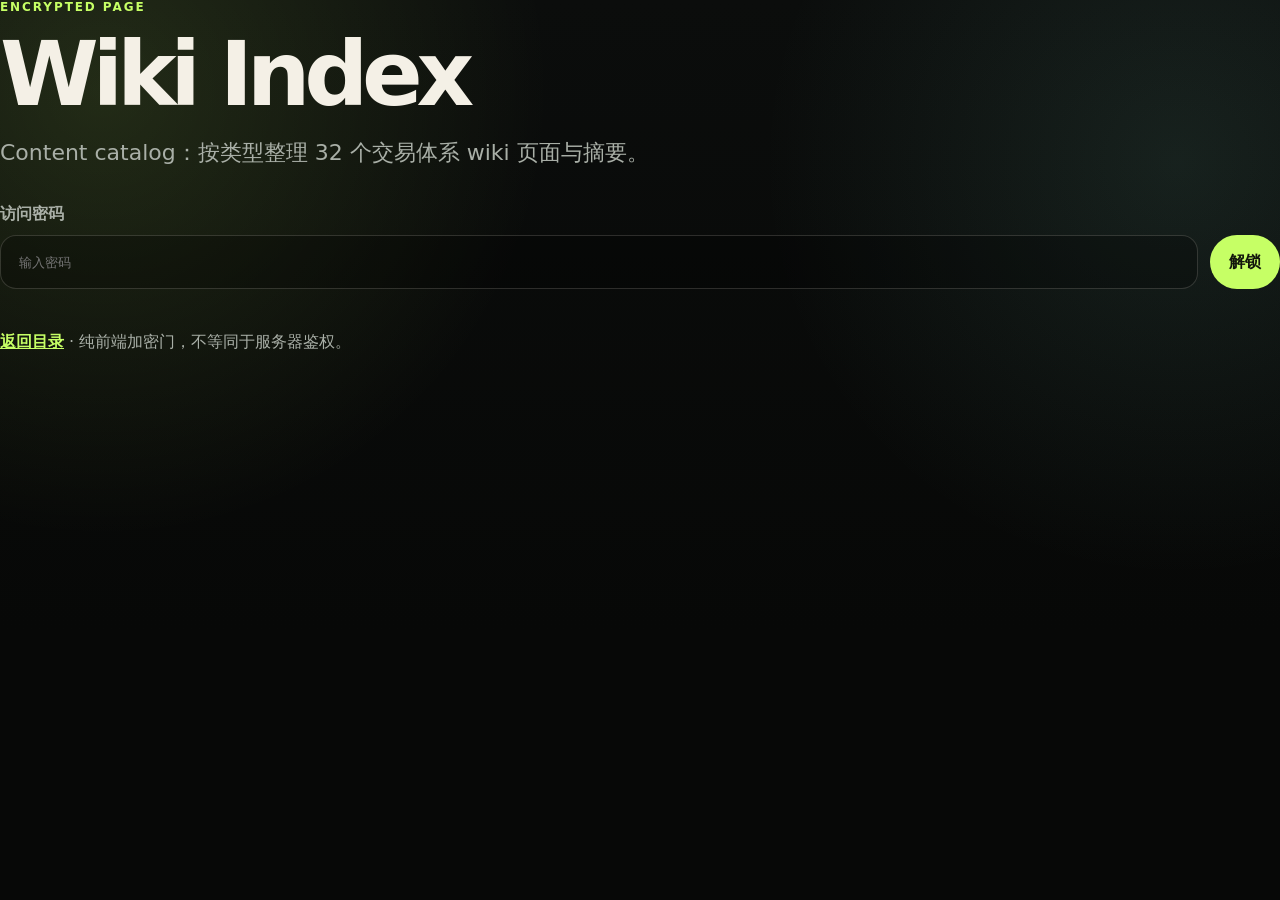
<file: pages/wiki-index/index.html>
<!doctype html>
<html lang="zh-CN">
<head>
  <meta charset="utf-8" />
  <meta name="viewport" content="width=device-width, initial-scale=1" />
  <meta name="robots" content="noindex,nofollow" />
  <title>Wiki Index</title>
  <link rel="stylesheet" href="../../styles.css" />
</head>
<body>
  <main class="shell lock-shell" id="authShell">
    <section class="hero lock-card" aria-labelledby="authTitle">
      <p class="eyebrow">Encrypted Page</p>
      <h1 id="authTitle">Wiki Index</h1>
      <p class="lede">Content catalog：按类型整理 32 个交易体系 wiki 页面与摘要。</p>
      <form class="unlock-form" id="unlockForm" autocomplete="off">
        <label class="password-label" for="passwordInput">访问密码</label>
        <div class="password-row">
          <input id="passwordInput" name="password" type="password" inputmode="text" autocomplete="current-password" placeholder="输入密码" required />
          <button class="button primary" type="submit">解锁</button>
        </div>
        <p class="auth-message" id="authMessage" role="status" aria-live="polite"></p>
      </form>
      <p class="note"><a class="inline-link" href="../../">返回目录</a> · 纯前端加密门，不等同于服务器鉴权。</p>
    </section>
  </main>

  <main class="doc-frame-shell" id="docShell" hidden>
    <div class="doc-toolbar">
      <a class="button secondary" href="../../">返回目录</a>
      <button class="button secondary" type="button" id="lockButton">退出登录</button>
    </div>
    <iframe id="docFrame" title="Wiki Index" sandbox="allow-scripts allow-popups allow-popups-to-escape-sandbox allow-same-origin"></iframe>
  </main>

  <script>
    window.PROTECTED_PAYLOAD = {"version":1,"kdf":"PBKDF2","hash":"SHA-256","iterations":210000,"cipher":"AES-GCM","salt":"tUYlOBXZNPYo3ILSbjdE9Q==","iv":"OQd1WzJof7IpUiR2","ciphertext":"Dj8Zz5u3yNHVS0j0k+CPq6Z6sCRCil2Zf7yBw2axYNwaqbFdGwVpa1ApXTCsY4rvrH+xeXcd5ToAIOQXWIu9QdVTB00+EVpWCdgtPye1kZFZr50O7wzH7RtJ1RkvV5SaIdARRelJJsXaQH/S+/Q01v7F0PoOLnihFvsEWlq3Xl3DQGfQrROMRiSfCcsuTsb3VOv/nJxN29hoCTIdgkX6GBTb4bcjIieTuAPQOs6eIYqP0KVKmAAOBlqdGU1gdol14dESQ1gFcO470XcEPtD43LBninvokdVip2s52rHDeuipuhO4fdgvwuYHOUmF6MMNNhUeGG44bHM9rU25BQ3QbjJg+ay1u+Z0hHZpc71Ap3/VGaXiQxMosHVxN5TeK7TGfZkWpDt+aEXIZwYIMslBQYlr5yiFWBAKZ91pvjf60ohXVnRAhc+ZxtL92brcfs+IM94pucKLgpOSy9B6Q8i9BJhDQsyYp3lMcTwcrW6WRVF90rMhj32sZZtUj/ZchtgH4EFOiiaAlNcuV40QNsENMWMa9X+i8pNKMBrul9bK16cH/PxQtUncdvJLaDlJTjWHAlmCBLC+5poh8DKZ7+t18oejRD14kUHs2rPdFpwvYykUH3YfFOwbArIhxlTEiVC9Xzt10HqdmQFV1A7GlnelodppiZPhWD62c9q/lEYpEjQf3uQEYjegRrbmEES5bXp74HHZH3LW340jQD/kl0VX7k1BCcBru2Nv3nNvB4O7Gq5psCMkxhKh52Jj11Kvt2inHOjQfyZ753bjyG/wc87qtizX1/XwABjbVr3qTT/8tqPOu9t3XSihX8+cK2P20xq6c5l6BmArAymo1veVjExK3iPukb+6BR3/7mey7jAeW7E9bTtpLENp2+nr4Yt37nmhYCv759fo0vLzQ6Eotf9JCoakqjMK+WZ0DWv1w/YxdFQFJ0E89dUYA12JSYDJxK3VAu6VqxJTYJz6TYu4tO4H3n8hd+05dOos9o10lYY+p4eO/7Hf2V1GTwdVZtWTc+G1qrinuE+2fNbW1oadqsxtlTWs4mNlN3KZGUmjK5olEuBzXnzcwfh63NkESVNhEHSIA49088L6catwbb+Zll/4AApbds9Bgfl+8Ed9hvQMYdEVmdfvtOHggd+YKdL1q+9L8CHlu9H9rWMa3UdlkuOf/Ah6EglMd3vDJAwEWFe+S/PlIEhVQCQw34NLUeirYkSN2rOxWXWyOV/mKYabz0s1LrlvV4M1A5oYGiSNg1HwQDGlJOtJfcbd3QLa9vXeQIjEJS4voj3emW0hLYU5Jd0Rey7plXY9xr91n3sUi7wdctMwabHuRMr3jIUvtW/dyN9B+eP4tzRA2Ty4V0GFFRdxvNKgjigiLNfc7EclVGFVM7C2qPDMnjac3S89Yk0C6lnHOakI1NOcAcSfJoL/RGhQxHjdyalB3hYZByWEKc0uHtQZBVVW3hL5X1KZbTkZk7M2+0+k9PL0P7xk00s7ercayB2L5EAtuK6MuyT2hU9fbKTqNvxCCPD9oBcZzJQ3cr53Qv27xZ2U7p9JCfAbFgere56CGk2EgzqcgLMO73LNT3yUPpcjLL5igjK96c6vi0089VXbz+MByLc7f/xb5q+/wr+qYOgcW8YGYaatwq1q0BdHkmDbfXD/mokeZbfwPj9PrwbZXnNOSSuYzSNFeuPVwwmL3QiI+Fyhw8t2VoxA2AQT0WOe3kE7K/MhpA44EEB1c78kV4sVdnEFhXxWlMkrmsupMHh5Fo83Os3kbqMfgG2Q8roZVYUHjNEgr4Rn6kI5dmAGKK0j7Njo5C3VzIT4c9MEjo6c7bWDy7swEQZU/Qyv/CwM6sOebg9Gzb8FJ9BHmho5CUYofiY1gw0Jw8guVUDLWjSBV7h1QGpp8yX0tojAUH+TKN9WYffb2/yXuJq2Fp0W1QdJlTyKhA0PR53KdYVkxlMbHrOYOl5/UIDpN2Q7ckNB1JUCNGWXlvOumSxkQAlztLgKqR+CsIcAlZ90RGEC9a84zEVajZJ1k2OXNjCZ2Ts8aqVaCDByjz9/MTI9nQFw+NWEsg+7q08B8AIdJ8ey08/F3pkA52Mkx6lDPktiU32enBTG6F4iCvUKnWyKgVjZ4nW/qq/j/0A/YJGJaJZ+1bgD4IS3ET58BU6WpAKU4hc3m8q6oYGIQCBsgiTVCJd5RCCx2jNW8IBQezLeqEEZweOeWgdwPbN++XrPC+KEld6lJ7je5K9/R8uaiRWHj+k/60EhjmsHKEsw5D545fuvVzCeHArSV1CVNYtXWXwmVhkEzSeGAlTeRD3j+2bF4PfEmJIqCKl1+fEFybYotsyB34gmsj+vvCjqHZ2C/EI+a7PIM1lVD5IpAf55OtHwMtyo+nKvQVY7Qj5KgzN5J5b/A7Vh0/P5sQi+WYhNAJJ2nNJ59jHL/ZqrL2xd3cnx24HjQMcWjSDPhBuE08jnauUFHim3etB5yzxvZzAOxk6Q1JfP+jWrHgc125T9T0jnZvLQV2U+zx1I+jsAGxDPFoxfHIbUdFspwuTe49FcPTVAPH3Zz7lbyEYHwCHiGPEPLUCXw6QtoxJkwWrjIzswIOeAiYl3KeSIZPbqCmGiNnIPE2sSv/VQ0oHFgqtHsFgcVo1ksNs8MmFHWChwt5S0hTXBKrKgIqudD0gX8Vp07Jaqqh0w2llKdgWJjPydeicrkJJ4G6xYlFS6fzS3I9q8LpW9s4XjipfWfahzk+PzqhDagQhyMAL69wy3eVCHyR46wQbrWtYkbpXtG57I/5bMVfx5l641ZIN0aGNjYa2ZY3agOfdy5qdjRLUCw3TkXe2/qf+sc7pf2MXUBIB9cCYVHSlTwIpEUeiZ7J7BEICbjKx0oK//9lx4mdcEbL9K66/ApM0qHnwveLS+e2az0hGPsdppNEVyz1I1EBbWRKKKA7m0Ea0dDLnXcFLSMHwgEG+m3vsYXndealdWe50W+fah6xaw3iLbQQnlbbLlUVtsncjaRpkZHUx+UzvTDyBLCPPkpt6N6X01RCP+9IqjaXd0VcQXXXC0y+qSPKFpmZdjRcWnW7ZB5Y/5IgtjFh6KC2Azv2XyZplx4SHEOq5w5K7Mvi67+C9savK2OQGg2WbofNp7Kk/Gy/iKGgW/3JOw26qYoMCoMwroyqFrR5/T6ArngHhZIqVSnOmvM4NWLUR9U9AUVg8nZQ9l3esC2KBFCjjCfRaZL5vLTb5cBZDzmtSb70Cy+6pKxZOGhHp/kmi9VHBFYALaTctVaA8OZz3Td82Xn0zbsczCrM0AAv6l2aIBHP3pnNLgHyb4wWvoUJwOtdfS8SWRIAIqxEuUqGzKswzVU1u8BINaIs+Dbl+qAfjEaq1VMD1pKEGGH8lXuqbPBKx/MKMCftOH/VcOznIK3yaE3fdP7X94yFXp5y6/GQn6oilP0QYXddW7YHal+H/F6TsCexUkXBKWy9pC7CJia/avZMCkOepKCo96FSJOAHA0Y9MBo2gRu93BaMqQhxG3V+wgqESbDovNZCRjCb6E+/wtKBT3aXTl7Nmc9WPs9Dv3SvWo1n+MB77T5HqxL5r7TyxWxk/[base64]/YsKRok8WmZrCT9EqPHxAvqLY4SzjVKEh/qocLtUtOn19aslowC5zCldp/Q+boFw0y1r4zKcFXY+xe1Ge9T2bQTk5tEBc+9xbbL/mAEdr89DKJmU6Zrx93b8dOHiU5LiPWfixQzwD8PxKg3VK9FWroFx5iwhpCaDCXbaAxsoTRfBkV8zAqYcA0R25OZABJCOsly/Do40xbM3Y0v+K3gN5gh6d4z+nwncmRgqOl/JpW5Oehjxc9yDgKwga2ttLW17ch/FWmG7+kgH2VXFRPoFj3fF0Sh3to2KyAoELGCkMvxMhNFXBE/l1WrGm1z7D67WfuB3tpf9c1W4764HVW+UGR1nmJHV3+fgtb6XykoRpx66ZPXDnznwuVrZPEqkuDPhAxLwVxwDbuFgBBNVA3rhO6wydhjIwPgJ603x3WVrK/7DPQAop/MM4eZ75RIQVSRA5YW6IuxKKxzenk+IobAWuOU/CnPJHflT6i5sRP+sC0LlrfSpQhh1jMBzfywZVTQtu9Hch98G/Agj6RXWshYu9g5vBQVGCXcUU/wjLWaEmf0Oos1EVqaBM/[base64]/QVER5U3XPfFVfEx2mGjPOu5EyAGmA4obgDxAKekjrqSh/SIyYVx+Yp53fgzMBeuhpYK4Az7twtQsRl9ug033dvSqJ3MaSA32VydWAYyZirqcB1QE8NaLSjlAK1031BANPArh6F23zAjVlz3Y41zFSe+8IIN3LUygH/Qhc0q/[base64]/OOcuUmpyzYSTP+veo/Qp7KTS+k0UCxshlkQp+4tHaxuKQdNsHkXXseDfUbpBGWVb+4D0H70nQ2U/pyE7ZEM42N/BU4WzuAXavgEIYb56TVncRae9olnWdbsfdTf8Sib3SVBv5oepymDkqf8jLYCHvAKvStW7ChhGJNItKEmnTSgt+P1QmvcCBbNcu0g3d/OfgqJJmrVHZDUeW9EVZYZtqwS1Dvnj8KCU0PXVenvEV5t73nDSI+NUzz28aSsNGCShAdF/1s6UZ1wlrSctUvQFjM9DEAhkDRcFEJgYmWnprPKGkGFmfFu6KKAKXMDum5Mr5TlMpWH2ZXRvRp0dchLfGnLD+kuTQP4gBM/5T/Xp4obP3p9KgQbK9+Qr+bDYfJ40kwui3sLzuY7hx1aZz66VSkM3L2NYDFYT5U8ntok5sObAV/IXsq2DzEfB6m6NOA7fy3yZSW5VLAJwKrWqAH4YEtBX2hLSzvA9lRLMhe11I5qs2g1KEuvMI337YhilVLcNgfXW7f9PnqfiY+HDqplqqXEyMMmfEXucD4XvcoWFW25Szpm3vIZ+0eOw2wfwTZMM3biLGBQYeyywyiMrz/FFUVneo0cQWr5kmWsZQKz35P2ewVz1NrymFlLuMzgi+3PYG6O92haltVgy+WPpFPAlB6zJnQ0YCXvj/5L1DNTGuQQKxUF8S9T9H+QESZKIUZh8hp8bFonhRTAbtbdEDIvdZOWY+OQP4Kk1zC5KxiEpJub77nIfRvhxH8h66OqSX6JSXPCsY/sWYl2MiycCyL5g441j1lrRbEZyNUwDBVfCmZK3/xVxeasIumQ7elhY0Mf4pl7OzUYHSU9nGvwi6OJg5/K05yKf3Wi1CVnxjhPxY1WzAboBGYRs2qdvJgslIdSBSBV4H5TmRhMoAautO37k1q5qikBcMDBa1/voleQqBxRZSXyj9bzJaUOPxfSNQ2sjRavVtTqnn5LDDX4dh8h/e+oInsP8e0BnGKtgflogjrk97MZmAAw2QCdPEmTxS2KSbEe0Na0Q14sZyarM5j2btHwwOelXnRnQjI2lfNHkGgHTt4aNeqM7/28iYpqkgTS3wp2lQo4+theIJWd46Lj6F89zlKpA4VIEMdGQYDm16DbU0rGWNMhi357Xsq40ILHmPw71qnEw/+WfrdvypWYz3JgKGc36FxoX0ZoH453yD8H4MnmSZTxo8IpubUsPZI3jE5EoI68Od2i800lJBpHONS/7qKV44zBzZt6KqMz6UmWtGzK4GGVV60FZzVy7EOwVwDafJ2/McDGPx3YngO6nZAp5dY+sCpx3dx1pvqsvnIhUHpmu+m27d9bEeB1NBHGWfyEqhDaZ95leZNsIoWSO8niwOw/hZPrgv7VX/rtaw7Ab5cOicJkrJEaFokp+N1XaG+5bElNo+w/[base64]/uee+3OO/Sxd+YlcrzH2gXsERkY8FATppWaaMZAYJ1H49nsmYI7OHkcE5D2R0lF3FbcAFp99yEiQp4VeKFB3Mi5lIkM0DxkE3FjNWqCd/bMt5v0P5W3Ne0f70FtSKP9DstOqCxylKe5alUHg+CW5CYzuo08WfqeaUIKWn6+f+j1rh9Gpv3EnZWom8zZYiyVXeAVjfKd+1n2jcpOi6HDroLPc7f2a4bs74xaoKc6I7D3KK5o7Qc/WbIJUAOQMCWIB9wVGbE01rOFHHdoWSI566mzzik9bdHjkLhYNQgRHfXukS/p3E6tt6xrOTTF1YBUpSbVRPlzRnAHNuqZny2Y2gw36n3ShU9HHtEJdNXvEQyznz++d+SzuLDatNBhLc7BFmz+RFR+2nYHxiAj/XkJ0XQGCJ0WXsFSvLMAr2tUwano3LBrJ2w5rG00D3+BAF78YHFq/ztNVSZn6oibgbzVkBxX2DnDpAItnZUux3MsopBOmcH/fozHZwUFJa1NjTvqmkLmcuT9PjDmltsSdQz3BpfXSNyvPNyVSO8xXM73jRBHb7+/TUsXX21JUPccAVWMNxuExt/Tbp/R2UYRimiZ/8fO4joPUXGitMCVkA1pDwRKlXZ8osrOjEE0U8bnDUmU/ZYa7kb3J+ktxBLM7f6ah4TDUHFbFYq3V/TM6HqQNzw/KeD11sRwi7gN0SJ2v1n1s/7/tfAljF+pssyo0O46wrW7JrDJyHYLM9Qz8uQb0p2oD3t++IfPB7+LckB+untLUOJ5Q0qntI4zN4IPvCDPJkInWqizUEnBGV9TPzDjkwH9+dtOS9nX/U3m0jcT5U9u9zsCrge1QRq5+r3tx24zpAcRR5XjqRX99Qs7SQcz2z+6CMvKVZYWiQ/cxCMTZvz614ofL9xc9QmqOHJPhEXuhh4zszyq5zyhhrRWquiF34ZKz8dN++WmR83UIJj8FA2EFxPJ97xjkztnnqe+r1yX2JqEKF50XDNRX1zJCH9mCvBL3lTiUGt4pMkhAcftQ5r0PZqaE5ll+kNZLETNtPAB1FTu6UGddFQ/[base64]/A+4VDzenPl1rR0lA5Xi1ij6FjrKoVS57toRpL7+UHzxzCvES8Zg2MJ0qByOE7ixLZ8fAUZL9TDBcyMzcqviZfw+EtttHJe8i5Ykb9QV4Pfi/jMBkD/CfvJ0bVuW7S338FpvLqxiBwwcW2Y9CYXAre+P39Hh3KifRzRk6eV0EzZkskIm7wXIsTt1sxkaE+bfA5CfagDiB8/Ch4I9dz5MSYpAY59vbvsmVAOd+I2+o2mqb1z8uO5MDfAMiChWLsuJHERdRXKmOfpEqwczLueZQ8AlYPv3+NLu/wXNMXZYQ/YogCaC877YzTkfEQTkRvXIVWod72xpYZxQEtDK7m2GSmnLifKIzf4olW47W5QoxB3VhPIYGCWzZAXi2Wwt0pCA0lpwCGWEGMpJ5fU8UKUTv8zEh8/zfdKc7W4haB1Ofj34UMAYle8Gub4UOxPK3NphzGMyGOFAgG63YruAjml4CSyyWgWAlw2sw7TYxBXY7um7kuOT6GSHRgpUCpoLSoRzcdkrGe+wpX7sXe16auVktWA+Mb9n26h3m8WW1z5EGL+XDGaS9giaYiWHL5E1d/pf1GZy722X8wQqouEGOhaC6oJAOmJKGuVuZXsb7EDVrId4WejGhqrTOI57SASxRm80FB9c8EGHegzsldIbln11QryKq6IPbehpE1Mp26tnHviD+PaBIDwxA1bLiaqsiRh0/fz9BKi3XHoZBsuYf8mZXBPk72Wnrvfut+sSdMUbwbU/gJFI0fr6/bmR73V6pJXN6F10rlXc8DKTkiPQMBmB7ZyAT2B/3T0kziA6QVTf+AjsPS+9WYN3K/+NGfoH53p4U/4YcjY8Anri4lE3eiterV5A5TZhXk9aNxcLOXgICxOGTYPLhM341nP7a4MUo+xkozfPacIKflfA1xAdJJM5mvjKLtqCYJv4PAWf5AV7WnsabhDGLrARjz/JAaB0QYtR5y0Wvc0AIPETcAvgFoLsWNB4dqK+987zA0zOVfKUR/Rul9OwRMQk9CQgZuv8zKleqZUlyJXEbIE/tA9VlsUy1sl5QmTY+JZKOw/JEjfGbKr5/XYsiVwlpr+OsQCCXq0AIQ0iCgLtipOoe9LdilB6EyN1wJ3EcSGwX2zGl0VZZd56CChFWz6cydVTp0FEVsOjV9Y7opcU5Xi/0kPF50Sh4lfoOeXKnyrRJXMOuZnnR144wqqRx8tbatOQlrB2oj3Qlyf2eQpFsox/fImc1egO18sGXksM2WhiaWFzqWTnB04K9GLfZR9o4mR7GE6W/Hbz+32B6V8q44RZO8aDcUXs3c83scBPAbD7c2VYWDKv+69l82fT0GZqMmekw9EI0CAaGhdhjBdwWjqy9kIdVAbyaraqaUoNxPRNSKtTvPcLvM9UIk1RS0/TFwtJDsgkMsC44mlOlTe/Rq5B3rd0fUvoSSqClYVjfzvSAa6U2bbNcFkkYmNu7O3KVUkuxlNEgZtZwgfz2F+XDA9eQjnGS4X0QU5oiZHIoqG57sKE0BhrDYGeZQuiGSXX5aTNicKY7mtkXBEeYreg48slIHGtuZ0Y1oxgdC9P4Zipd23o/Y9gTNWwWF2PC5biDs1qhvwn5lEoZVilOBnqK5YvcfV91S6kUpXUrz13W1qM+5XkfVGMAAPN660HH/IK2ZigFTxoFR/mU3lxyqk7mXJvPcbpkfGvvu8iLkA9/tDGr2MAKgjPjVeM5AEWuTigc+QVkjkgRe8FqmOPnjp44S3Y1BbxO22dqPyVcuLoJpbzMsIcC2LsWIw/wQyUUGsXBl/w9PVO3UIAeO33GG9aPSAbE4K5DPTvXPzQj6oBaYYDo6AlGStsLTrk8yaRlGBnUqfq/+GT2urdlLu2QfXHhly0d1/SYiFlzdZZDJEe+sOJVeyG/dEZ4c0TRAMiAY7FCXSad4PQrWKV/9q0+7zu5wgZl5TidLGDy+m4wrRqcywW4wR5g2mmE+h/cK1MEAmRgC9ok+s0ZjaRQKol9xQH4mp/feYC2ajSN8XTgDo/z3HzmoeBHj2SZc319bV1mRy/F7wjzn9KRe/co3UMXazT59G+niG2qmZPcGj58nuJY7nwJQy4Q0hXft1XprPUxAvIzKexET0JRpQGkwTv/qymAtKgms1Sn9qtcVI/HOMbqlEjkFOh/RHDE+nCpdiw8+YJuVrbc6avAlZQ124KMWI81w/CH5KZQ8xHMxrZtNAAcVvBgSVYVbSblvkC/Cd3eNVzg3nltbtUqNbCBvWueP88jPHmmrtsjHKzNb7f04bzPoa9D5wb300pCCCImwGE910qvfuOmW7bFKAFAN7lWJPnvEZJuQGY84urdDb2S2VDB5hpoYwGI6CEgxRmP/hGboQAKO1F6BAxZpMiQGijRQsIot3lc+vxpIZmmledPmWZLNaarqZKTujXtqUSdI3URv1zVGssLuftvhBA+em7ywRFfB2W7EhKxjHvLWWff2UsuOx0PyZUCJNJbeTJTYjF+MD/IN5nClaocUZ/sBHn1d2HgGBG/TSeBsi/I4UrQiaz0A/Lz5f3JEH87kpxP1T36Dxn3LqGjQ50SfmXcNXSdRQyR2ClMunnqnhq1MIZfpnRVBTP/CQB2y4CX4QfhfHZgcBOOGpn8EP4HqNq5LGreUM+azKdj9lIoRaz6TNChGc4L6Uszyxb+BhLLM3B8630o3E6JvUWOYTMXoclz4XdTwNeees6aRUOii3X7vm34bOWr0i/UbaHimSGvPAmZ+QmUDzI9fGaPjERibs7NNf8OL75IXycVUUzWeVAzGiWrkWcsdiMeOiBId6or+J8yyJHRmGaerHEPFAIOFAc/ucSQAhx6wrJXOow+ea2PU9kwEbcMpPZB7kTJuqwDy/TNrL4RQOQIPEmT8FP5V4ix9XODCqLJh2hAVzpTTYJpZOYztEMXhmPzgqtXXNX/bdjGTnsZ8FatSeanwOHloPg/F2kdzddY5Dshox5jMRVm4jQyumSnKpGBhgi/r//LBpVFZ5eXrqvUdZmokF+pN3fgGs9Z+ujoYBj6v7ho8J5b7MK043XsNszVZ0BywTzE+mfe1LKSnHhLZ8Y9XL12MNXO3un6NiYVB9fRDKH0E/h7Zqac83PPhC8KXO4Lva4Ohiu3Q5FDaA30kPYXLAsnwCu5EDiN0IXks7lgztI6hpfG7NxmFwqqC1qWanYPmnSPVWUp7Bdd6PLMP527uVmMN3U3JsCpTB95HmPFP78GdB8ZMnGql2gyQ3xn06BZC2TY0HkYoADOqke9cXBttgSXPH+r26ZAYyFvMq5H/opDzoDm4Sq6BGWRax1beJIrxFeip+OFAjONE1xvKf+UkDvxeV0W7GQbFgt+VYDEU6/Z9He3oT9vVSRakOeOc9DVcJJehs3zzxRkb07+zoQ9kLWvWmXKtslULmfEy/g5zsLP5gtyuqJFMwlmG3fw1uiwXUDQWdCMikmKKfgO5cnWUQqgHMJEhdFY8ro6MraXr3+YQSO5xBv6Y2npWZshOYFiCeULagAdd6pUCWu/6wDnKJniM4kMn9hj4l3SWSCco1zddyIWTi85STGmUU8sisp2E23mnQfOoOXJwHjSv8N5STnNjKER31zDFOiFSjTiDE873SnP1HhB1HxnDzKYEQcHNpO9c+XUN19UuoCY/N0Qdsii8qHHrFVjWSVfi1t7oTIQCVMRm45Ys5jFyQUCpbEhxPOa6UEQAw1IRDEiJ1cEf4u8RqaEPDePG9nnQbgHv/DfBVwAzHeCJ5BQ5vi2vcCaY5pcot53tJwe70I2DlWG4AMjpOpMmH/Yg+TBFLM+KftcI06INwD4Qb1Q5DOwBldUVCwsYTuydB70EzEqwIcLy5STbEF/+TLO1LvSYVWGUhEowFivasIEviBPofA1/BGlBNVUyt6QJ38d4UH1d35Yp1+OdqxBqHxHYp+0KD9iYc9Cp9wojnyBrnzURXNjFxTdKI4c4h1Hk4zTWBIvKdR/2FfqnYo9HPhxDuJYAqxfcsjHS0U2TEun0fxiY0qRnsKB/1r+E2j9Jbw3Mx2DahIxbCI+PFRI1g9+TQTQJA9t31W/6wrianAXpuF/NypQ4o99u2BdQmSpiqhs8g+v+8CTKSnoY07a0KUJp0+Cx7kbnE+rDAnTOQlTRCDc1nxG1/dvUxjG0rwhBquJB7YxEF9K3FeMKQy05aM/[base64]/7LmBfjPJ055LO1zHSdG6SihuGrCgnBgfWE15zhOf14udVXGu4Z2ZjgKxV03yz3RFx93stl6qJWtlvA9rhdLZ4uwtvU1wsT07kXDR26Nk2Q0InrGJWh6lWCQKov3CvGl7N6W5oqzkUgiuU2th2q8uPIGZOdq67QFOCezsT70j+RXx8KUhk71Aog/Ez3jqBOSWYQR70nqC2fs2iEzmrRlww7+IQdJ0MnGepjiFclZoIIq/lP+P12UsAK0uR5cCQTE04DIsnhSD8fazJAhVz2HA/q2FWkKk6KPAXQH1w1LKWuY/9V2qBwDtqHIMFFzVDLXcxxifPJBQfx1ggYy8BajoIhtwdClsFAbnDVgrB2iKmFuwplW1VDVQiJbB5t9Pk6qLC7oI19trchP+iGUVM1kA/gE0a9YFp0JqxpUhUJvaqed+DJd0OQcTDoAEfZ1dGj8a4fu4//tVDSC5AwGY7hfpNcqwvkROIQzeth+fktUg5BylAPbFOV5OoFWf/i2fIpOx/cSV5vPgX1ZqPEvvQYwUNxdnxQt+rWk0kgEbzhfpQ+S0Jx0Pc9JkFBjFvJcA4pzTHS6QRaHO1wNLeUbKxA5m0OMxNtFU/dko09OlrnkpNcIUYLwoDaIowvy8v1/Ss6P/dmpR1uy/bR2eACpmWsMoIcyYlLJftSCPWZQNPn03K/sZq/2Vvvx4oc8rAsQFQq5v2K1QBzlYGb2FoWuCEUESBwjiRbmJ7AVcdITSYDsxCHB8pQBp/CbIiSZ49BFWCkwVvHyWNl5QYw9D9cO5R3y4ZgGP75TAd8rFMTGBFZbovaIHyvpx0US6PKoyilcHQJUloyJK5VMNSUT++peYFzVbhT4Y3bQRlnjma86phG9vMqtumHBmyrtIsWfM0lHBiAZYFqLz7mVzebLWw7R3M4pZSoEWvD1FergWY3Vho8Tp65zw9bAUpHFujq/ZGgVMviGxKPpNzYU8itgKeH1sOKlCqPDaYSGncpXBwu/kQ3kjMZo03t6FF5dYxFVlE0i9rl8pAElVVURiVr+C+NoznnuJSyrWzogn7HyTcGfKtHh07TCZOyupoL/DjWlnrsDebdrWZxemChxyX95Fi4xe5PM3kt6yRimFW+ssVjguFdwuIqMweBuZv+h+lrvTFT9FGlwteIOSnE3GJ/3xMQjcGawpduQ3DfbkYx3WdOQwLLjC+mfc1ODG7OgJ5hkBBXxYQ7BwrxGz83vAXdEdF87QMbVpbpGsh5NtJtk0QSpN8ZOBJ3Omo8reyajmMGSMSr+YbryetlsFopcnds6XdAt9oUzj5EaCQ5VZbCmtpXFEtwcivyIgTQ2aYZltiB/ZyrHUqjvHP9xGmApKPFIXsSXChbVABiSIJivY6jjH4WWNqPjII206qGz/o+/J4mGIQmmMVunf6NfuOu9vl6tnGEKnZmiok/CKAORRM7gzAcA9+v0bvq5+izz8dhD/bBbLkvDT5BPXzpymqVAk0kTzNzcF79VBXVisoPeXiseTJo5QIhv+nDjUn7dJfKsNVrd+q0FmuGEF310DNmzCW6C4/[base64]/lxNxfHZvsqpXgYPZzSk8Cgc7RaqGnvrjsAPjotCygE5tkh2/RmhSCWGp+RsdyGR1rG0ffBJVUDwO/9KPFdMrOOdT0X/Dlqzl5SVtDKdf1cvSJqZlN0+DkeiNC8OAnMaW/3PcLqU6RzoOjWJETFouGDmumMJglMl8WpaX1uWCJ9T11nbJgrOvcNyOfIx1LTBJQJV/23QhLXW2z5vaeLb4InPO7T9L2BVzQTjKR0GyF3A4soTw11v2XjJrkVcdBh2zJMp74OUQXbH2oPBzcc/lUbJfmmc061rxxCP0ecB5NE6R+gbhG07grOnuo7/rleEvb/KCm67VtPsfJtlcd+UPYNHdnbETiUKwk1zoL+ij8kp7Zh3QeNPCn/tIU1RxN6OzPmK3s9u9rdn4wY6qYRTh/VOhILZdox/+qdYGyRc9bxprpxm1dh34LnFWMygKg6NaHYxmXC3vjXXXaPRv29D3Px6s+v+L0+5dtx2382RoG3HDx8PuB6GHoWYNUkg9kLEmyQGeaH/sQa80VJEFEWuzrHEZw6iudfZK/YRpGsU62hXdS7dEMyuVh//15neoVorK55xAFxtNb4NmuqZ56SfZETAiSFquQqdGJ/[base64]/NnqkeOQLzC7c1q0dZfdTZP7LXx0aOmG7mSXB5IUXZcHR1c1ZNOZJDzEPFnIudm/UD/NmyNrBryKaqr3Jq5zrSQv/uBlrXpYgILtprcKnZUKIPHWPSru3gsBqH+CWnVTp1eFyArIiR8WrWW2tq6DF/fwwHQmdmF6UJGG8Aq6nbiS6QXjwGlhvWJg/MHashggp/FCOOqkbhXeCAv4FESi6P5QhhW2VI6JKzxVx8NeLzNqOmMyISIVtraaKiWSeBRoXhQAvndIUmQZJA8yVilnFSV3V5uHQZ4iBiNfzDVLWrayMi1lL2Q1ygOtZdPMWh9JAUOu8ujeTwar2APPZXhTgHxb90DrIVEm0jHTJLlcoC+AINVtNpRt/GvXpoAj3Djw8vTyISmPnw9ubqZJ9c6wz1s0eI//AIzHeYqgVGlrRfzl7LwBGpFkaNJHZdcBDioWNFVyczzhkPAruonbuCR9vIDPRcTnfKzMK9w/zqr5XlfRP9xkkwE48Xy5CrdZ7rmXLg/weTT1VgbiWn+bBRxwP9UOAxWvylWeOBdquANNsl6XTphMYb223Kxo6+yyzQxNBeMQvMxBJkyVFmvhbq/pGjw53GhPDp8h/5upnXonZV9KQ24L3ojg2481aUkr8Bs8thSj52KaaHodhCBBsZsqZt2BB2UzGgVFGkK2xINX9e1oIU43aEEixx5jQzCds18xN2Htw10V5JE2z7QCgbSxcQwZmL/9A3ecBdIFehW7chcdG0Mfk/XAQ3TX9AxgdknWHf7ztt7yURqdzMrm8/RG4U9lkdjGCZh906AzGmcCGiUSrFc9vfdymcvobz25swLmlmh3t/F0WqTh0rmUEyMt54kEmCB3HJw8OXNC4g0X4L+EAdJGpbdNdBHs89asv52vKP1HnMwqqQVNGec/IfGvePnC7Z7z2/BqPc4NZ9nVDEHC+3q0opqStgA+c7xM7cppx8dqIaWfrw/OP2StREhRkk7dQZl2+JQAA8nkSLYhadZX5HeU9HtPJfAswUY2Oo693rv0+LxESmT7ljAuKmVhml8YFX88+LVFsho0Y6uvP+l5pKveJUS2440hSH02DDJ6adI4S6H5JtfLM51lJ0hYWiNnYzG5feMHfZLxhfls0lL4BJt2hBK/6bBzY/8DyxfY87JroYUPXqQid9T8TKOfOU6rvz9oVOexSukDDpunH7l7r4Y5FnBdH7f6RZN/t7/aYnObyyuDIZLRCvzSvzbZf9Rh29ubvvRX3Be19uQuVLyp5EmIPgfCJUIuJ5JPXv301cym2GtoWeeUZPXIYPajn60xdwitAW0Cd66cCtU6bBWydM/ANz5OM/pZ3CqveY0a5yJBhM4sivhptqXB1MeD2HFpobyfHy44+rfgpngoWYUnpuMtg/hvz50mlYhuMxqnZfGEbEj2/RjRNQqjWEJGCKWnaaBlaNqr1BR3cJ5oEhUhOw2cRey9UEdw3PEhKLQXP+rmyCu79fspckCdQDJ0N5mQuZrngAs/CikDIAVMd2r3c0yNcClyxIx7/PJemX3RRRhN23Z0ZG4ty804SgUFlz0Q6r0504ckNFKtKC9AwNCVQsO5CtFeRncuEJPms2pMS50wtTX1kKfJt1j9jG7LyKnVq8r1u4uhQUKH4hzu/aB9s/aE5sAvqNI6HNZAuUo+kxPVP2JOXGFNwmRaJOH7Fq13KctiLs6k8tKK6vY4zbBopoFte0rGHFB2sxmdnB83Q6E89Hdqn/dqiUc8Ksez9DcD2ySqZEkyIeXSRaGdQ2IoZQNz58WrrGrws+u2FPpISUAVjMETGxYSbQd8B18jRSO1Zlj1+wAytQAK8Z0pQrtRvADpwcAmmIU3Qt7CooHM5u06UaQWxb60bJKP/sRFInn8wg/e73y7IGZrDmwk1Mpa24xuUVDGxXf900Nf7tClZF6O7tvhuCyy/jmjWfIG/dSBAhczWTL0EXwp4UOY4r+jD61zmEZNqAoMhaHhO0s5I7HIFaG0jaxbxV92BBVRAm7DmVG31VqV7LBZE4vIIX+q1McZh9wlzt8AHwAPaEBEeRNFlJfvfuMhWbm7E/+qPfSZEFpmkh9XtwFMBNF04tdFgSFfehRX31KOWbLG8eNHp3JsnNCp8p4xuZFa8rzr4OyQd6eWD728oL5/0Q/aFbXqezVQqokFf7UQi4exrS+Fg6wEioppsv/b+PSJ+gmjOBOuKxAOhfA4fCvVR4BefBfEuWSSA20XBILBQr5wwzvD1qx1y67AfWitaelM72vbTs93uAsqNL49pUwGcii6QY+VdU025kodF/nhHG/lztC7oSllD057mtLTM7IM6vktb3oj2eKi1OEnNZRMCT2B2QndRirn7J6wCnA9ROf5SdRLgprFnIDoDAdCy6Y5eAmRRwniIQwiMKaJDlgCmeLl70XL/0dnsLNFuaL9niS4or7DUec7ZPLxRlV2UYlTY2MxuqC/UKbINFTJdvZ5BFKuu84MTw4nyX1FJKVQkTWdWjNnC2FkpFF7oPSOKpS1BPWq8XRJ+ZAlmrNIOA3orGK4WdIDQtpKP/zi+qGLhTk7CnVXEB5RM06HD20CuKaO4VJhQ2ZkzT/v/YcskEUwv5eDUmCk7dTqagB0U8MIapgMG8dbn0bLn1rlDmnueauOllKBFBErzCU5RZOYUsraTXOt8PCsUeyMzPgHcdxJhW/Z3kfwcDmn5Oe7FVdglBzBNt6kq0De9doErlDzDS3qDohyLjC/DrqI1rhnuGINIMjKex+zvZBZBBYo/CEoJiqLI9W5O4l8/[base64]/Tg/ldyDSJRbbHKcUB9ZdckDHH8LO/MscSLpAYAmlnva93v+YdApV6kF2TQE9EFoG81wh4fI/2N6vu/oGAjP2tVSN45vYG80cfrHWoruOGNRwqxj6oqhgdXVXFZQktStCYp1zWA2zJR/9Wjh/JNBcSS8b/Tfh0CsdwA8JrKvaL43HJmdxtaQJgXQ50FxTQGiT87ii8P16EiapPTaH10N/GEXGZIv1uA5uORX3o3OboZSmHtld4x6aPw1AjAw5S4/wlCD4gl4dUWWAo4zURmyMv2Cch6/9Tt39OS0qh1eyyTBV2t6UL9aCYQYZEfpEaGxOJqlDJFdcICwK5dNX4cqJeOPd3SvR0zXZUqlMY0DNwuuynSrQYg7sVhsP2gdvFnATPyduLDcu1Q30HGVE1bM5diyUXJLksaXHMm2nDimA+aBz/dO+ywKdy7LmpHVcVZQpfBDf/hEBcgcty9CODdZEQghCbeHlapmVMeeUxcfEgV9QVRIp/xm3+p8JjbWeFs6/EW3/SQyE8pJwZGcRL/nXrSuUxtYOwZzqQD58j1m8nIVtQyu0IbVfliA/sPq6oJBY0FOAo8H2W2MJgjOUjHdQWNu6ihWVCvWK/[base64]/nsCKYyx4SK8B5L9Mm5V1uuYI+3MOGOjmqxl/sqhxIPuAMdHAUPluLG/[base64]/HRGQ2pvtdDo+vTNhEF0S3yxCQ1tfHoH2UwYrp7nnynbqZS4UACe/6uYRzG2eQ9ygFrHQh4PmjizDq6AANPB5TyRveHCmMzCYti5eqx0RCnCMWxsumvM1t/fG+W04m4Xul0qQQysgaoT7ge2sAFskVVbZ4DWbIX64Od3GIt85y0I/HFz4nc60PZW5olXofSaAWefqxgiZ4FG3sD0uuhA0REz5hrMeQYiLNJ1W/5l4qpIKytb4PZpfvjywRL1tYwSu/kkbziu4V1B5faDIdgvCghu1s/c7+Eig3tZwWIj/C9FgT4t7Fs291TrtRLbXpnvKDWdzsmriAx8BQvMCiUqYP4AGlENh8/u7tAKdFHVyWDe4BmEcXcXV+blSQamzoQC231bfXZ9f+D6Q56YwtkHOsbfFidVYOJjU9eIJwsRPzSWOWtq/eRcuS/L4NLNewqdXWCYSUQrXDg+cEaZ1bzn1qkfrvLDTVyNen0mWTE+dOrQm4EmZNe96/rlhfdfdBOOCwYXpjJ4i6fyxviSp5yVyIiJcFYKeNG8hBswry+upaaGN6WUjUTza+p34M6GVDQXxDOoFbaFk3XcKeWg27tZDy2pbZjLoRgnAwPTRjQyfypExs7x33Z/5esekHeyI05OllWl1BZ86LqNsRs1ctZK7+kba/V0W/KU7Ixyz1IhN7GeyuEc+aRpvyW34S7bcjrT5uU+b77GNBZVJjMsyr3FoO7DB07+D+U5l7g5k0CQWSgRIwOn+wIXWaoHG87jAWQx32AN+Pb6VU0hiw4wDPN5x/[base64]/kzJ+xBuu2b8LJB/fRdEeja8dSPt+Bw2l3DpKX53CsNVy5U1FegdjDMr0wDk4vsy7Jh5QDkcWwcCfVem4Mt2PTEzLY5HaWLzetRURiW97TJ/EAnPc/UsBEkR97P1LHS0+Qh4dwzHwbGqV6JQwHi2vFZsBwCqCx9WD72+ZiyfpznTDnuVU7Uf15s4shAJeArQypeWxjNgo6z5tGzf0KIFXSGnCGjP9YIwlfDuI9ZUD+5AHNFIoEHjq5s5Ea042LFOdFJ37YKPTOmJercSaNJ3Uc9KSgYb4+k9fsSPWi/L1J42UdGgla+Gp+tE9kS3gqBRGwm2CWBF7j8SUxEoQ98+Qlscd19MuBb/jK/H5ABDF1O7/UFgFbxE4mnCESllQ1KxOQqBsghKIFERdsV/DgLBlZ+GfzCPfrlzS8uGddu4nCII/jZm5+9sOhz9h/fz6eKs/YadxHtK5FNp63zkQjt6+b39+1q1xbU3HV4xMak76viWiqSEl6QSfK6WJAPmGCuUCUKLjgBsoguUDQarN+3GsAd9C94WRM8cmoxx6PleCSbISTHPb1Xf+l/mLzoLk6OOiinTOfU/BXwDLx5BIK0TS4mdpt8eJAk/+aOAySp2ywYuYVKw7v/M/SvZ4oTxGDb+VaNPPQAeRGDx7ZsXBUIrl0noM8bdTi9HOcbKvgd530OlyKGtRmsLip1qvwxpEE0jR8uWcjmRbX0NhIg7beCGXFpcPP+jFnOmv974akDDlzDPX4Fax1jYNL9VGVaUKIl840b8DT+7wFW4O4U/yVtKQPyvXjBfvoDEwKOwA6RJle3XRD/wpoYKHRJCFhafyokkKCSxWodAhXkxAA0WWvXTdYZhBp2nAFdB4xcPU5BboDHby0qV8i1xnoUv7HuXo9hjteYLNu0qsvblSPQne7lAMX8RjF+5lLstv32FHY/6X3qAkyxVTA6O5yr07IQmFPBhdA+YBZ58b7kAnXszseBfYej/+wH73R5YbbCbhnok8t88JGjom/upy1G4qMN5mkaUfjw02qFMxVT1XP1lFNmy2fGQsS41icX5BqbPvGtwq44az8bhh/Q0/RnEQZcW7nhiS0uAJf+oZIrH0yS5D5idf06yPplxBuqACFsw/VtpYdYya4HBmL0YbAw3/MpZsVlHM0pxK+PLWY9ZhLiC5RFioa8OZv1hCnqVfgvmvvG58jdVYgFvm6SIkonlOTFiHFu674hDXNfEa2/IyhZw5iGpnd5Sn2NZCJWGZjp3wL8TxmZkWb6LYbaDoz5jXeHNL2KhIV4kHdCeAV4Ea55XwOZLWQdGYeEbjKzy5Gl/qNCvxYag6L6VqGkMM7zSREBD5k8lJbY17qCF0QcqlnHLCN0fJO1UfM4+J80vhb/[base64]/1rOURbHsCUqcrE0nwNGZ/3jzu9rpvvRyMGL6jU04VbwXKKYZodbnw0tcySwiYGEb/23B/AjwxRr263d+dct/6f92gNPlmMA1RjBnFzU8IHqKSu4Zh3xXk5B4TtT/wmizMDSZxBqAL9dUgtvVbe+mwz/[base64]/RSMiGXguecLtmkpQPFY1ip4VPlqoQtoTWCqZ0XBGXu2+oTbG5pEt6CPxgYLCjB3SF7XG4FUfqYBWSdC5WIU3n4Iv5ARuX2q62+1thNt8S0cWqPgaARlxE76AiNvXJHG/sWzrZQN1gk3icjah3GHvEUTSUd3o1/WOTLCzdLrVUNVqqDRCN6Z0TDGrEU0VQZ5d/+EhucX0cE9lN8sywRJv21reKYEkMqw/+s5kl2UxKd4NmDYNFZBHc9zN+HR26L6TRq3adh7jOpfDIThNtxtXbjcGBbLDRA3clNIfk+/U0kvRUwkQz3vTWDdgAOToPRQhqxcVaY00FcOdUYFBOJ/EIjdER725w+uHFw+xJozzMBNnDPoDn5N2RcTxqpWK2OybBPtXzWBYWluc1GPy3oVSGqeCnj9P2qNIL9d7SArHKaBdWG9YaH6ytaqbVnpGFWP1Tb3T2VyMUTYiAaQ+aXFo+0oALbUherebgZz97HidHkUtChGj8l4xbdW0gMMmWq8hv+cpDK89vh61bE/puBf9anT865uYbWAtOpIB138DSTqHmJuuS33bQsD5OI8OeTLJkyE8bwc1SnWPNaaiNpFB7lvmCGt8Zzn15rAg5uCOcQOEVw1oWIywUdero4xbCHUsyOjWv/mVo58CsqSpWy/[base64]/k1MFBUkoIYL/5CssfL5IazgcotbvPICIPy+Ed6Hv3flZT2bkW7bjX/Dx7V/iU7OEffNcWPefnm4nNhLT/zTMt/njQQ13ufCL7s7qNyEgRlQuOjonivRKR5ZQK5VfQxutwyjEod/xEh7Livd3LGp+Lbrv3SGN91YEKMpamd9zpUigtDFQkI9+hT1VQ4e4YHXhKbNV3GW7L+ieCTSGZlIaPTuAVx5ze4UOjixSqC8jwZqb4jlDEm1OBtkYmof/Q4Ri9h/gWc/Fjp0n864R6wXrYdfphKHtL/QwWlLc9ggPDzKRuj7f1Ix79/Pa4IjeP1pHobwVHCkguPKj7rmUcreYaQjU4TBMFO+DWqmCVDnKFMEfveCD6Jj9WXqg/TR4zNVLFJCxnOt5/JcXcj6gLhxlIZn+9ndSzkDtt34d149g"};
  </script>
  <script src="../../page-unlock.js"></script>
</body>
</html>
</file>
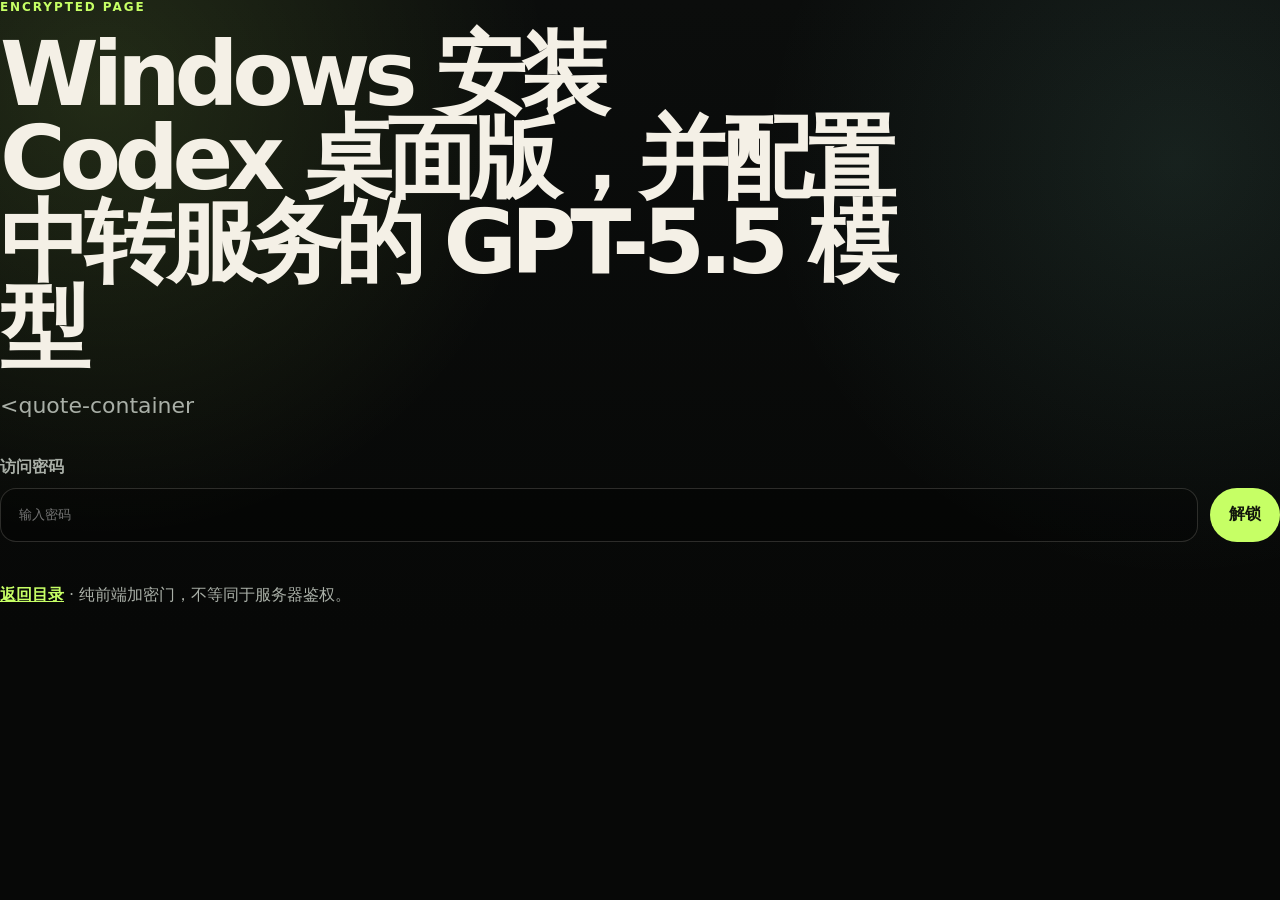
<file: pages/windows-codex-gpt-5-5/index.html>
<!doctype html>
<html lang="zh-CN">
<head>
  <meta charset="utf-8" />
  <meta name="viewport" content="width=device-width, initial-scale=1" />
  <meta name="robots" content="noindex,nofollow" />
  <title>Windows 安装 Codex 桌面版，并配置中转服务的 GPT-5.5 模型</title>
  <link rel="stylesheet" href="../../styles.css" />
</head>
<body>
  <main class="shell lock-shell" id="authShell">
    <section class="hero lock-card" aria-labelledby="authTitle">
      <p class="eyebrow">Encrypted Page</p>
      <h1 id="authTitle">Windows 安装 Codex 桌面版，并配置中转服务的 GPT-5.5 模型</h1>
      <p class="lede">&lt;quote-container</p>
      <form class="unlock-form" id="unlockForm" autocomplete="off">
        <label class="password-label" for="passwordInput">访问密码</label>
        <div class="password-row">
          <input id="passwordInput" name="password" type="password" inputmode="text" autocomplete="current-password" placeholder="输入密码" required />
          <button class="button primary" type="submit">解锁</button>
        </div>
        <p class="auth-message" id="authMessage" role="status" aria-live="polite"></p>
      </form>
      <p class="note"><a class="inline-link" href="../../">返回目录</a> · 纯前端加密门，不等同于服务器鉴权。</p>
    </section>
  </main>

  <main class="doc-frame-shell" id="docShell" hidden>
    <div class="doc-toolbar">
      <a class="button secondary" href="../../">返回目录</a>
      <button class="button secondary" type="button" id="lockButton">退出登录</button>
    </div>
    <iframe id="docFrame" title="Windows 安装 Codex 桌面版，并配置中转服务的 GPT-5.5 模型" sandbox="allow-scripts allow-popups allow-popups-to-escape-sandbox allow-same-origin"></iframe>
  </main>

  <script>
    window.PROTECTED_PAYLOAD = {"version":1,"kdf":"PBKDF2","hash":"SHA-256","iterations":210000,"cipher":"AES-GCM","salt":"TfYogNyWTieLNJlBKpT5ig==","iv":"yaFIaQeGNOhLKm+2","ciphertext":"h/amNhPTph1hvnmXE12bDtg2iVrEulCxDoc1JPcSLutrHa4jEZN4P4Rn1oZ7785ZJJyi2e2uupwSaL4Ffi2YBUQb4FuwOetjogXyxf/jgGk2O7H9pNN5Z0oYtmw3E1e4rqB5kjmeveZarfRFkMC3G0yILNu4I8quifNX+z35PMwSlSzDu+8ntpvdBXWqC+LgOoHbyZiGiqVlofnG0m8fCEvXZbSDRGzQLHBY+PAvJj9LCc73UjDIui3CeDYt/B4SwXxlWtFdVe9/axDI9APqJ9p4QSmEqNc3I8kcHm+2CyGIfskW8l7t4s3WO2G5Q45IGh1LQmjwAnFRE6qBauCtmcfJkSfdQsxo7nQ5Mm859T2L/LI2pmwgjX+3qgnvP64sQaIenMpKq/SD2fPM+UxDdWNFZK4XF7EWnbXR6hh4J1WvJHi0bFp1NyAK6BsRy02L4UCXgZzd4Nhs4h50oWEzXQl4QbeMWYfZ/L89kz7sGfkh4zixiUApwU4XqZw+pK0KR/uUC+8HQqDrJGf+oy/fOdR8zzYTo17oimIV2GSBwbw9hVdkFuSIs4rFwMAfhOp5lj5a19pmLsDbF2NEricVXF8SJkDpx897bzQGgFBRNViIq0truvZ6PQ+T2qO0W5IG+O0ZDMgAZxpYGNlzPWBa9dGe4MwOZz4+VVgOzKtVLzXk4GukDNH3G6gjI1R4BCNxSr8xGznKA0y3iG1EZ2Q/oB/EsWfVHYi/[base64]/mVpKwMbeggw0DNMjfmFC7lEFEYOxrXsT6OFR9r57pRdlEaobuuaHj8sWoEhs+cBioZmhX0lNkUqQzNuxnldUKgGzKv7e3w8gIaAKODtGLDZ3YQGAFY/ij54L7AZoaMGHv4RJEKZcAVGcogyFtuxGoKgORdqCRNh+Fk1tcjnqY0D8lt7u6FocbWuZh6EP3eJfjkbsjMbU/3jYo26iJxa2a/FkIrpHsDOxK3NcNRxGr+AwiyIMl6zUX6hZJ7YH/burLA0Akd/t9tfts4HtB6evGJxIDkOxNGddnfLg8pz8QiWyIkvyExcQId2KFS3gFLINLjWiAfVuLxmH/yvQLnUP+hOw8FUaH3ml5foDQ+MInnqWLSDNSEMcCahwh8P2qFGFErXUk7H2po7Pkv8AT4j6uUwZd2qWe4Qeb67H04yetyTOk6msOotczHx02dgC2xuOW4nrNZnNVqkvtYG1A3U/BBtomswuWiYqKmEka9idMsi++/q096t5dg9DOnWTRSPs5OPKWWX9r0vxd0rNnikcG9X0KrRkiQ67yk5lwCrNAiR3z21vQcCxNnSVrlRsJZVuWdCHQC5Kv3LaxX6RUy68yt3ARjXl9ybzH/K+gcJsVajs8z8mN1Jp3fCAKE/+3LxdLkxrMgUEbyscas+WvdUbtP9F93nkkfQ75xRGV4wBuAGJtjEhepK8nSQkjv4C+C3pjA/e9pWm2VgwQwBw2vcjlG524xjabGe7c/udIU7J5G1brJzYVTsqvnhQRseInlAKV7xXaWdVtsSDLwFv9j2jOTb+AktfjuXIi/3HWuKbnTECuzRPN/GTbhNRoL7EfMwyyhqq4A8Ox9swLeZdcgF+tP/WkSEuy7IFOcnYdn1XMmKDZ2GlLmzPScpPlgt2oxEGA+sptAnlmAdUiiozXDxTBkaEUgYVFyEy3ceaP+3uagQrse2ah1ozQLqdGvbl/BvMDuDoRgcqoswH3kc03sO5U3a6FlUiwW2WNhah7LinVfMKpuJOUsL7RJwPVq+FIR3y9pvBO0X6snmH5IlNKdZDV/fSVzdvHTEgLZyHudDom1CeOldcwWt4HxizWh06P6VXcovJ2FI5cgjfzGxeOBUmPcVyeddJsuOjdOlZa1aSL7+mP/8BvtVDBPYFZsT063oYJIppxt/aYfWZ6SGXy+mwErE1RQpnmB7VkYF7BDUJkqN0elIEJ7eSMxh47CSOHNPjOJPrXQuA6MrPsEmdMEY09u/ZwmDBCvhERKTqzz7iKMOZQYpfLXTRI3D/gT2OgxLsPo/XbAU0CsPaeUelBfhaLyT2lVFfS3bj4cmMfs/ZfmM17dBvwzTxzdeC6j6h06vb86wstLdoZcH/9vaXOxde8EShBZN54oeOxjsPCfa146B8BiLt2zj5JoIezsB7auR3i3fL8qefkJgG0mlH9apURQ0kYvmmPthkxFk181QdFedlqB4fWMWiYZ1/4egrtg+7HaoVvFdcLyH0AU/OsJWOxiTx/DWRUT8oCnCdZ9litICM6cdfc2v7hTQVI0cNjh0uzI4jalSrpAjmuoPtA1lQ0mg7HshAXmhVpc5ZqsWRblg5ZCcgDEGK4FTTaOXlOWW61T+PdWQT7xaLZVWHTClQDttTNITXFCTqIqji4HDzLFQyqLv+ia2ElF31TE9nqsOOB15DsU6fKEVr1/q6ugF9ghMiBQ7uXvPdK151fO5dPclzpMco6YaCUlRduKV9nSbpThFk6LNzGfUXZH4HrALP/DBj6uApfuKIo0oz6mHRr1Ev27vD1N6SBDk2qF/Bdaq+HPx5eCUhoioCH7pTzYBDt52XUv+anpkjIFUTyafQ6Z9JUS10tuonSmoa4I6SC+rv4OYVrrjYhms3o8s/vpO6DkZbSbxANepoQIYLa2WrjyWoGmrDEcOZWF3roH/1OJjyZd5uNYMPT96M7DoVi27MzmtufccgDpJsix0ospAAXcjPUClkJ2RSuNJNOe8NCkfgymJoYtSmmgr+ld0xnMJk+aJ3atf6IUUsGMXhvGonV+L5GXE2/cZjmNmguFGb9Ln2U0JGyLSf1mKBTwDk9BC0bDJQGlWq4t6ZYWfs4m4TmAuGY+H+s6DWrTO2E5XAlMREngGyY3sRIzzEj7d0H9UY+HzYIoBaap91KbZDdXLxuPhtKB5OXYfSh7Wzsj8OyXxb/tzW52MePrFgPC9d8V6Ml94gRHhdtWODEkhlxQE01mHTXoFBePlKOdTcfMqq8PtJoq79cYbud7g+M6gkIRHsN3HSg+LaZouE/feq+tIihtYg2Fxx9oO0IoVBFXESS93tIKP9pgmH+ccTzjqroNf973VV1PDUp0mIvO97Oll/4TUJtB7Rt6NG9FV7Su2paqqGG1bJpNDEYr85UOxaxFTo8ej8+ZGkAVgtbpaAJx7ypBxCv4EWqlAWZlZDaJfCZtDYMze3L7JUeSXQiFW/jfeQFefykBJqlJlawVWf7JJeEvWlTTnFTal19kRNtsVAo12nUYDpE6DM3wEaMF++UyrErYGlWsbL4rBtogNW8VbDjMbY0p5+OWx0EmKzrYU1iOkY/6zi5cfNggBmT49QqMVhNDGAxrUvZhMj0k96cBUgPRbvMKCL2vENPQclPKqJfbFY6SBMQd3reo6WpD69HMrAvz7ZWcam7ZrPAurE/pLe6jhw0130jo4TyE1R+tlcPW9ngI8c6ojAhIsSuzZ/IHbQNAd37xdyYn9RJwPjE6gMppd8LqwWfNM4KCJOTwU7i0nw9IXod9x6I6KCTM5faE/Kv04348Wc+07ETyhKVEJIs6ATQcWLhl8SCbmhE3zO2zx220x2bnD0ws2FDodIl9iLi5arjUIeRfvHc4B6jRBjXRosThwHDdWWqusPYeix2mmRY+hw9sV9Si6v0E6OdUM3zBOC0a0AUYt7OM/0CmYoRPlrNxANFoS2pKpVVx5vcvzzfIjPxjukydhb0lIrK2pNjpRZ9y2ZymStcCqQa+VeBmC8Hu+vbbwNupw1k9wQwLg8p8p1V0dFEVwYLBrjVX2w8LkbjAnSZflCqNq4dxzXrh0JwFkihQ51g0Wp3WKyvPWo49vnVzHS4Ab1/wA4uv0D1WAKCvKiLtFOmvXm+rLSuzeYeKtHqtew3lY4eM+/dUW3agaWrDo6BeBroLIkKRP1nf1Re5PkDoi5I4aP0tiu+CAgom5mfnprkIOKjeLLTPuiXKR/CQ4ldX4CkRHPsEgqXjlnk4dgIze8SpVKMa9QFe1vM+yA3qx6SYVmRAU9zxssWwvcmjeOHCCNdSV32pdipYKSLYtx9UNkv2ieGghcfcbuxjs0lBs0pCT+16bhNr+E8D/[base64]/sAaw95meCFRo4FQ97QQLAHsnHSx6y5yg86c+FcE6NTWFkSnotJZURuu7I0PsZJj/+MBmprX9t4vTR7i2WvkrZr++9ItaVvMw/+qQ/IqeUzHhuAQ1UygXbG0DXeYcfAsyGSG+tHacVr+afNtQvyQU0ofmOd5aavCVLLrvKetB6ih175IPdIu/tAGGxxvKbaoM9Kdz8mIQewb8rPE4c2adSA9b+v05bYDu17C6fCjuoHlFSodpEjammxozRo6AMOB7HafjzJ5/RzGkWQGPcOZIh/T9p2j0Iy/UG2KE3y64Jw12s1nnAhDJdIsvdCVEPWgJbjW0B/IXwMWuTxwlkbfdgldN1GACumDMWSowQRgK1qGi1iI/Is905S7ghg9dh3nGLo2A/u4965Cjil38l1WLVGSW2KUSgYzxJVMkN+x7mfNgfrNQggKpfaFxwqoOSgTjVRIkqNHWT4y5CEJ/2NtIzwKlDquq0T3fM1HZrFDHCNkcHRj3Ekgo9c18zq4jzlIkMB558rfNg/AuC2Uilmf13XbzHtqMS2bU3aAhDjrI7b3ZKFOpi+QX2PTvQExYxtAkst9sCn8V4BLOrCPbKmpUNcN1Vu7TO7QSl1Z0Qz2yaCOh+bQ+EspXXCN9mAG5M/zd6RDDDnZ0w4FWtnDvdT2bXIXjH9r6LdHVRv2UF+Zr5QLcP14b2hkppzdTBeA/J6WC038nRI6vQ0jW51xtBFwqUTMCeqKeDrp9VDb7bt6qLMMgnKYWryha7pV+Yn48tlT0J3esq6G+mWaKfgnpy0s8J7UF+eJAFx80okOyNpXUFTfrQJj/TromGVbGMSMtXy+f0T19ZWnrhNUJmCzgQH2ejJgG7YvKg1UGyu/lo9W/Np6b8XyK6TPAVuWtHKGW6XdP1VIkulNV2o7uMSObS0bKlNLIVvemT/eGFA6nUlAsnzTtuuwrN0xDiC1fimhBfXe3xUur2R8o1Obzuafmat6todaMPKMTWa8S3N1zTROfe9c110YIQRbh0CoC7YAEEkoMzR5/AW5PaxnCIF2ap+tmcAzhGDXnBXeXa3ibRY9FfMxqSo2zH0Mnrw/m7kN7u/2dDhEEYcIhj2c8MubJpBtjUqFotI06TySE2a+VBcr4L7KxwjShthte22tZNoDZw4RuNI+WFDyoXSSYrQK7YV8riCr6ohPOfqr3Fn7Q/vF4zRU4n0DT+K/RHoCNKNilcp8eEUggcCa5++XTvJ0Qz8gzWVt41N+QhQUU5wOqaOrwGEPSV3eX67BLGxq22MlAlQlrsYKOxU1JaFCK/rXveVJZHAKwaWXPkO6u6bbTLgesAQ9tbPwoeA93/djkAzFYjwtM8W+66BiukWs9zVkothzzuV424cgN+UVXy2xDMlLEoQBBDdGUI1F8HS9c9EBNer8+UiD4VRwN2Nwq/npTcLQiM9NvhN1oYHI0N4/XBLHzuexNpXplpwtlkk4lSUhYx3rmsIg44uqLbH36y1pEA/b6En+4Wrh0BhBT2C69jiqFdij77nnF8UIa2U6vfLwexNbcwage/[base64]/+Xi2v9JNDCW7qYBfzH7CUQdqwuCZ6rg8YP1ydp/WqqHBOWEV0xpaaLatKgDGVHu1434tPCOyUDVuInqgnvvOg2NUdHO50Ao86+Cu1YUelHLYe2nVxe6r4G4rBkVWCVPIxGdoXWXa8ySQbJDI6GvKW92NeNVGNMaTdVY0SDmuAPbQZM/FtbA+9h7usyPgFbsTzZDUyF+poQhTnNFuiAqAiOoOKyxMwLy0CrkQjGk10sprWT+cD4+d6G2/GEgVZ6My+thFJGne6bGgHcWHK7lARVXa3Qrze18/qVOl2BLc0gExP/AqVrV5xxQmZOw/[base64]/oREPGtCAa5byY66BCBX4LdNUiL9j4EVWs5hY1s4JWIBjAqwO0oyt4p9jayH9tKPAlkT5lV0kvca1tp3/EFydD2HkiifWKBYNzsf9xwrFth56IUub4A+zZfDE2oy645cslKTQ77fKqHkW02WunXz93VB5q8yiJnDaucBKRliDCEvRJESsjo7JbmJ4dfkxdk938sADC8OCjHLFlRKX1RtNSOPxEEYrK95wqif831DA2UxFDygXAyO16U7uNRDje+RksZxGS/LtkiSaPwNjrjQuyrjn3UGxYf1Z+c8qg+9zD3TKINsiQr1izVX9RiksfPArKB5luqNfrIL95iOw1zUSZrZDeZNHllDrsNaLh3RbRDYU8Cb97XNh15Q+qdLkk1DvBlPY96DhTqk0gDhCMv2uBi71no1DbK9kw3TwlL45/PP8JRYzdnQJqNR5u97uAzPencB1TIOv7YAT9CTYi0SZqhHks9erOH3EDqu6Wvdau1Xaz2di8dSAwIx0lTVHgC6iuu2a3/hsdDLc2VXeyZHu+4aYobeeYziP64SUFZjX3o5ZEKYUuRdvqjDv2J5OrriRn4aCvEuzcmzDhTjo3+a7RHgnihetiGjR4WFq0E/wU8C2IbTzTo3+Hi0Kqg54Wlr02GLe69vb/0zEkhtoVbBacZGmWYPIKcNOrl7lzn77PG+z4MQbAdoJhwKPe90vfaaGL5S72Ftbsw+/S2Kq07u9uI4NkrwSIs/URS/l8xxKdg1LiIuynsNIkqxJZ6Z/rBZqnicIOiBhJNsaRRL4dxkFArKklQp42PIjOGvpccG2L/d5tGeCx6geFSHkPE79Rhk48m2wWD+TuSKq22VW6mL3FPxF7PPxqVUFtNOzoJcHiaOGs7aGvUSQehIh5eQkvD/[base64]/YwZbIC3+XE9XuwHtDula095EqJ0AqYv9A7JCxpd6bJ3wT58uatXAE2AQesx4CqIMVOGKmhmDN3neLu85PZbuW/XrZfXxeB7ucVjvwe+gUHhlCfG1n9PfqC/Y3osg/lXK0yfRBJOdX/7YCeMxTGdfbum/Z9+iN4anZxorg4Ivq3yCPHfG6vmvXOVc+R3xnkyVGrWLzn2d0tcQ6s3JsIrwRnnWTNoX8uiSAYvrEVtz7E8nMyFLZV5vq8FrvO9aanHPWvMjGG873WRPzA9I13vfvZk5GYj6jb9/Dppn2n7P/P2WN1OdTOf0TNYEnsho8QomSLArtErRusJCODQH3pUqUgw83eJazatI/f0zhnTvcyIwqYIccP+UPZKGjV5qhbZ3yBx9nidHr/aHtEPl48zC7wgEADphLFfNLPb/WL7j8uJc4KjUz6DN/TJ7aNeRGixNxcUi7nkUoHf+BkDkozH2maZtpTw0VcyGf8JK1U1k4LYmRaeL3WQSdyyU9o0KUuHg81+J8JL+JtyrH981u4wHPq4BmxHh3lHlaSGreguL0XcY5obtr2t8/fXL6XvDzC2ymAecDObaN6WzAuxho3CpZkheSoO78M58VvZ8x2cMMe2JxpzgRJ7JPYxeKeBgtr2wuMl7LrmIRxmWWkwXay49SvxFSLzm1Z0PqdQ3aNeoyd+XyxAMCFtF+2pf8+7ABWgrV9llwtZQ6RLXT8Gy0/agVrq4C0w8h83fHrJ402MFKtuTU7dGNFJktosnJ8aLBbjxnlQFh6qD2rBykDmT50+jUiKFHQ7ayKLDI2OTV4N7PC2lvOsCOLULdvZ9/0IyHVSneEkB/CW/XyG7vHM3LDkxDTjLFzBw1akYDNrBi6KP16aVdTPG/oBYOCQw/IwMeUPu9edjJceV6M/P8FCHMZwkK9uN/uhZFI9clQWzl0ie3Sfr44dZq6ahAki+iCNBjWEGfZDw3Q5bDQOGaTG8NdnohG1cDwbMrW73mp3XcJTdTI5KH6V3AB3vZr3g2ifnj1GnrC2QvK4FstC8/tw/fKvUk2yRN10M7x4rZltQnXoPH0D5Cr590mlhJs99KDVBBBZnPhBWUwDrnXSSyzTo5kLIfGs8QueI2xI45xGzLrtMrZZeXtMny2Z6KLlvCEjJ2h/zUH1NAUDogO2CA9wM0iOrvVNq3tGcuN2RNLV5ziEqYIBaQ7I9RTXB6tXf9JXwgKfR/elZIPfL0cDBclw14nh49QPcQlzUjw74VJj6T2tfVOS6Q3SIglL5IgP1CVfyPewmSJtUcahwMf1ZJM+ZWUkAXOIEpYzU+/fLrNpt4X7s4dkADNiZeQwzRMvz5XPTPlvY3YkW1kOd3REBgAibCVjR3a1D2C6tgzMTZ9g2m/+Bhmhfp6E6psWUYKz6TgR1WhkgDBBZCgFLfkSRXE7o+QuyWq1FsuXQBgoFBIFzYMc/aBstDrO6Ejt4R+9fnkg8CeOc4IDkgMBXtNEC9QhnlbaxjDU7Q3ry4e6vPhq+H2M28ikWMuI65AOaJ7Zxy7Y5cnmo5U3cxqapMeEK/05Gle4XawzPjiHavuMjEcB6ghwReYh4T3qxwlCi4FRahrtE07HT8RaAFhFkUzyE2JhvbRMQHQ8nbsLqUyw9DmvCd/zM/N/4WkDkMUiiwwvPZuggMBWD3XtZsJRXxuiQdQt4N5eLre/umve5zx6W5wmn8qng64HhoWC/J/opPlLr/aiB6hBn17Gat5SPgsFmh/HqWpjLCUIFEzdZ0JsamOYpa0HxuFBgQDajZ+JR3AS0rw84rCnxywtdl97MHTy1ojGgd+zT3zbKMAyEKr3xqB8Fk9zQYTtI0OTkhvdmhcElutxFAEvSuFXr/DfJiBd8QIfwqn7zdF2151DIXqZIH4DaKcvMBKuMTKMUvDcA4yI/NX9T2n9niOnWLgp2G3OYBRs2IbZNeXh5vQUDZOKRHtg9FIVDAsqpeBwWuI54yC41aoUy4CXF6LSNcFjlLWmufoYdemDtSc+J0mR3X/0dRyiADKbFwhjaHQXV+nod7Qu0rFhaJCIDb0cBDcwLiy++0fKS+zJ+AGd/6hcHtZXlId4GKDmgX62pejsnLiHFJD6Ab+b8SzDvgNhqQugze+3xgnsgzFJEMJSWq3Du+uqYFUcMTW369lHkJnkqkPlEVqFvqR9T0tCqEyaSWNH0r+JBoJ1Drsvr6+QLhFBoZ0ZzGL7qt73jIQDouLuJcTKgesJuGecoOdPSto/boNlYLzlta9waytHWMctFgEon6R1sP1y81oUaly6LjKd+N25Ie9RWW8/BsIGxhYhG0UbaXg28UI2GvYUlKTcA/HbXPQSB8R1Am6eKEnxXpcCHc38Mnw0pg8mkqPsrIhUasWVlozI+ianylbtMOIxxKg4OSSqmVCL+/91CTTFGX4hV7ia3VqDFg38piZt9iLEG8JGrOGdw9HfpIq+UOzB3ouhmda2OU5HzUtX34/II3NyqkuKmLJW4WUulxTqa7ugU/D9Xyl5cGdiH6BdwZS/0cZzXMGnu9oXPSGo+UHT1nKnQO+LRbduv1d/ctIk+yMDlJUqp618fLLfmsh6/q25aM3N6edlSFIJcmHPHCclSzrRnEn0PJY/DZE8cYGRrlQObzAeB9OPJzaHqPCwljf3ktBHLXGLhgFg84vE1H7W55Y+WPRtsKttI2Mn8zZP70QeN1c3hF4NW3ssJra74YVbWJTMpb4fSVCXL3dSxXWuW5rDoEyAXnERAXo/p0r2CWfldcjkhqFXmrpupX98wqOoMDEeb7A1ZhzvNu5yjGwwkLMGTe1HEe6sy6opuE4AL1rwQMv6SfpBSTR5QiK0kboSsupGrcm9fOF7CvMRK6SI3J/8SOs0H/WizjrZ/hL05A/9tlThDWGJT7G+fdlFsSeCcFqzQbbCD18h8P1QeKDb8IHqpaRAQ8aME+d5sWVFvGxcaEpCgRCnGKfF6nObLbF935G5jCiJJsU6frB1eddYzb4imPoN8GfEVywELVNFnhGuDsFE+YFC1IMY/IENeoJgAMEI+qYdA3AzSEsEdP6hSOndm3AqH8VjbcsRAe7VC9l1BBWtjRjkVB9tXg7vTsF3mZokwTKlJCkE/b/8LYNYWGxmXrScTW+mx6XxyEsW7viZDsFNYI0MIDXa75tajVo5fRxKnuGKQOsoFrtsZ0SCNUGjI0UgS5UwOKa5fJK3lJgtLqyNDRHRerwDE1V2xWXBhuCFP3a/iPNDkIX3DRUHPN+eH+JtTMVpgj4xnLeqcJFMDzuTYZ0t1+Vwyha9gjy7IQA6A/+acE54lBWBvPZp+1G8VhTx2zW9tb1MBhaHnJVdR2/RxxElaY/6Yvr9A6ufvbHb5m8d2QSaJNE+UORetcreNLNupa4LCYd2w71rAKKden7Lx6YvhtJZbcM5dmkLoHvt85dPritaYyTssojUAB0xvYIaxskfGDa/b1GnRRcWrg8e022N7eS139g5tbv2yKhAge8PwxSe+RtRCXYEDpEuAbfIqQPJetlGKCTa2sMk1i9jijYV1ViPrVaKkvydC+E2UwnJVqo5B7wsAOxGF9n0V+eh9Wl41wtNh9A+3c0beXRdqBjOJ8nyyBVCXKYAM2kpT42hObUX+aqRQZmDIFLeejOZg2BoSp9/ceqeZ9K/RKpEp8xAys2Bu8LvkmssbrPjk0zNyZoT6e6TaLpZywT7jDQXwryltkliEWJnqXsB8RXQ5WowhDGSdqPcs7bpG80LQwVor1bEOBqvujiSVeJqlD+to252jror1AWOh/K324SB3Vv0Ez3Pg3CW2w179UKsuKMh2DH4crGaMRbuNzNvcMx5CjJIJuZE/k9lABSr8aZFlgvGhwNdMmuRCAmlqypi5Eye94vlmpjsRB6ps9XiDlq7xVXVBLsfam8NZ269AgahHiJYYcbTqlbjAtcPnxv5nahZjlAhDEgaddLFWn/busUHU1wxc+mleU2VfwZbFylxE3WdF8ODM2OHOPxxzk9QpEf9oXCYRhFKB0rZq+Lhabu6klGjm5gF3pDlRHMm6atM5kxYQgYrcrFtwHGAQvGscCsJyKpf+S8X++peFF/ZoA3awxrXknWA0RnHXiMu8hdLyPH4yBCPuPnYmXcV/gsx1HNB3HueCGKcar/+VjI2ySCOnAFY3q2qDug1acOtcU32a/iWEuCp7TQ4vh5EtmSCGbahpKloFRmQkJRwtDO/IlelIHlCLAvwZ0NJx+yqM2rsjW+3anhaIrm894GZqzjIf+BjX7ED7bWul3c0xACw9YxhlXR7LQzfvWAyTkP0n0H2N/xrhCt70i6qNHGDJr2KSCTQ6Val3hctW0wKSTkAC8YCYIQPOiVqUQ8M0H6NTtUpRTcAOjOiDPN7b1ySmbcn1bv/7KdCcn4jSfMZQLlbae7Xo8ZFltHC/PZUoAsAMh8tJNKP9ByxV6OBEZw2pwZwsfeVIL+RUxxutz2ijpGEBz6bsK6IKpcRoZX/Q0sn7e1ep40s6X6bLTYbkpRIgA0RchUBDAbdTE4cOogYlI+9jE2SNRMOmHKjYOuPn+cu5n1qUxFMPy6HocsDGyo0EbODmr0hM4uwVgfiCvWsgIx2YWVct4iIhbFKDSg58AAKeFHl61o/ivztFdW/bN7iAeZT6+Mgyp70PqHCuUI1ncdNkEBEunCC8q+K3CihhKNPCyyoO3jpW/0rFSsihzq7u+18C0f6SZaJnvaYMnUREwuMYgtxcXdouirqXb6lb5GNQnPDIrr/aI1F0GDUDSjqd0gz2y/OvaK9eb7upMYmpbvLNjV0iKGKnSLzBMe2grBxAMq73E+FJw6CeM5qtejwQvyqrl0PCfKt5ADAYSUYV/n+DIpYPAUbZ5k7e6dQxHxxlwchg6vv7IA72kWssoj3+xMOpQtDWL0jnBSIwvB9Ql557udFr89Xuq/VHz+sv1lk9wrhZNP8NCwyHl9rNCEHA2zkGpCnekV8h5XnWxkoFkqtAUqmlje/QSXuN1RPsCIZyyXn/BVBMjnpD2NXlk0zUurdMKquy8V0w5JGkmXGBJ2b/aHquYcHAzU8T5ip+a33joYk2DCcgRmOyor/B+U4Ei4+DfKQuT4biaaTnmZ+zubp2sHv7N6a4ECBO3ZyG68FphPA/sW5tPsMQiy6QsJbEwMDLMcSWCzZLUV38iDciI872P/fqQLBe4YyVw8cry5/u5F2YhzRdgoKm/dpXn+83F3I+lSBbnhpwFDcSEbpuBUzj6sqkguEF2MAUee0O/Q04dzxL4uHmiZ+MBY1hbPmozVzQr+kZW+qpbQAr6VKzCCOsggbV6ROEhUaalDtPSgGlrvnMz4r/nkQhBFnBPnYks3uYE6FzCq7TsG/B2QK59NG/qfl+iIArHuj2TbHJtcznLxqoJjHALc7jjm/tbhkZ72KhRyhXPE8Csjzp85HLtiVfRwUal3lHDlS4eMVhUxHvopPVGfSP+BqzttPCRouO8qo6B0i8mrtY0ZNlUiL/eZtjdMTgSNFC8+TC48+wJsf4AY5otu3u60F7UwwxtOWDeya4pZ57ZeZuqIwSNIlvxef8sohLnR91D9rR3AdN5NVkopMAO/e/TuWUKOiLa3V7cC3SAcTL/7H4lYfyfLjqYX9k7qDTHQNjm+5uSxMP2BqmHkj9fs83kgC3ujH4y/[base64]/gY3G7GcE76rfd0W2Y4gzML3JBhRMSJ6Rk5okxMnMOGVbEUHn1G1EzPbIkMyaVrs55rMnV7Y+FXtZLg8xGU7CKwCVygy9hZtv0dXfjqUcj++PQI4S6z+QeqtM8zJZbdFA/a5ZYWqLd5jZbKYbyjHLt7by1UDQHiZeYa7Sg800l5z7I8TI+aZuKjFVvXIT88Mxt4h0jGkqyDbOQ1V4OC8EdaAv4jVkFqf8jwwzzh3hqDNLy3Xi4vCaARKDCDbLiBJ/i2Rv+xSWhW/tMuVv9R2vKVrPzEKoXqQzCHyR+EsSCN04VxqiDxksJMvg8diVXDN0ewq2atCmuBrqZVAodcmWU4AQ+VQEgUDT56hfVojlUoaZdN6cnu7Eev9Kd8PO4ejOg8OiH/BQgsPSYUsBZX4sgZGXGx98nf0xPSmhQRmIlnZUbjkxXkDFAeVvKF3JjukPURp4hoFBiugW2KDRl4KnIXDi++L3X3Bm0p2McVw+t7GQJrX4HojCrp6Qa7EdmtuRaJB9MI1fc8H6pmw208Clvx/2omMUTsdbGacLF1LOd1rRceKa4A+/TSXK8RKW6WJAwekEbMKL5ZD72T7VlnFYWNbGZjZyZL7XHYwlRPeSV6gkAC/ESKB1HWlQ/mggW6l8LOum7USPQKrn/[base64]/iGUVig3KJJRQ+xWwtoQxOepgq11woosCA1Ms/RNmgKzgLpTKYc2o03OkFULyb8cmt6UbEjI2CVZ67925ZUU9ix2LC4WCFEhlLdxnZgSF3TzGJhz0GnZf4J+FXaAcdc0x/JZOaFyFJVN42yY+UeckE/R1igHmXTnimdJ2SvzTIkYHTe3SX72xI/YepfvR68j7Hzddz53n5So7hapDGzx22Z+O6OaaUY7H0FfJLllwOQXICffJn+lUkpUTo9lWBnovuVK/32/kFDLvg+VfDgd+Yf6VGemRJEnbdZGC7Ba1bTMTfkKSwymnv9lUuNXrR24VrP/cr6kUPNPS49xYD//+p/IU8AnQT2KrFAEbFRYnhdFPMlyiLoCQY52Gaw5BqaS+Vc9wDd14n41f8QTVW0wuGNpWKPBw8hv5QwVLQSBqgZ+w8izAxReijLItfGVadiZjlCPOB8hGzK6bX7pum8Q/m0c0nIhOjerwAz7y3rNoO4w0Ppcsv0tUZEF7CjC2oJRU0xIcso35H4dEVBKQ7bSIeApWVNdiBgC8Gh+EeB79lNnQNmm2BNkWtBcwYIGFrqaTBh7KIuBDgmMopImuDt5XGuJ9UFSyy9VZmjLVaMG9oRe7fMjrITCmPlSy3jxom+wx6c/en6JcOKByUefcBMYKyPDhk0oYUOfbB0mm9TiBHN5FhdDfi/LFKu1XCin75U9nOoCJXXG3Aeo9bcoWiN4xECHKgNPgzrJm3M7tIvJosVHL1F1x3+oFElaekhdjlTIS3hfsNSfnSbeSS5E4A3TZzK8BhpXJP/jGrTg8cejsQ76aMdWSfwIkkr1t7dZxiAR3Yp58gaiIXBdBa38vepT+YNyssWwkCSSVzZYLbEJnh/[base64]/CmIya+JAY86IlU2gCW0fwsDbDZZA//rKdNKXljtO63FrAy69Atw7gJ5I4yI3WSWPEy2lGiNbh6djYkGcDXyNQgQwCwKBMxKzoRSwB7De7py/eYD0aOcai2WAUBIAGNqE1zeDwcimVwxsjwTOH894J85dRzvWr/S1KFE0fxR4YywyIStUKqbS/PpGIzR2+ZIIFqoY/mF6yd81g/JEupfg7TIoR7UMLj499y5IcIN4+oayelG3I8fPBS9pcZ5REn/bR+TlXTtTEOR/asSl/AoerHCMNaZ7pGI61RHpjNYAZ/Ll1umktQ0IYW3GfqnUWojyDnfwGeOzdiAJPgRASIAC5IlqM/yKfS0C5lpyVgRwlPmLkdB4YC+rtN+T7h84dUgyo2vQ7QwWSPC3XRGKytpJo6B2dwYqiIN027XSj4aFVbnfBOiNOe1rRNRtG0UeJqqT3iwrTU0BbUVXfVJUxZw+K0DCCj80KmatzyzNBXWq3xgXgufo1oUxsruaRiEKws4KQSQVoi/ZeZzoAYTRVUD+XG+ihEFBlJJ5/AQbpSQ1r6NBRfrVpwSuVeK7djnagQR1wWuGyobEWp+SE3VVZWn2aystBMiPbFuNpaxmWPPWFQVnA2f+0FQCmADSmDBiUwpyg1Oz+RO3DqVRn9LGrukA0cYhoXIm/ZN5BYeb0rb0K1u23yULjWIF8Nd63qr6kyrQZFgMa67qMjvEMbtE5PDN9GxP5Ydt6cAE/vEXNqY5A0owiK3TGd1hy69bnkUbFV+/U8B4lGDqRvEe59f0ZZHkzqisT0lYxEs1KJ1mOSZupKYCDjtBJTbLCIv2no4Hgn6X/ftz6cG4HFSudinm8NKBWl6TpbusYKZkiB+Xcp4f6hpr338bSgc5AJwocShuXVP8hNQSqBwQXf1VPqwQ8FZovx/Oh00nudUb9FMMQrJf8PKz4N1d2vRkg9QmUsM0aByBZFNQKwkEEiizVnSdqwqHgKFyviq/[base64]/vN+nxpFCTB/gCMEw94y4ZdtRmQm7uHzEaUZ+Iw0xxz4Zvy4OOJhAdqcLWvKxOTJzaYAxljVV/AyO9ygXU4ZWOHWmAYF3o9xso93T+bLg2MrFMdJPVAmEqUFJ/wN9ymhGwK8APcFBjsOmg3bKqtwYSuh7bUL78H2rt70RgGTGSreFPFTABkXVKut5iQG2F5hdHQJ8zQJpJvWvVQ/6brDiCJgKJz7Cg0iOz86DLZDLF2jNdwQwBYX4u4G+0LKrJE9P+2LZKaUv/cGWuFH4bjY9G0b98dv4TqRoEDrotd8spsvHwCT9k/z/c9Kr7vKZt0iErgr7tyfpT5py4J7sr+9lNBU5zZ2QFeMjfI/X4jFzT14eohlgY5VJr2fjY7XJ6vxX8/yofydi957NkX9AwQwCZsE5iPZmxl5stJx/ckwEWWaksYWrgjHSSAAljO/szI7Sf9UTcl3Lxlal6OTfGBP4u4h/xSKhjmCUPRTFqcE444cqKSAphQe3cRQeUI7kxrif88UWxTzAkb4OV2EjRT2zeoyOYVGyuvt8jat+YzXmGpvhus8OHyxvSnoQCK/0ZXlehCIcYVidym03a+WXma+v/JQMeOvm3t7VKvb/vGHf/YJc1awnZK0e3eJXlBRgQHQUHgPReSmU6Yb1GBKAGGAhzshlP3NYlRbOwf5/0s7gpYbk41n/9yGqEpkVEHYQuxvjObpxFHrd0+Na1wBc2/GUJlc6w0fDjJQiV7b5jClCqIcDkW23wNf1e7W8rYavWoLAxPHC1GZfLHP+wdUzjtBbfbuHuaBiYJ7Vis7LLKvVqIesKqQFFS9/3xCWqBk4hOK4ml10btUl7XHG3keUOD8vwtoks6aT3C0uKCdbiU9xDgNrMa59W6YDsrGL3ugRp7P7z7BuLKA0Loi3SlGQd2E+khNI1VkFflm7oxAPibtlq5a/D+GbjQKO0rZS0wiDolb9xNkINjEauELldV2l+VAAEpMsYswLnxO5BT/[base64]/mJFZTjocgdQZfzlxSKJLcqpr8wOcbLiw10vpbE07YSSB4QkC57GHkCA7NQAGLxtGJOxufxWOi7IpfBpPLISc0NWtmACEa2AYcE3hp2HicayUHVgorw9QXcOTWf8JkT0wckeIcJz75IOGhH/yEmOZF4sm4VDjj6YappHnz0syUcoe7wSc5p3UyWM4GWtlxoNwE6MBgzuFAEsePj82YdWtlF9s6+5Icwa8lnM8KDlI6S3GXfvHDZa2YVqLyGnv74kCjpVDIwtNKOAVbbPBEyRTGZPTBlXN8CbFyMYMqur6/0JqUD3zLpVZNP6CRXygVcBQLSkDidS4S3JYn14GkryzdIkqHsnKJFjH/yOYlEgD0t4ohUFobk0ImgniA+XNFUk1OLVXwZXxvDq9aO/vE5XjNhDMmdsbXwan20WCF5g+rleZS1OsU7ucKdClPS2EQU9YRq5j3Px27KnsIcBwthefHtk6Q15f9tP+Xq8fgyXK9G+h08CPby6jA0vXsBQRmFvOtRDkeG07of31+Q3bLoh49Ul+oWTLZmSgeI+AW/QFAVKVxhq9nkGQW60z/HS38EzY2d8sFwHaJ7rIwaL7Vi6fUbaKF9OLzRC49tUaBns8vlOQZzF+SecFRmf8/1YEVmiRj4s1H+Nxgn+Jz++G8wAWoBBWK9hGVU4SN8j68uFR6SNTIQ1hRyyFBdDK3UFrNODpcpu3kxBiUE0q/46NWqOFs9iB/a5L6paTtovnx26VnpweIXGFTr8I+wbsegl5E9yQ+PdkQC5qJ4tPBWy0eucr2gtLwG+84jBh7d2DpjgSQfD+RNU37w5fKoxMuFkZfbgAo4VI3XlP6zZ8NLiJAt29m7C5KIAfcu4eeOw9cVT3RvhrP89uE2nCquVFI+Do+gF/r7bygC2tY4vUhZwLs9O9ckwwzo/R2jEcEZFyGAeuMhFldcYIQw6VvI/R0iIbwY/n+PxVP5Cb1g/TYG1P4/fnx+skdP5C4wQKqwyCFE/8VbQbQIf67P5QoJkprwyvE8J0GCqk9VNCHH/UoZ0/dv9GgRDoZ+R73RI0ocl0q+O5sTFZWrUZqQvpTgch39zuz0NK7OaUnSZEd0KvVTBZIBtaS1CWJ3M+QCJluCmt6GPtpyYMNcJtYa9KmzWoclp+l1mhFBnh5aFJ3XF+/V1q//Jzpi35tvhGp8YdMJWjMpgAOQUgg7FU/2cjtHQDcbHqk/jHfmS230NA6MVnyzo2/rmsSTBht/4fHmvAp7NHzQgdCACyZsY2ZTYp4S/4QfF58elzL+Cn0QU0TRfJpiELSc4htpG6KPllV09dDM0nXR61XpokZY+HdpNa4ZsG/knOWF7N7zfwxFrcODve3cjHjvSUIr2n0aS6wmDQQ6nPw0K+TIGek/MxB6Jx0OFKnhv7biQYcXcR0m0p6N68hj4mRO3pMlMpatTVoDJqLMcI/pkTpfOSABbhw+Zwje266G5ivtgPnMzaNxCaS5eCY7jfk841poyfrkr4fo56pOO1w/6o9GgC5bdcbrLfPGR95gKNZvmc8xjI+YkhGfdYRlGe4KvyXV/n4m/qqc2VnsYO4b8CNRsngkWP6S0i2Ws52/i+vLEywUWjpL3UYNfxcJ9OaQP5WeWCHIY60jNKkNmQFYmeps/QJ88O+B0vB5Im1Gk173jxLoPbtUpqQn+8XixCc8jD0/dbsX6eV4eoGFc1vX02OOqQPBtWz/aWiS3tXOVqCnSxLO7BnMa6NsF3HpEvlxBMQR0l10QtN37rmqt5YpW2BnqAhu8bKV+23MfMnKOlWYlm3ASc/[base64]/OE3LtwN7jdWWGvA8GavJfBeEyVdc05vXKvCS4fokTT6ufylhKBaDkTIK/vu96JjaHJNWgl8xQaMbywGfIeoNBGOiOhT2xGjCmseXw6H2Stm/opJKbw71uXixG0DuRNi6oH74VmOlukLuIv3vGRdNgAH+lnAh+24HCjf5/dqMTbvtJta5JqcEv9W+AvVyXS4HQqrKf3b7x6uYVgVUOocv1TMGU1VDzDbrwqbVDffcPXoCR92uuzDyXTiwcN3+LpYu1vrstoMOMuI7HJCXJXLUKq838T1D2k6KJUr0ZMSg8+wvrMOrauGu8S/ZQZIt+xQPt4Rck8biBRq5TdWvz6pKvOxfIeE6FcterBiusBN0G9ElZybA4Jen1w2/w8mZoKay9zhzNWVTKsYggJCpe/nf2sXJIQBPXBAYzUhWLbFcB/8+32VRGfAZFzkBHx9t2wBkJu9bupoIP8i+HFOOmV7+5XyEkimqw0mkBKE0NHTphEWdLuXYxAiR2B5VjgP8SstC8fsEHsFIQwzCxC2lH6xRv4tbs00H7Xp6zNWgfKbpdrc/HuETS/WEHK3H60c9UiInjZvw4nGgFPrd0KJlrs0+l3gimLGFxYQSiRGajUI37p0rFUVvHs+aETgEm62l6k5Jfvo88tuXzWqzwqcvUl7nDnGIt4FGrKQROAoKzgktk6w7c5yEUqwZrmuUHye3SbB4cKwvtNS8xKiVl+rD2tBscR72JWA4LHxWgtXKer5G/ZVFrbUc71+xbEQP3rBLKI2JVX3rbIGLoUHyAWvafBjWaurXTLnLG33dmwUTwrEna8r6JSPoJIU3E7tTsAY5uo3kfCFCUpdYnr/+LnpRgSA1fW7OqSRLbbUzjWtYhaCSfwlhz9fN7Io+RkhVdRXveZT0xcd5W5EzH5uH0pJiLhM9PFskvnK43Xndc/ewmDQslF1Sn/TyrCFlbfqdGisSWlyGvBagbnsLZg1H0HOQx/ma5XDsx45g52+tC5UY+UahbM1AbirGBMCBMvXMzLnKp2yj++SRoDe8JNBVUDI4rv3t08d+oqTNw+U7UkyirZyu0prDtAFTnPwTnpvscwsaSQMCP2iBWLzV8isy5OCjaK4s43X2dy6LqQ9EgOAJ3UEz+cdoo+xM5grur2l1qbvJsg++/J5Ube7zBoZ3Hoz0L7uyW5q7lKVz6YZsZxIDu8/qDyic2J7vKCm3vi0+clKIyP3BEfYwzNniSIAcS7F8uNPmG0JwRVnwDP2RPMqm64y8EDIu6z5Fhm3tEV1546k3Ct4TabLd2KfvxClI43lE7lEIy1VEzOM3Tdk5F7Ys9UhVVha2/zkl1hAkMvkyQQh74mr1CLNVfKNQ/URAf1/kxVqcEeM6xqQ3dIgyVH6yF/oamITMUa0jeR8Oxc+G7/q5DKFTnGnR3Uh1lhsTHLr+tUO1aleHc01PNR3X7Jz4l/mQ0GxwUMl8wZU65qYZAy38POzqNochLOhHKhyuOP87doLHl2fh2aBw8Mk843Ff/0lMI0zidEpksofQX1ar9VYvB8teo3DbVPXzQTsBHptP3zm3pTzPSre5GeZ83+3jTuG16/1DtIW+jP3VdLuTgyExdfcBG00yDcchvw97WvgEIRgxzt6e/gGo1dgrCLcUNBS28hWQfk48iAfHmzm+UCVrRqzM/iyjiVQPfgjTcni74TLrHmHNqdYVoBbd8hmkxVBH0PfFqdUV7PztYjj5Ys3G4zZZw8TduKrpbBw6U7q0dFcKltaPIN7znOtu1NKePkmtWozhZW87kYso0hI9QCqviPR7T4JAtd9nW9Vf8SJhYSy3kWrrtfiL+xSsQaGx38ge9SjPEOxd6BQsgaXb6CDb/Oy7XdwHEdYaqs7JKwz49NL4aR2JUgTG7Yh7f5HweW5NjSDTbt24BPmE2gTjeFROgmNyx0yGM2dJN3a+IbNswo+VY0EgBVnCKCqCOVaJWpM9dDZv7Qa6VK8nNGGYr/ayC8LXYzgRvMVqcKBLsm0reBePppSUIKy6ItYedtBumqDJ1bO6Vv2Lnp+0c7pQq0wATy8T/at4BHzThWhKzU0hEL3z5K3iIA/BsIKGqhQkByXmeQ2tp5Mrq5ABzhVEQLTsVkA75C7JILOp+X8wxKr+P9Tgp7vxdOjLLQ9gjldzFP9036srG1g/qXwlyRCRVfxBGg4hWf9hb498oMAh8BL6ONILHmdwk/P3/9cfRKltKeqp5M6MgHHjyrVJqcoY84uthA8+FosJTyflJbBbyeNUcr/gi0+757cVZeMJmF+1gTHupZpPLPlvUFHp1hrw9QxfVKh8TgqQX3EY6PFmdHEXQs1A03euz7ptJEoodohG0ERA1B08mr5egX5eAdara7qpFXHWbYOGh2X6G7rbsA/jhZ2Icod6DXx66VlXG0qicBPqx0ymkfGHQqbFRt5HpSe/RldNwaWrRF0boJfCcX+9L1hpNWHXaa92BUQS8lyG/tl/2ytL1dcpRHlCUlFoabXBVfV6BCwXq4dycUCM0noTcY3H1z26M7FOsqnJFWohbq2HCfZ3f9b38wmN30SmmOKjiEtA6aZroeuo+X/RsxuDVFwHQHdf7J2mNAXr357SicIETaLMkMvlG3E3N1nhGhX61nLzd2zm67Q7J3ppffGpwrw7ZczW9Guce7+rlUX81HLwkb5ZMBN/Tai+IbjYS2uYPtMFWKhlL+jU6xR/nyK9kyAj7EIWIfQCj2kcqAw+S2Uiz0v7TKjKTWArTHoQM10x7vHLJG7UNa14X4Tl6I+hoT4C9dM58k4UwykwPXXD2DqJCGJ+Dev3z1/OOaRfU/toZmprgUAF6vRejhwFJlIZ9ShD/C3uqP/fg1xJ8BX/5+GNdtKl+2+cIyyRCpFi7BfiPsFQ+KLIZ0n8191OT+cAPqFDsgXAjpFqcaQ2arRYJMlj+TPwomrCNRXwt9R/+Prayq0g2IYfpdUt7GTuH6Jp0ig8H2K8f4gGgLJsAzcVPSs/Mr8Tde4ZFrUV8ZVhOwzRWSKckaUwwr6STAZM0Dy8dTD0l0UDz65+Vqzf1spEPQ+8cPAwcoYDfiJA5uCNyoI+pdJAj1I2vFQxmLijw3QUM4SjDHpb6OBxNYBNBGxpk9RdiQZVEvhGauYtDurSkVY2iofeFZirxWo7oNpAfu61C/8TT11SjlT/Hv3bGF2ySrY8bEYQiC+LX45HTAdYgMlz/S/2TDuEJFfYibNEpzjWlmbLj/6eROFwZI51GcAc1hsaIZBsYZBZNw1mr/nxh998Lff477JSBwyeZALQI9KlKjDjKoinqT+hBdVnMiyC/IDkzSQ2ueW1GIldAbMaPzAElV9RnlYT2Rd0yMIK13cmyKwKOmoDNVWpPA9tFZjkt8L75izjLx9tWIewZaQKWdRNUGgs/[base64]/AXYQ1lMCQxMJHqpCm1IRR/QVNmNTOMGDdlxH2HuAtXutcMCCwZ+oVu/K8gdFbwLUGd/J2DnTTQ/tFCfAJX6Rwe9sAq2r0GOEJR5pfRTSd7HhIN97zCQxstB8NvnaIaRich0BbLJEGgT14GmDWrVLGqu17Nb7k5FUnJRN4cJ374lSZOpl8jldtBUf410/N+OEJe7R+ukGkVmq+ujI+t1FK+UtRO8WgXC5A6pyH5SOjJ0HUZYs/kecDn2ibJpNYjupc1machDRjM57oEATiHQ+viiyQJNyKrXW0kk0jze4/xTGtMCbPeS3/N9nEu2GXtiKV2LrpPhFG5S6XfiqkAnTim/HrZ6WCmaq1rlzvSYvIWCDNk0QAqLbTEPOqQhEQeC2p+nI6XdJk4aE1WoL4owOkxdaZ1jAvbp/RoKnUxn7eLdc7nmXN2i3Fczk64hFQxoNm+gMMyYMisXWl/jZUB9zdmmkPjVDQlHllWSOTeYHFkUa5LwfYhAcllME+20dcTLjWkugZxan9m0sGGHabufDyz1/1R2i8B0xD3zYLsTFyUAV9cHQbrYqRYR0ky+S69mOHjvtveqwFo4dx+5pfho+OLb9+/ZXKSTga2HhH6ELET3WMGU6GuLGblXCV7mCQe60Bz1kj/Zn/9wACMQgYl9GhRYRf9Ni312ql2Sj1W8h7BhiLtbiXB8EmTLJlRJmhD5Zckaw+vGCOCCLhZ2CJGT2LsSpCd2VCjLUvAgVHopWdXNnjXyB9ZgYuE82w7iuiUqj6rHr10LpNYZUNxTpD/89QM44nb++ovXKqlzrNqEEl5pyChtU1FcTwE7tg26AkyPVOxELkXAsly55MpkEG94lOoaLEYUDWw7xj5RBwWkXtaQ0C8I4ZTJkOKM9oc5bdcHxgYRGtllISgIgUInm0w5VGoeJR3Gv48EsJQ4FmWhjyDWx2c6G21DOqy/6MwtsEMl+d0LhJMMqZVytsnWEKtLnc8RTPigxSJRTVd/zK4NbcB3b/lr7QcM6DLpNSHQEgci9+Rn9rFE+cbtKNoPaD8OcNrZbV+7INvRU60yT3KFjB+9tq/9IKj85ub0iWlgt5rhu7soz/4W898sVBh/ClUABkSRhCryYyM25iI3X7RsEr2o8qKpA8xSp5WF1peOEsrbhsylrctXQwanRqlXQyJxy8vZG3Sf0YI7USfuGUoHegyKjzlGN2PdlTQ+ckNAFAqgtmL/b+XZA2LV0I+wuK6Dhp9i+2Ssg6PNPutY29XmhgoHLKghlBv81dSnC91iXibA5KWE8CXi5mrpVWi2h0koe4KJLELnCK4Vb4tRvyOKp1PowG0lB3P/cL+bfOTI/rRSMte8+lJq+xnle4vScNvSyXnK9DgOmLDgv+2LoGk3ntpVRiNC5b3Qix/zdZ2zRdIxCbPIqtIlFVdE2A2BY1pkYvZMHNTDLwdC2WAs58urxlCh5dV55N2iTNruVjvcFLk/uI8NBvrpdpYEpkV+I/HmpJ7k03z3N44s7a2CMot+qXVDdKPReR84N2lp5SyZWW+XWJ66WjXWwVsn/B6XOVqLLWs+sxIfMhdtydG7BHsIKpqabXwRxcEIvek4RclkpsgiAcDXMBsBJ0nmNjs4iLidzvSk6pcVYwhuDgJbMigrBnBtWZemiRFhBOb44ub2o0Ee9JTCjfhBmpSDeV9pB2qFulUxAtFM6xjW4idO76zMtwrKnJ68mfraCkhctFTAy711vxepbjnUo/bgreW51g3sw9AjlO9qMBJRJsTwEz/aouvm94zMaoPqzAFWtNrp6CVjANEHEUXfVLakmhrkFhhlOuSgE33BEZDkPuUWpsQhTTczsipTCEXHvgMdyJD7J82dqtr1p2OFUwSqwlxKhmVxjN7z/TxxoJPb6xdK2JIZNvExuiYnOlEn/R/7qY7om2wqUVAVDmvN8HpMTLKrIyeDnp2FZyGvuR92+ctiDPMF79A6vK/ue04p5o6QOSr4gczol62S1C30JnWB0VwsvBnyf/vDHFuB34WosqT2qF6VZL0yP1KDrA9B02lVlvaoqLpE7l3mtqHkZ59Am7ess24GJHFIf5fqmAC9j5ye+yzCTaj4o3HTICleeb+RwIMdVuW88RfpBSRUmY9RN5zxS4Uy/Ywm2emsbTpUBREpk9lnANIg1/J3Qy7hJoarZYI43iU/HAXWtiLWlffTt69udFaBryHxKEz2f2SyL6U708W0temHyJH/Rt0KAnaGo7epx+4LMLTh8BH4tdmU6SVb9teVFIGQ5CmbDKQtN/4KvENnqQMsnwNBZ1Li1R/RHB34jRSjwS/8vgVLRrMYdE/0kRMO4h/mfOIvU4CyVajJDvo7G8QqXLLixwxlADNI9CeGi2pPMoILJnNRAUnbggeiBByhav0VURw7BAhcUdDyuMYAKCDlAdQ5McjO0qOqGbe8XU4GmcJo/hJZIwZZr3boUk1nvKzJGewijdp5HyUb1HoMRVvIdgDf3Eaz+MYWqcijJNFsMSe4+nM/Tgbn/RiDRrLekWQ+xWrIbB9n8Pq8shyb7td5IP+m1vhQOXdWdFlT/5t61akxPeIvy7bVReJFel5ih46qEtpt7g5hdsPRT59XYMuk8lMI0HcKjf+6t7dp9mhkUeByy65FJ4TEmWQai/QZ36T7RcPuOsH8c97cS+KTImoCrWdAyP3iM4o3hxnHhCRC/dX6xfGDtaziTNrKh9otFMkdhMIDUJn5JkL+TCNEkXL5VaRT/zo08F1IqyPlzqLSCw7khNxrbAHYX9PTzXQFJpZ+Pgeu4kcNe+z2tAegn/B4NnVZmU9SS7I4v7qt3s7A0+PPRKlKjiM7IerzpuyPKmVIeQs1yo/BMr+dj6tmDy8g5chUPI7B2J4Q2MadztOzyk7w2QkRtqRl5zweoTjQ64CIS+7Rg11B805gaIM0Ls4Tqy05Fmdg0VxWRsiyGLEGth8iAzXYAwB226J+98r3SWqG8nwZ3v24vFuK8W7MShaIpjZgF+hTIXlgWvdhibHRwN7VtQxf9I5LSXwExypYtnD8o1vNFeDwC/ph7L9PWqtOb2vB4kmvKjH4Z1gqhi5bHYBOXPhHhYFZXpWzapiVwEhsqxtW7Cq4PnNvFsF4AzhperbGPuJ43KDvm+QBJYtQpeVc8eB04zRvMmYnL1vOdsOvIAAv1LzheD9pONG+l9vj/[base64]/[base64]/fCzkVrdwXr1I7YKruvXyuQMFIgADYTJ8rCys9VNZZW0j9rWBK5lFS05R6VmTVapmQm+MG1WcCESuikjIrkOsLvGCBuf/mxpsGs5glWMhlySK001pjIYPOKnvdUD0Ah1JHo/RSoaqNrqWB2aEv45N4kCpYNDUuUDR13QKSsivSMNpxSUjntQYLjcGMD+YD1Dggxe2UPF3bEYPvxBgANEKbCD3tW7Tb2PbgWdQzebxwcmLoJoEUAUoD9HDDwefh2iObFdMn5nWY571ioEzrq6rF69IqRN/s0YYpnd1xk81iF9A2Ki4E/QVj1SMyuwlgrZqbrAkIXp7XRON4GfbgSJZMlMrPowKQ4t8OUQj/cwceUxq//[base64]/8s3h2u/JpLS3KB1dmD+1+eY1sbPYGSACHgXnSh00uzkkipO5AP8M86aPac1o/wVhUzlBLIcgotUsj2bfe9yqshkHPooWbYh6qbcIjTP4VS2Rx4S4iFAc9BVpNSx5WLzgUx7UejFbcxZ319iT/V27wBCFGT2/sp14BnKXsAzN2UcJgIw2ht8slNDxzL7wcE4WI5Wb9V/hzuUtaYbLy1/sGsJkh3T913wjBEN4YTfA5oWgspv65VbwvwE4EBrDs1ysxiFPznW9zm/t5d8JHGXoowK2ycZohbhLXI0XFwZ5wiF383M2trB3i2Hkk7prXvfYZ3TK1Bh6yNMsdZm2xSHlzPb9/UPVzZW4n+cOesMIuZIHaWCXx9YPbd6E6IRICsrRB92N6yLAT/mhutuoO02rpk3qZrZ6WqZDvICiro+SxPGas5RbFOn33xJMyJBWfAxOmdgp42S/+jBMswp6J8Ouf7vhUvb66aLY4T5GVuFjOZlLWkL5SZCOQ9Tb9H8md2LTyycgsbIM3YrCGreYEFIVNKE2Im/vhwBCdFh+iRVTfGV1Va7eeBECrSAh54jOkB21YOK40mQ83EnSYzXzY6NIC0nb9NsliBsl1njTzLyNdw5DWL2i0rl/mm7l8ceWWNClV2GmrjiYMKmuyRXle/VvuBEbyoiAWAOnod/tQqeoLX0zv5Qj3NC6Z8CTLdzFLXMSJMOUmosVcit1J/VSz3GOYVPmkQtqPpOGLrWfZC3ItGB8SkPA3zcnh3QxJan5rXaIR4rcuXwcxak27Noo1fj9osr2yIMRHrdi9o+jFpizD8G5wZCMUiu3gtwaFppG4o+wkD722l12h5K41gqDa3CJAuz6ItlRZYIXkawchCZPDd8q0zx0jGkaxwpo3uMkq3YOCENRNQROHyooXvORjCqw//sJUtDxRAbxlqUHHe/yTDlZ9dCEKRqOkDe0QRxX67eOWrkzxSEutDe9uxMbXOdk9LjsOJ+yVtqviVbdKRaPtR8H11zSte/g9VQVE3BeS7ExjjP0VwSAgWGrAfm24Hmd9bk0NjmunJ6XJ8aeSX54koEfJbUPjjtdAmTMVTnNQ2DqSQJbTp3av/[base64]/8KkRG4IEL6R24SWqAqSq/NOllo8bP0BswqtUAnXed7qj2v8ViIWmuJHvWdJIw44juUdKH2j2WbnJBZSChGnM+QNDNxbMhvGPuxM+vSmItRYR6XWLA1dklf2XYAIrYGbkcHLFtFl5kJjfnrOMWYx2XPjUA9a11j9PY36ZxPkx0qdQ4A8xMIahM/pvjBLxnSTZMe0fdFdPQcHNjYzW5bjOGXtq8B/tzBKkq3ku0T0ounv0p6/wcnKGPqgvi4FNszYR3u/x+iBXbdORHUQWAvpYkV41Coz3PcHjyyiY93ASGJNDuGYzUvps2Pk61bmolJtXFq5UnMNhOHCy5y/FF4b9ecH1DvqPXSlT+opp5qGfCVaXPxA+svHiK/jbfpCLyziFkrvjddEBwmSW83AO/7jzKlGdus8EPH1AeN4+PZRw+1nx/PlGsvz7BPs2FkgAN7l8WVB2sHmcbNC7XQIMw/9dkrQ+vY5oxlUpVICpWr0LXK+ld9qFH1otK0hrnt+uiPQ1wYDhkw02N0FkRnlVt4ub9YGv56SGDmcWGutAAVBdhpLZ2aoYTyoM2wJkGkKuE2kBwn9VEotGyjxJZIz/65mPHi2YJlzOhmaNiWmLEBBBpXOcJgV+Jmc5BxDcV8hSIptKagPWW1qEDXo1epnt/s2kMWtfCChOxMUNFPbNW6IhpG6Gg6wJXU/f5vYlyu6tmhH6e7eaIxsrFFBRt/YfmmRBxitsc+CRJ04ZzwBLBrEjofPqFyas/7cH1ICwnAc2/DF3t0WiMcIV+hOaRJTo3kZuTB88VlvXa0uw8ZSkcuNlgHZAdG+QMjmeFfPJ7D2TV/TkPFvdO2B5w4AW1cUkrX0UXClu0+ulI0L+KYGMzge0JswE/SYXGxU/CConYR6s5Gb44cu2FpfORdr4Mblhvix6N71F/mBNdX/45jBj6xUT6GMJvGopkeI8voBITd58ul2R/sWJxx4iErcaxI5+aq/IQuPaGaL6lkLrUiFiKHAvJ118o8tikqLt1QkFrgS9kqMyluxqvSiu0cwmR2vAksPUXpPsqiFch/JQ4oOCzCbc7610L9HqKlwge7t8riOp01j/qIjQT3K6DqRfhsO75cqEem55f2MQWwToeaIu6PPBORm8LjCYqvs+GkDxsCYtGc+GPGfdtWEle+uK+DrD5y590LKLUfsxPUJLoHlygDxhDS20dNAKxxFF1nrqHL4vwyE4RbEEySyG8K8m4KWTs1so5HYdhGdL0tA2pOtr/0knyQN3bwIk5oGVIKz3a7bvMru8gLgE80w5tWPlc4IKvL+uwfXuY2Sv1akDtMerC5shkvIXtjjQdO4N0FHbXuQF+dqkbbdJw75SZbe5Jp/47pXZT3GasqYsxuBHKAojATaa6Fi7axy0qPmWl8wBnzFBxk+Egt2xgnPAplDpvBc8RrFk9osZQMPuVF/oGf9YjK5fxyn6QkDJ7Idy7KwIQco5Eo+2/HT9JjaDGxWGrtmc/[base64]/iNQd9ekGeVxkRR+59zmqA0pm/tLe4UMQg3SAIGAUZoG0Vy/j5Co/kmrC5HKsHHoDGGKuPjGB4+muzUiMqrU9N4jn48xUBoHjvRSlVS05jYMfReFYqPnQ2wJ2X6TVBBOsoxTIqNZNZ5BRgdXtWe1Xk0iGAavJ6bPsrAIZAfMsED/A6YibV0UKx90KTq934f73cyNP086/xBNMhYyypWfoYT3k+q+LkLrhtuJ///4xLO2GdHx6PcVj6SR6hj+dAtrqsrUYiyB3HUIUMwBJ6PFPWvkkqgrJgwiJ2+ytOrVdqNq63FtQygGgWuwQY2y8xLImWtL6/gdPOLxDUSRadfzrqiwlGu9lrC1Xrh0rJm0WAspq1JGrXPm3Hy3XBOtUk8B1hKMymz3aglfv0exXQYw6int4w4xZNQPDmgekgAAha3VVH3LhN383gFdPQUx0f+WDhFiOQvZwalOSWWobWAH//64Fu9+N1G1dkF2sT0huAKAoJbbRVSJVmbG2v0aGvmJZV2X8UrbYRLVkBcwTNPu1LQGvNge3T42rG8xMXi0QoxG3tXJLPKJKnqvetpbCsSPJee4hz2quzaVeFbPrSAbca3m/s1rhQZvojG+853+lKuH5/dDLmsYX0ekxmrWNqRsjJcoe6lAiS3Xr74XSZmloev2zr2AkrFlbBtcwGbRRPTQRIkTFIWSQQOonUfo1vudWyNAba4HyX/YtdQJEQCJZBjgn0Gbc0rVvquwOySURYbetuTXXE/[base64]/iSEhfhcbUdks9DMoEOaTRBo2hnigtyVUfj3xMq/SJMRZlqNykBLnMp8ZZikrtv57vp7I1KQ5Qn54jbg+bvs1DzvxYaiJ/7EdBW/eC7bKGa2c+XXnVk7IFFM9EVlhpK4iiH250g1ybCKqeEg0pEh9CvHN9zyLRtUfajykN5ypks81FcygHuRB1CBzokiHX2KpPrH/[base64]/W1Y7v+Do7jmEG6LfEJrilYyVX5kZyBK3OI5KXziUFYlpeAieyJXKDNDHJy3DKwQk1an7aMT0uRHjtspYmWCbeAAP+NpFWKLSy+BLP7eIi+LEWHyHbD1TkzO1H6a82ZDUV18OBgdBOLfpn6mW0FtULbCblk37PnvmSuaoCxiMcwdCdhSNgG6BoJRO9jjoCxXeYr+6I/nUU8NDANKBnjI0jyFlqf6sO+QVZUlzPFE6ZPopRDwsuuoasG4+m0xJCbziD/9+xDbOzwB9/FpQ87jaNz+ElqGPM8Uxp77eclusDI7/06NlaoHEXEQvwn47eGh4ZoI9LRh4GTqN248zERSmV458JKZu3tgGtbnI98Aq2UPM1fRguid2DkRp+FFO2g1ky6ui+u+JldzoM6B7tUnb1MiSp5U/pFXdEG2/3FeMqalgfuLhUL/wa3bnfaC0rbM8uL8/RPlmo+SC++M5rHAkvuBDyNLPBn/UcmS9SJHDTTSM1sZ/tcVZeyMUtiIGuScqNRlYRMOai1UM9uTYwNE4jHoHv24uOZeuKqBiJtjJa/uT/wPGdhoFDjXD1y8DBWBptTjwdzV9yS6ixu4oj+8XhJPfOdShTP2CsD6IzEUUfrzaXpOjLfRmGDxanijESW2G75/YJsVVxs+Ilcidun0BK2qLBNAAXWPswVJijYvV79BpULvk12gpczGixR9O1YOvD3gBcutmMHdIOdjnlfi6JRDoC8FaVkL9WzJcJDQRWZH+1dFLPMowguuAqteXEjhWiXx/Or1YLScd5teSHzUKHiKseSxDI745xQaKnIP2UvwFrsCAgxA4X9vchMkLMFZjcgch2/ALYxGH3AMStDM+OlVk6Ira7IlicW5ic/8UUWmkFdWcyjo+Mfma1jLVlXaQobqSgKFofZ9rdZiNEknVk+fKVHl5z5sEhYH34BnptqxZCFiau3idlbzap5iZHfHbMi0uM3TcZ34pa54VGZXHmU+YAiR/Kos+sCMXbqGdZ0sLrwiUvmBLiZqt+q2NW+vLW+lacwABSRR+j56hZtI9rk3I3BUFgcxsojNN7XjZcInweCsTUpD50dH9kiZtxtthr7q6VI/57TCxYWBZy3Muk8e2ZT7KsjjxwLe80/tNWhxNU/Kj4bFBvk+hoYzZbr2YT/rVeSiefGADKZ6zS/+EE1FY8cJoZSkHL6bdmBJTxV10NDH03t+f17haHpmskCjXDy8FXm5jkDOBjiYMNg/2+wVfcVDcQJd0Q0qsI7XdJEZFUyT7dcGKhL/L1iNsczhJ/8xSEaI2+/d7iONCX5UGjoZ5RU5l7Tl/[base64]/KRT/qhz/6FgIDv7p+BMA+BtGc65UI9SiQ+atku9aM7Ta0yYG97EEG4n99Dp/4arAnMgcArE0pGnI18Pss+MEX9j8+C4BU7sH5dkhU7Bpm7pUTbXe3OvFV5RC7u+XQ9o+dJ6AKZraZUFFcrnFVukMANpUNR6n7qb0dUkbEdFqQ6Ss4ORAhLroKD2HJw3QlzKQn3rJwIdXuDzgwx8VG4oyVM6zITXHISz+sgN/ST1KefpNTgszGrLnt+3J6hKbzCYdyWr+oafmMYE0Ge0Xq6ZTnPs8/66V1v55Y+1Hrrxg3eh2Uh8HfRi+B2o1y/[base64]/3daeahvnWb9cU74GrXJyq2k9yNjU1J71CAc7R/w9acF753eHdiTM8SUdkEt+ehYY9eYDr7XIYSXSlDYp6hBXFw6qP7JFwmB0Mv9BAsGyyNV/uF7uoyzWMxpzkGnnI+dqb2LFuSap+srXp+XMzwrccPqsZZTnVvMP45nDgsWSxFoI8fnfkNBs91KQXpP855ly3CVwBeSRXqt2hl5eVbubl+4qangoE4Tds2v/E6/iQQ9j3IQZ4aex2PUrTKrtoeE9wzP9LXrHH5liNbPJHctwrn1aEOfDsfYIzO404TVuei8b1q9ggAEWHX4uhv7F3JHaAG/WCRisgES5C1Es2ek3Pn3HwacrSJVwPlUBRtLNiJz7suP+9EU87ZMHlXIC3s5qQoeosPE0MiXnNma50DDoU2wLy1LqjIpDtwFax8JCWdSibzbYioO/djC6rOJTyhamIdWK/[base64]/[base64]/VwE3QDjZa4oEK6T2LHbyQUKw14D8qYINMS1XWbpVlEOGPmcx+YLOebcR8BTdVhgWmuw7FM42fJx4WoarSjPQCWykSdKopF3LrV29SFPEXHP4xhwuhf008rrcvnIQ8A4RtLxSX4mqcPJVwTCdIPiND7guG1Mlgw7LrJt23ul1RWciTur8X9lROKzhiZ/LM9EhSXwzNiWOHjG/iFFIl5K6oYHoDQfq1RmCpEdCR/Wgz+3udVVGEKEq/8UqtNYR6OpIxNuGmmc9a7uJLilaDF2t0GEKlvy1CZ7ejaSFkTTUcx1c2cJZQfxBrMoXopOGeWCQXe6jnXc00J+kHfDBqnd1aTJMkv3WFnw6MLVoU4HFlEJr8lLSs/3ugiAv6GdNy03cfluRFET610Q/mJ/1RtQ5RzhiGRejOaspUkcNzMQ8qHA7xJQQy8KbnhdU9pKVJwqJpQ2CG94H2K1kjq2ce+gL7+ZipWvvIXRyGCHxb1XWZgsbgLG/2Ho2EJRQnngn/HdCZmQH+CGAPTqPdVU8hX4AOOGHjLQxpmgjemgV8OgBSSvteuMhlWCseXKpBhqTNqw6hnuHFMA8e5+JXTpQb1CwId75+1qoocLn/PAXmXc8gOLEkmn9MW/0VojRuf+RTL23q5wur55jlxoGhqDV8cbGSSVqHS27QCtozwlSGq3s6XKf/+3m8ur+7Yx1VSuTxPO4ySlNqZ6uGjPvFQXkphtQZhM6Rr/0mLhFnNY2V33QNNzOXsPtYWrAYoiZfTkKKLodaNIy67XfaYibYqXinJx05JxU3SkOqUJ/fxHerC+9TPzBzzk7z2tUa6kvITrhp0l8OE/geNW4xkibakh/wZiQSV37JnxhVLCGCuu/lBHuZFxdwLvZFj9mujiUrIEgD8QvnxnLEJ0RZrQY0Q4LMtAzHcWpStVeeEJ5oOOtOsnAJNIlkOUpdyxFq8ZhJknkpK2ncafNTi2pIo7rs/RyG8RCdHTXGdlb/w9SX3LI9ZSisqyzDT42giiI2LTcBQdFd49Ze2HGPiaWPOLCFy8TIkZSjEKl5/LbU8DsvjEmGksESD3mgfKPGfj3Nswytxdrq453rvKeGxQU8+F1ZT13PYmn3azM1g7QQhJXR8235GTczhlj9neLjMtwTZIPdANFB8jNs17dodEhoM5cIxoA5KKFjY2EPjv21FbvfeSiaL3avubVmRUp/zyN7FsgPlAIZSIbKIB1wckS/UGpsnWyER3J5zt7uDqAXW+zajNd8E/vpsZ0lCgexI5RuA0pUIosGbFEGXvCMi9qs4WsVXzIxjqLEdZJ2vkXLZkTp0UpYeq0jFa7hBYYI+nGGNIVPtp12kNimSFe0MQORMf3ZhIHI/McKlojAHSqNtHR/[base64]/5j5HG5aJ+lSGVIZ6qVVc8soDExVo8heTtGAbrH8PBd/+8VkmfVQ0pvooxcZ/Wm2meTwGkXQZn3Gco4TIUoSBiZ6bbxrnbyC/+Y+R2GZB2R32DDyFWZIJjVkT1ow+I9hR8sgG4K2WRz7YX9YPEBnl3EuRw+SWyR4LbkW8wIp7TAwn6QIE24GY/uPLJ8reZ80COPNDNB94EWgwm/wSoTJgEfAT5sQzZbeVjIMlNXQXSeQ/wV/KeapKRBT8AjYPGwsq4eLvzzXA3ldTL0y1Taz/VbljJYCXGzR8YM1pgit9GvD0hlOispO0V2m0ciO747pda76W/T07C4+TtGZtjBbdheZcSofkgMwaOQTuFuB+UlYNZHBvZJ3jAEUWzlgjpVxl3u0q7oNki7HeFejH9EElWjsIf0bfzagR1eLHjBs1qMyicr6eCmlSAZ4H85Gxu544etp3dBZyFKPh3/SxD2TzI0FuvbyGBLA72MxUR8/MuEuVyI/T4qc+ty7TXFLRGSXkSp6rHDyw/pFlZ6eSvN18E7Pg6uQjOP6XJwdyhS+APu3lCWSj6258C5ZahUDyC1mwEorHiBggY21DBy1MMzUB44wNx+0IdyCUqc8kft/EMru5O0AMOmpRfb1gqND1MxC6BpV7OP5wVQ3OrzMPWFRTVMrKoYdhUWRJ7DWYxTkCFiQxKYXkObDngZvtumZnmeJSYw4pcWZ7iaJmECOiHkGZ0NSiAyrc9HYL2I1zm2kViuRQYUB+o/g8qs1HqAe1HVkNbnE14pgS7XVDWkJu3GYgJ+FWWAIZ/2njJor0aQP71r1v8xye8XfABUT0EAKPtpgMHuZRTpYwnOUhTIhr2NFXVSIjq7DplyOnGkzuJBXmsykdZr9WwI6p9WGoP5xOsojvgpsDBad3usoHDgZkiq0//t7uh+T2Kv3LyPqSGcNHz/0qPZAmTRNE5/AAj+NJ/TKpcUGpT9Q+rOCrxA2CkNa08Nud2SAxuN5TAIW9BXsyuVubOdj7y3QrCuIQ1xRSVgoAuCIgAKAkPNaonGH9vwUWqovyyguM4LZ54VcEMWV9Woyb3o8PZ5RCe8u6Sjwnrp3l1v5jymq74i63Prz0p+yNdbfTGgJYqbwTgLYNksx4f8/[base64]/3SxYtHSxMnC7hT3uIYnPBqsoDz3bxeW5Jop0f8nGphYipR4HvjI7hFSZCcM519nFKnDvnZdUO7VQt0/ZRyrSYO4rk6xiFbotj/ORH06kxiavJNJRGkMFGvLcMQg9wHhvlMZtFCfGBqJowFnRAVtX7Hk6mUmSWf5zvubXzURnkwmGu8ILPbtY7XVlCtljsXiVuBboQ6RQQwI9HuQI4/YA3+SLd3wygnaJ5U0ahBWvOVqEM5nHO6cubIkaD+s8TGkLNRq4YR5MduC5/NRiad79/iE/gMtAecvXABjr9OhqTX1aS652ozBFK3St/R0ef/hRWnd2ya42JjcIcLnAcyN7NU1K77xPLGBLqvZN5vdZM0OM9jKmm9eFq/UExr2OtG24qhGMgZAGOkEiZibi8hYj95uAatFNGVmWpnNJl+ofig0gLORFrVL6wXKqXz7AxVgpRE+V6zFJ7sZIvty/KNXbFxg3/ZMmyt4em2QxrU4iJRyo8Q6+4616666IagDpkSo6PNb8dh7r72gwdyvhsThpIa9EIh0T3HAf6VcjyIGo7kweByWy/yRf3I+283PtbL10piPDl1/U7JLTGpL5wYDn4MQs6Ijv5xX5jzJV//JhjKtEgULxXNI8WNz7Z05X5bu6RUO6Q+52VSWSy7USM+Ih4yUErxDtNpf4u1zzOBHf3E+s27yWhWWiGyQCqu0IB01VTxGHgKQQPfiTNJQXF8SBOczdew4GdnPGcXMHaWb7lyqJZNE/9HQn9ryt5I9enmrgCUP5wefgFkM5v++f/Ze16jek/8z1MqaEK9B/dL45QGtfApPAkwC8IVFrIY1iCY2QV+gi2Pv7FZUpsCKd2l8T510EAmVDG2I88ZSDtNN5AVqsTplX7JPkrnGhJQDIxWD60WUxcpXX1Aja4Qwhi0CP7O0Hc/mOzrXN1op1BTU/I0fevddNzpZQD/D+35tD4MjZzEE/tTHqI6FX7MRtp2RaCQftghortHm94dAZ8u+LkUmMMts8gzYxLpRvISDVa4nTDYxzYONDcsD0cMXaXuNu4+m/r5rNbtuLzHmrMzcpAfnjhblS8p0FqM8Krfdx3Ku2zCWFh8+GVv3XNrnoLQwwU+vJcq5vsW7SWS2UacAIkaNHGjnUYFXyFxlbnmC/PkN/[base64]/TbaiOUJZwzv/BZJKFJey7QrAh76m6HBs0DXcXeTddXlCxadlLCfAVNTZBZQph28u1z0vCd+zADxMfGaJWtkoudrFzeAJvXfFhvTY/yIL7rrJK+uH4Yd8CXlB+iTlPNaj1MX0N/7/uveMgBIv76XNu8bnRyDTusm6TC4Wsjp7zZDO/U1hM/wR5c3iE48Zr+PnSDWZcFGic5LkWHb4s0Z1rVRt47KmHbgz7eMqke9I/ctHe1tlgA1eHMCi57//xyENW3TgUb5r+rueuzrLTkrCU9ZltCOuePm0LbmlZZVXpfNirpZnhrSrjAk0tbD6p8IIUdGJ8vjW6EOAO88ZKd0p2f3LvLpjztkPx7pCgNe8OohqFNtgQy07F08afPSbFyXMZqhElmqzlYDe4cucbFR3eJx4mb1Bu3rfBpzMTfH3c2B/68WOQrIDFDsEa9qLLGkZNrq/Q3S394PkrGB9XrFUTZsjGr90XoT5v5/WyV33CkH3RETJuWbLLZnOKq1fSNpQcqynmWy95UPckgK1bAcT3FDoL93iZ9RdIGxn4e3dc4BSWytw2EURnLtbl2Xal8NCfU6WjSJk7W+04Z1u2o0Aa7wWjNIrEssKKIrjgLBJiRtPX9ana4Xz5I21G1vRG7/DE/GsQYl0dBMbTw/3nqPXsQi2vhS9nA7y5ry9W1KiJKWyOqt/tVvYe39FudcoU8H+naeXw4n2qTncS3uA4D3x/sKTDvnfBe6gogfpXiJnFqzl2oP00zruU2uGZNVMTfBBV/1rGPf6XhYCC2nYJvV/2usqstqSU11u+XoXhkB4wpylnEc1l5ESjt+6bXX4PTZSCn4o4nNxDFEVnghiVWDv3+JC0/qnfA9h0cOG9CfuH2XxVJbbeF4JEYN5AU07kHF78WQXSbAPfOeiZ1HF4q1V8of1YVBPplYHa9eWkb/PKJT4/8OAKtZwyIvQPmwAvO0NnlAC/eGODvlYnS3o19g5oRxFyqShhyTkGB3rpU7NuDQxCy9HHCbDzSeZQe/x9seVRnqfFhIJurtJNi5fSlhg5kGVUFkb44Tl+t4LIz2s2apaqStOj1xtjTD6/hxKS61jwxYu4urfDKy1dM2U+T4fH4K/93F5GMkF867cQQ5rWWKT2wD07dEPTvs9Da/hBCuysFTO38DFUx33e1MwPPvI5wNCW7W6Ga41irp60QAc4asvAIK2DGxP86SFzD1MyL4+SE8+Vybj4jTFuH7QDFpNclwd+OekLQOsbPcZQJNJWy0jpkcyn/zozcgptj/1i03nQmcoanKcY7ITwLCpOwSvTW5uVQyHnzA+RugZvKTlGyG17ksgucfNdUO25r+bhv081kJCLI5mYZy1gCtNHWZ/X1vDJIyoOy1zraJ7z2B1uwi4rlxRPafuHQ/[base64]/NiDPHUkxL0edRLoPrYCyFcEEmBqaWetEAgEiGL6o7sehneMuw3SBEbBjemRgtEIiTROlTo1csKolaLHKsaC55YLu3jue2WVQmf96KFUxS4c/mbVCrRC6GDofTWiccRGHz7AMdacDBJpg24CI6z3gK0KjaDAV07bvxVzur02OcEY25G+A6PV9MyjODFklxqKUXeubVFrqbpB3eoN1baSbjLsCvkwBUyA3obWfTaYwRoVotYLkD9iND/OCJgdv8+oCo6eHXuzxdSeByh/0hElL5K4kjFEzcoMb/RbQmNQJ5ufU/ddzKyPv9/OdT5VCzDMh09Sp008DsnljAzCBzfwmWliqMx+raUKorKWhrGS8pmjQU4ODSnbDWedycpklwxvwoArbmi23O5WWzv/u9lyFLoOGaOL3BZcKXK5xMJKfk6H+NPWZd281Gr1i8jCZxgG0cnoJlHNUzhWZui3Q1KRJ3+Rj/GOBfOxosALZxU0I0NiwEBWvZfHZK0fKsWPyVuzuytRQ8uWxzuo8Usux+wbGUSjQotVx/[base64]/4P07yNqlAsGOZ/dktHtK1SUwdoBdxQpafgTBxB+6/3PZnUzTGY3JNFJLfPLzlmdEAyFwNi5QjeeDPB7coXGWSFv5haxV2aEGcyhvdqNd2O7+8AGTbKaEBptwmdRTg1fKINVfLkr15WW/kerBnbUwpZfYVrvD8GvKQIMhioUzoRtggsjQfwHWvV8Pr0GEuT/V1jCI6dGLIaNKX1HgS2hZ+lFX8sghBb5T/IF4xzesDN4Ao8+nkdoH2+UGy3zYJw0tpOobuVVHO/AKC6uxOQQx8o7wJ9ongC9UASXvDKRd8uvq2m/8OtnOESGsU6LRFrZPHOAQOKckz+KAhjjI0hAx0vRB6IkXi3jiHaQd6XhnT0l/25pqxasXAyWWQZDR+D+KYCtwrCTfZaQAu02bYvPE+5gMZIPgRuno44nvXnwHK5s8kxRDNZK9a3Hd629Q947rfL7kTHkHJx8J6aUau5qdc4+4LeoL1VDWrJvbeJl4LthfHprovi9a4VQ7nzRGHkgNWZD0YEfC3W3fIeE64t2xKzYRr+BEvuBVLSJBN1aBI/foF0JnNCLrkDdCoPBNU4R45sm8gEAuodtlwXBXvrJGbdJTex30tjhMkvq5Fx+vXEyX1GdJti+31TFf4iCZcDibbBpzdCFAsLFQJ6voTsmA+DX4hkrYIMzYn5QOu2sb6/63drflYHmx8nGn9dZR/QhQVykrXJiVrjBQVG+vJuERjQ74asEgH6q9hJ4/IHePBBwjH5pJr0EcnExTSffhHRE1uO3VnaMRyH24Hg6SOr7q4xt3dnLkNNTnTx0kIqG2myeBECS7N5dQfDPQOzIRFvWwocXPMDXuwbEi+EGUBs26LjFxrzmYqLKr3te7b4oLBiV9FMfrwwcBDldYjUugFFC49LSNXRloiNCgw90lxyV307xzGl9v/oQSKq4QEmzbxSZJYrxxffTJI7N6x83J3iBfNG8dKp5FG6f2XedTaTPqPo5ICscmXauvnKqJeQ5KvbU2QjLc+N7KHMhfjF136MY6R/1wcV2UNgYV1bwMmD4L8tZDDfKmMg5X3DiQAjOLdt7MeOe4z4QOH+UO48tKpZ2vliXjQwZAjB4Mik/kkf+704/8e9n9kjDbg/QaueVHHmZ2c0U3Vdg0fP+k6AFmVF15C0uBycVct9W+2RrHzOVoo1ZZMN6VMPzfy8tfdSgziOP96YrC35a47/rwMGLnqYj28wuvWbB2Mn+dy2tikR9mPyrvnMws/ZDzrrxmcVfuImY/MZihY/xodY0vHPdKryPXGz1c/cxofAAZo3UCKzJbpqLep18AtJE4/0DEdGcj8Z3+V724y72GY5YvyVjOHBNIe5h2QeIIGhNV0QBf/jV7dWkPRgKrkuQVe2YnGX2Q9L9PXtS5i8qZ2j/cV8qr8ewfQWw8uWh/RQknAt79ZvU1hKiHfDo7kZPjtku03A29tUGNCnrQAyRZuzia972PimEjdaZKGjAzVE0kHFMvLf5KvN56mYmPTRwpV0hohF85NChlhW/Ng46ubvCtO3rWKVgwJ/Oj+9deIEbZIMt0ZA4kIjf61LbUFoqznSGhD6zlDlgzN3m/I0O4+KP9wRKn0h+0EXWsnFOMPmtNOro35HgWJj20IlXl61zkIL9CoZJlwnUf/IUhwLMyn5HAjWdOndzds0jzwJzcwWjjQ1KbB52/dZky2ZQBOjWW39C4lDKAZQxG2MUJOVKDubRt2C7K2FMot7JGwZ+x8XUYz8nowJEFUe990NG1ys9DF9Kwjfl1eaKH5TFtCF+qHKhrbJgMe8W80iGxtqRs1cUazaXDVeR7I09D+5Yk4c71w57SL18brbrd9CacJRjZQZxcGHErR6Wc/9ceWol1Lb7+pD2oL63z4BoZq5MqVC1crED6TI5zduL5J/jfbaq9Gf+oRGvaaQUycWx3L5mGM0WKEwK9Rr+33ZsFqjym13YGRA8R1ND1NcRC6pIa2hAJheA5tMu2O+BBOgQiZpR79G5uySahRQV5kND8TsrzIyZfluvJAFxJYtSDRKTB2Q/MfI5ry4t/UJ+sLcYL9LX9VEr7do6jmgcKYq4BVgW8m1lkJQk7eEoEadic/YFSoW1X6jnPehauHVUU0b7C2VnE8aljssIODJRHanasXuaVRhsdSJt6hLUAiNtaO5F8YCP3+SrgcYraLJrjwm7C1SoeBriVVnIrzQcvreeBiaGVJrmf1jdr64xT/MpqrC98ei+YWStAiWQmu4RUbgicGGomz6Em7SVMJ/Ymuw+8pEr9Flh6IPESine+ffkuUuKvhxJ/53R0UvLO391vxHhfrnQcbWI1r8C15/7GuakoiQm3TpHWXt1MV1wtqMpcsYBBHzijrUczjBsYRk50w8DL7xiTXZBSmcNrqnnqHD/LmmGayYrsRGuIElZjJCWJpdn8l7LaOG0cNSaIceEgivHfQ9Eb/Hmv6b7DLVPIrNEZCMrAvJBfdw3rYUzA2Y7aPR8/[base64]/HHcv6bclOOv4PAvNlpK4aXDw4jd0bHHG28m0SssJcvhrCw64pI6iG+nbPR0eMvxR1EO41QR8Gg3wWF91Qjkx+GMMGOVg3unYtIShH81G985IPnLfA4zSIoD2nxyaUxmOaaWOAOYkXkVykilFxcKOjWRRs5QN54GhVPKLcCy/Z/02fjNqY7jzP+SLQ6Mt7QPxjiEoe4E9raCgXnYyPDejc7fkibIk1YPCFXZwq8FcVfw9ooQ3qaYNoSNnKbRGmwut0eCJsvC7M5WVLYWZwqDeeaV9AaZnUfIrW0OqxhfitQLWQcGcw0F/MYhLoY4MGkbDj21SXhfM9bdW8nAf/UU3acSMhyZmLprtMpZYzAoKJGj7ldBpv7t68boXrcHgjJ1YghYE09i9lTF2oHPYeLQ6z9dM/r1luhu5lEWzfsGUbv+g9jXXHDMdkG9rxP8EAPxoltmOiJCRkL43vjRpmuzbsIGP6qGCBn9z+0zH0uWyA5XvNB4oyYen9TaSYAu71+lMTAJgTOqqXLW7M/wKBpBKJXWiq/szjojh4+5oaJq+7WYUj1OlKUsmvLDr59cUu1CzY+gqbde5Qpk5wKK3AyBSz0gfboanKvb6o2O3DwoP8JTmff5CLLVugjzML4ZosSBb6JOsPXAfsNdw=="};
  </script>
  <script src="../../page-unlock.js"></script>
</body>
</html>
</file>
<file: styles.css>
:root {
  color-scheme: dark;
  --bg: #0b0d0c;
  --bg-2: #121613;
  --panel: rgba(242, 239, 229, 0.075);
  --panel-strong: rgba(242, 239, 229, 0.13);
  --text: #f4f0e6;
  --muted: #a9afa7;
  --faint: #72786f;
  --line: rgba(244, 240, 230, 0.16);
  --accent: #c6ff65;
  --accent-2: #8be0c6;
  --danger: #ff9aa8;
}

* { box-sizing: border-box; }

html { scroll-behavior: smooth; }

body {
  margin: 0;
  min-height: 100vh;
  font-family: ui-sans-serif, system-ui, -apple-system, BlinkMacSystemFont, "Segoe UI", sans-serif;
  color: var(--text);
  background:
    radial-gradient(circle at 8% 10%, rgba(198, 255, 101, 0.13), transparent 28rem),
    radial-gradient(circle at 92% 18%, rgba(139, 224, 198, 0.10), transparent 26rem),
    linear-gradient(180deg, var(--bg), #070807 70%);
}

[hidden] { display: none !important; }

a { color: inherit; }

.access-shell {
  min-height: 100dvh;
  width: min(1180px, calc(100% - 32px));
  margin: 0 auto;
  display: grid;
  grid-template-columns: minmax(0, 1.05fr) minmax(340px, 0.8fr);
  gap: 26px;
  align-items: center;
  padding: 32px 0;
}

.access-copy,
.lock-visual,
.hero-board,
.workflow-strip article,
.published-grid,
.page-card,
.panel,
.card {
  border: 1px solid var(--line);
  background: linear-gradient(145deg, rgba(255,255,255,0.105), rgba(255,255,255,0.035));
  box-shadow: 0 28px 90px rgba(0, 0, 0, 0.34);
}

.access-copy {
  padding: clamp(28px, 5vw, 58px);
  border-radius: 34px;
}

.eyebrow,
.section-kicker {
  margin: 0 0 18px;
  color: var(--accent);
  font-size: 12px;
  font-weight: 850;
  letter-spacing: 0.16em;
  text-transform: uppercase;
}

h1,
h2,
h3,
p { margin-top: 0; }

h1 {
  margin-bottom: 20px;
  max-width: 900px;
  font-size: clamp(46px, 7vw, 92px);
  line-height: 0.94;
  letter-spacing: -0.07em;
}

h2 {
  margin-bottom: 12px;
  font-size: clamp(32px, 4vw, 54px);
  line-height: 1;
  letter-spacing: -0.055em;
}

h3 {
  margin-bottom: 8px;
  font-size: 22px;
  letter-spacing: -0.03em;
}

.lede {
  max-width: 680px;
  color: var(--muted);
  font-size: clamp(18px, 2vw, 22px);
  line-height: 1.55;
}

.unlock-form { margin-top: 34px; }

.password-label {
  display: block;
  margin-bottom: 10px;
  color: var(--muted);
  font-weight: 800;
}

.password-row {
  display: flex;
  gap: 12px;
}

.password-row input {
  min-width: 0;
  flex: 1;
  min-height: 54px;
  border: 1px solid var(--line);
  border-radius: 16px;
  padding: 0 18px;
  color: var(--text);
  background: rgba(0,0,0,0.26);
  outline: none;
}

.password-row input:focus {
  border-color: rgba(198, 255, 101, 0.88);
  box-shadow: 0 0 0 4px rgba(198, 255, 101, 0.13);
}

.button,
button.button,
.nav-links button {
  display: inline-flex;
  align-items: center;
  justify-content: center;
  min-height: 48px;
  padding: 0 18px;
  border: 1px solid transparent;
  border-radius: 999px;
  font: inherit;
  font-weight: 850;
  text-decoration: none;
  white-space: nowrap;
  cursor: pointer;
  transition: transform 160ms ease, border-color 160ms ease, background 160ms ease;
}

.button:active,
.nav-links button:active { transform: translateY(1px) scale(0.99); }

.primary { background: var(--accent); color: #12160c; }
.secondary,
.nav-links button {
  color: var(--text);
  border-color: var(--line);
  background: rgba(255,255,255,0.055);
}

button:disabled { cursor: wait; opacity: 0.65; }

.auth-message {
  min-height: 1.5em;
  color: var(--muted);
}
.auth-message[data-tone="error"] { color: var(--danger); }

.lock-visual {
  position: relative;
  overflow: hidden;
  min-height: 540px;
  border-radius: 34px;
  padding: 24px;
}

.lock-visual::before {
  content: "";
  position: absolute;
  inset: 18px;
  border-radius: 28px;
  border: 1px dashed rgba(198, 255, 101, 0.22);
  pointer-events: none;
}

.visual-topline,
.board-header,
.site-nav,
.doc-toolbar {
  display: flex;
  align-items: center;
  justify-content: space-between;
  gap: 18px;
}

.visual-topline,
.board-header {
  color: var(--faint);
  font-size: 12px;
  letter-spacing: 0.12em;
  text-transform: uppercase;
}

.route-stack {
  position: relative;
  z-index: 1;
  display: grid;
  gap: 14px;
  margin-top: 70px;
}

.route-card {
  padding: 18px;
  border: 1px solid var(--line);
  border-radius: 22px;
  background: rgba(0,0,0,0.22);
}

.route-card.active {
  background: rgba(198, 255, 101, 0.12);
  border-color: rgba(198, 255, 101, 0.34);
}

.route-card strong,
.route-card small { display: block; }
.route-card small { color: var(--muted); margin-top: 6px; }
.route-index { color: var(--accent); font-weight: 900; margin-right: 10px; }
.note { color: var(--muted); line-height: 1.6; }
.lock-visual .note { position: absolute; left: 24px; right: 24px; bottom: 22px; margin: 0; }

.portal-shell {
  width: min(1240px, calc(100% - 32px));
  margin: 0 auto;
  padding: 20px 0 80px;
}

.site-nav {
  position: sticky;
  top: 12px;
  z-index: 5;
  min-height: 68px;
  margin-bottom: 20px;
  padding: 10px 12px 10px 18px;
  border: 1px solid var(--line);
  border-radius: 999px;
  background: rgba(11, 13, 12, 0.78);
  backdrop-filter: blur(18px);
}

.brand-mark {
  display: inline-flex;
  align-items: center;
  gap: 10px;
  font-weight: 900;
  text-decoration: none;
}

.brand-dot {
  width: 12px;
  height: 12px;
  border-radius: 999px;
  background: var(--accent);
  box-shadow: 0 0 22px rgba(198, 255, 101, 0.65);
}

.nav-links {
  display: flex;
  align-items: center;
  gap: 8px;
}

.nav-links a,
.nav-links button {
  color: var(--muted);
  text-decoration: none;
  font-size: 14px;
}

.portal-hero {
  min-height: calc(100dvh - 112px);
  display: grid;
  grid-template-columns: minmax(0, 1.12fr) minmax(320px, 0.78fr);
  gap: 22px;
  align-items: stretch;
}

.hero-copy,
.hero-board,
.published-grid {
  border-radius: 34px;
}

.hero-copy {
  padding: clamp(30px, 6vw, 70px);
  display: flex;
  flex-direction: column;
  justify-content: center;
}

.hero-actions {
  display: flex;
  flex-wrap: wrap;
  gap: 12px;
  margin-top: 20px;
}

.hero-board {
  align-self: center;
  padding: 24px;
}

.board-row {
  display: grid;
  grid-template-columns: 50px 1fr;
  gap: 14px;
  padding: 22px 0;
  border-top: 1px solid var(--line);
}
.board-row:first-of-type { margin-top: 26px; }
.board-row span { color: var(--accent); font-weight: 900; }
.board-row p { margin: 0; color: var(--muted); }
.board-row.emphasis p { color: var(--text); }

.workflow-strip {
  display: grid;
  grid-template-columns: repeat(3, minmax(0, 1fr));
  gap: 14px;
  margin: 22px 0;
}

.workflow-strip article {
  min-height: 180px;
  border-radius: 26px;
  padding: 22px;
}
.workflow-strip span,
.page-date {
  color: var(--accent);
  font-size: 12px;
  font-weight: 900;
  letter-spacing: 0.12em;
  text-transform: uppercase;
}
.workflow-strip strong {
  display: block;
  margin: 18px 0 10px;
  font-size: 24px;
  letter-spacing: -0.04em;
}
.workflow-strip p,
.section-header p,
.page-card p { color: var(--muted); line-height: 1.6; }

.published-grid {
  padding: clamp(24px, 4vw, 44px);
  border: 1px solid var(--line);
  background: rgba(255,255,255,0.055);
}

.section-header {
  display: grid;
  grid-template-columns: minmax(0, 0.8fr) minmax(280px, 0.45fr);
  gap: 18px;
  align-items: end;
  margin-bottom: 24px;
}
.section-header .section-kicker { grid-column: 1 / -1; margin-bottom: 0; }
.section-header h2 { margin: 0; }

.page-list { display: grid; gap: 14px; }
.page-card {
  display: grid;
  grid-template-columns: 1fr auto;
  gap: 22px;
  align-items: center;
  padding: 20px;
  border-radius: 24px;
  box-shadow: none;
}
.page-card h3 { margin: 4px 0 8px; }
.page-card p { margin: 0; }
.page-date { margin: 0; }
.muted { color: var(--muted); }
.inline-link { color: var(--accent); font-weight: 850; }

.doc-frame-shell {
  position: fixed;
  inset: 0;
  z-index: 50;
  min-height: 100dvh;
  padding: 0;
  overflow: hidden;
  background: #fff;
}
.doc-toolbar {
  position: fixed;
  top: 14px;
  right: 14px;
  z-index: 60;
  width: auto;
  margin: 0;
  padding: 6px;
  border: 1px solid rgba(255,255,255,0.18);
  border-radius: 999px;
  background: rgba(11, 13, 12, 0.56);
  box-shadow: 0 18px 50px rgba(0, 0, 0, 0.28);
  backdrop-filter: blur(18px);
  opacity: 0.26;
  transition: opacity 180ms ease, transform 180ms ease, background 180ms ease;
}
.doc-toolbar:hover,
.doc-toolbar:focus-within {
  opacity: 1;
  background: rgba(11, 13, 12, 0.82);
}
.doc-toolbar .button {
  min-height: 38px;
  padding: 0 14px;
  font-size: 13px;
}
#docFrame {
  display: block;
  width: 100vw;
  height: 100dvh;
  margin: 0;
  border: 0;
  border-radius: 0;
  background: white;
}

@media (max-width: 900px) {
  .access-shell,
  .portal-hero,
  .section-header,
  .workflow-strip {
    grid-template-columns: 1fr;
  }
  .lock-visual { min-height: 420px; }
  .portal-hero { min-height: auto; }
  .site-nav { align-items: flex-start; border-radius: 24px; flex-direction: column; }
  .nav-links { flex-wrap: wrap; }
  .password-row,
  .page-card { grid-template-columns: 1fr; flex-direction: column; align-items: stretch; }
  .page-card { display: flex; align-items: flex-start; }
  h1 { font-size: clamp(40px, 13vw, 66px); }
  .doc-toolbar {
    top: 10px;
    right: 10px;
    max-width: calc(100vw - 20px);
    opacity: 0.82;
  }
  .doc-toolbar .button {
    min-height: 34px;
    padding: 0 10px;
    font-size: 12px;
  }
  #docFrame { height: 100dvh; border-radius: 0; }
}


/* Library-first refactor: homepage directory is the product, not a section below the fold. */
.sr-only {
  position: absolute;
  width: 1px;
  height: 1px;
  padding: 0;
  margin: -1px;
  overflow: hidden;
  clip: rect(0, 0, 0, 0);
  white-space: nowrap;
  border: 0;
}

.library-shell {
  width: min(1320px, calc(100% - 28px));
  padding-bottom: 56px;
}

.library-hero {
  display: grid;
  grid-template-columns: minmax(0, 1fr) minmax(310px, 0.46fr);
  gap: 16px;
  align-items: stretch;
  margin-bottom: 16px;
}

.library-copy,
.library-status,
.category-rail,
.directory-panel,
.metric-card,
.latest-card {
  border: 1px solid var(--line);
  background: linear-gradient(145deg, rgba(255,255,255,0.105), rgba(255,255,255,0.035));
  box-shadow: 0 28px 90px rgba(0, 0, 0, 0.30);
}

.library-copy {
  min-height: 320px;
  padding: clamp(26px, 5vw, 54px);
  border-radius: 34px;
  display: flex;
  flex-direction: column;
  justify-content: center;
}

.library-copy h1 {
  margin-bottom: 16px;
  font-size: clamp(42px, 6vw, 82px);
  max-width: 760px;
}

.library-copy .lede {
  max-width: 720px;
}

.library-search {
  margin-top: 22px;
  max-width: 720px;
}

.library-search input {
  width: 100%;
  min-height: 58px;
  border: 1px solid rgba(198, 255, 101, 0.24);
  border-radius: 20px;
  padding: 0 20px;
  color: var(--text);
  background: rgba(0,0,0,0.30);
  outline: none;
  font: inherit;
  box-shadow: inset 0 1px 0 rgba(255,255,255,0.06);
}

.library-search input:focus {
  border-color: rgba(198, 255, 101, 0.88);
  box-shadow: 0 0 0 4px rgba(198, 255, 101, 0.13);
}

.library-status {
  border-radius: 34px;
  padding: 14px;
  display: grid;
  grid-template-columns: repeat(2, minmax(0, 1fr));
  gap: 12px;
}

.metric-card,
.latest-card {
  border-radius: 24px;
  padding: 18px;
  box-shadow: none;
  background: rgba(0,0,0,0.22);
}

.metric-card span,
.latest-card span,
.rail-heading span,
.page-category {
  display: inline-block;
  color: var(--accent);
  font-size: 12px;
  font-weight: 900;
  letter-spacing: 0.12em;
  text-transform: uppercase;
}

.metric-card strong {
  display: block;
  margin-top: 14px;
  font-size: clamp(38px, 5vw, 58px);
  line-height: 0.92;
  letter-spacing: -0.06em;
  font-variant-numeric: tabular-nums;
}

.metric-card small,
.latest-card small,
.rail-heading small,
.category-pill small {
  display: block;
  margin-top: 8px;
  color: var(--muted);
}

.primary-metric {
  background: rgba(198, 255, 101, 0.12);
  border-color: rgba(198, 255, 101, 0.28);
}

.latest-card {
  grid-column: 1 / -1;
}
.latest-card strong {
  display: block;
  margin-top: 12px;
  font-size: 20px;
  line-height: 1.25;
  letter-spacing: -0.035em;
}

.library-console {
  display: grid;
  grid-template-columns: 260px minmax(0, 1fr);
  gap: 16px;
  align-items: start;
}

.category-rail,
.directory-panel {
  border-radius: 30px;
}

.category-rail {
  position: sticky;
  top: 98px;
  padding: 16px;
}

.rail-heading {
  display: flex;
  align-items: baseline;
  justify-content: space-between;
  gap: 12px;
  margin-bottom: 14px;
}

.category-list {
  display: grid;
  gap: 8px;
}

.category-pill {
  display: grid;
  grid-template-columns: 1fr auto;
  align-items: center;
  gap: 10px;
  min-height: 48px;
  width: 100%;
  border: 1px solid transparent;
  border-radius: 16px;
  padding: 10px 12px;
  color: var(--muted);
  background: transparent;
  font: inherit;
  font-weight: 800;
  text-align: left;
  cursor: pointer;
  transition: transform 160ms ease, background 160ms ease, border-color 160ms ease, color 160ms ease;
}
.category-pill:hover,
.category-pill:focus-visible {
  color: var(--text);
  border-color: var(--line);
  background: rgba(255,255,255,0.055);
  outline: none;
}
.category-pill:active { transform: translateY(1px) scale(0.99); }
.category-pill.is-active {
  color: #12160c;
  border-color: rgba(198, 255, 101, 0.85);
  background: var(--accent);
}
.category-pill small {
  margin-top: 0;
  color: currentColor;
  opacity: 0.72;
  font-variant-numeric: tabular-nums;
}

.directory-panel {
  padding: clamp(18px, 3vw, 32px);
}

.directory-header {
  display: grid;
  grid-template-columns: minmax(0, 0.72fr) minmax(260px, 0.45fr);
  gap: 18px;
  align-items: end;
  margin-bottom: 22px;
}
.directory-header h2 { margin: 0; }
.directory-header p { color: var(--muted); line-height: 1.6; margin: 0; }

.grouped-page-list,
.category-section {
  display: grid;
  gap: 14px;
}
.category-section + .category-section { margin-top: 26px; }
.category-section-title {
  display: flex;
  align-items: center;
  justify-content: space-between;
  gap: 14px;
  padding-top: 4px;
}
.category-section-title h3 {
  margin: 0;
  font-size: 18px;
  letter-spacing: -0.02em;
}
.category-section-title span {
  color: var(--faint);
  font-size: 13px;
  font-weight: 800;
  font-variant-numeric: tabular-nums;
}

.library-page-card {
  grid-template-columns: minmax(0, 1fr) auto;
  align-items: center;
  border-radius: 20px;
  padding: 18px;
  background: rgba(0,0,0,0.18);
  transition: transform 180ms ease, border-color 180ms ease, background 180ms ease;
}
.library-page-card:hover {
  transform: translateY(-1px);
  border-color: rgba(198, 255, 101, 0.32);
  background: rgba(255,255,255,0.075);
}
.page-card-main { min-width: 0; }
.page-meta-row {
  display: flex;
  flex-wrap: wrap;
  align-items: center;
  gap: 10px;
  margin-bottom: 8px;
}
.page-category {
  padding: 4px 8px;
  border: 1px solid rgba(198, 255, 101, 0.24);
  border-radius: 999px;
  background: rgba(198, 255, 101, 0.08);
  letter-spacing: 0.08em;
}
.tag-row {
  display: flex;
  flex-wrap: wrap;
  gap: 8px;
  margin-top: 12px;
}
.tag-row span {
  padding: 5px 8px;
  border: 1px solid var(--line);
  border-radius: 999px;
  color: var(--muted);
  font-size: 12px;
}
.empty-state {
  margin: 0;
  padding: 24px;
  border: 1px dashed rgba(198, 255, 101, 0.28);
  border-radius: 20px;
  color: var(--muted);
  background: rgba(198, 255, 101, 0.06);
}
.compact-workflow { margin-top: 16px; }

@media (max-width: 980px) {
  .library-hero,
  .library-console,
  .directory-header {
    grid-template-columns: 1fr;
  }
  .category-rail {
    position: static;
  }
  .category-list {
    display: flex;
    gap: 8px;
    overflow-x: auto;
    padding-bottom: 4px;
    scroll-snap-type: x mandatory;
  }
  .category-pill {
    min-width: 150px;
    scroll-snap-align: start;
  }
}

@media (max-width: 640px) {
  .library-shell {
    width: min(100% - 20px, 1320px);
  }
  .library-copy,
  .library-status,
  .category-rail,
  .directory-panel {
    border-radius: 24px;
  }
  .library-status,
  .library-page-card {
    grid-template-columns: 1fr;
  }
  .library-page-card .button {
    width: 100%;
  }
}
</file>
